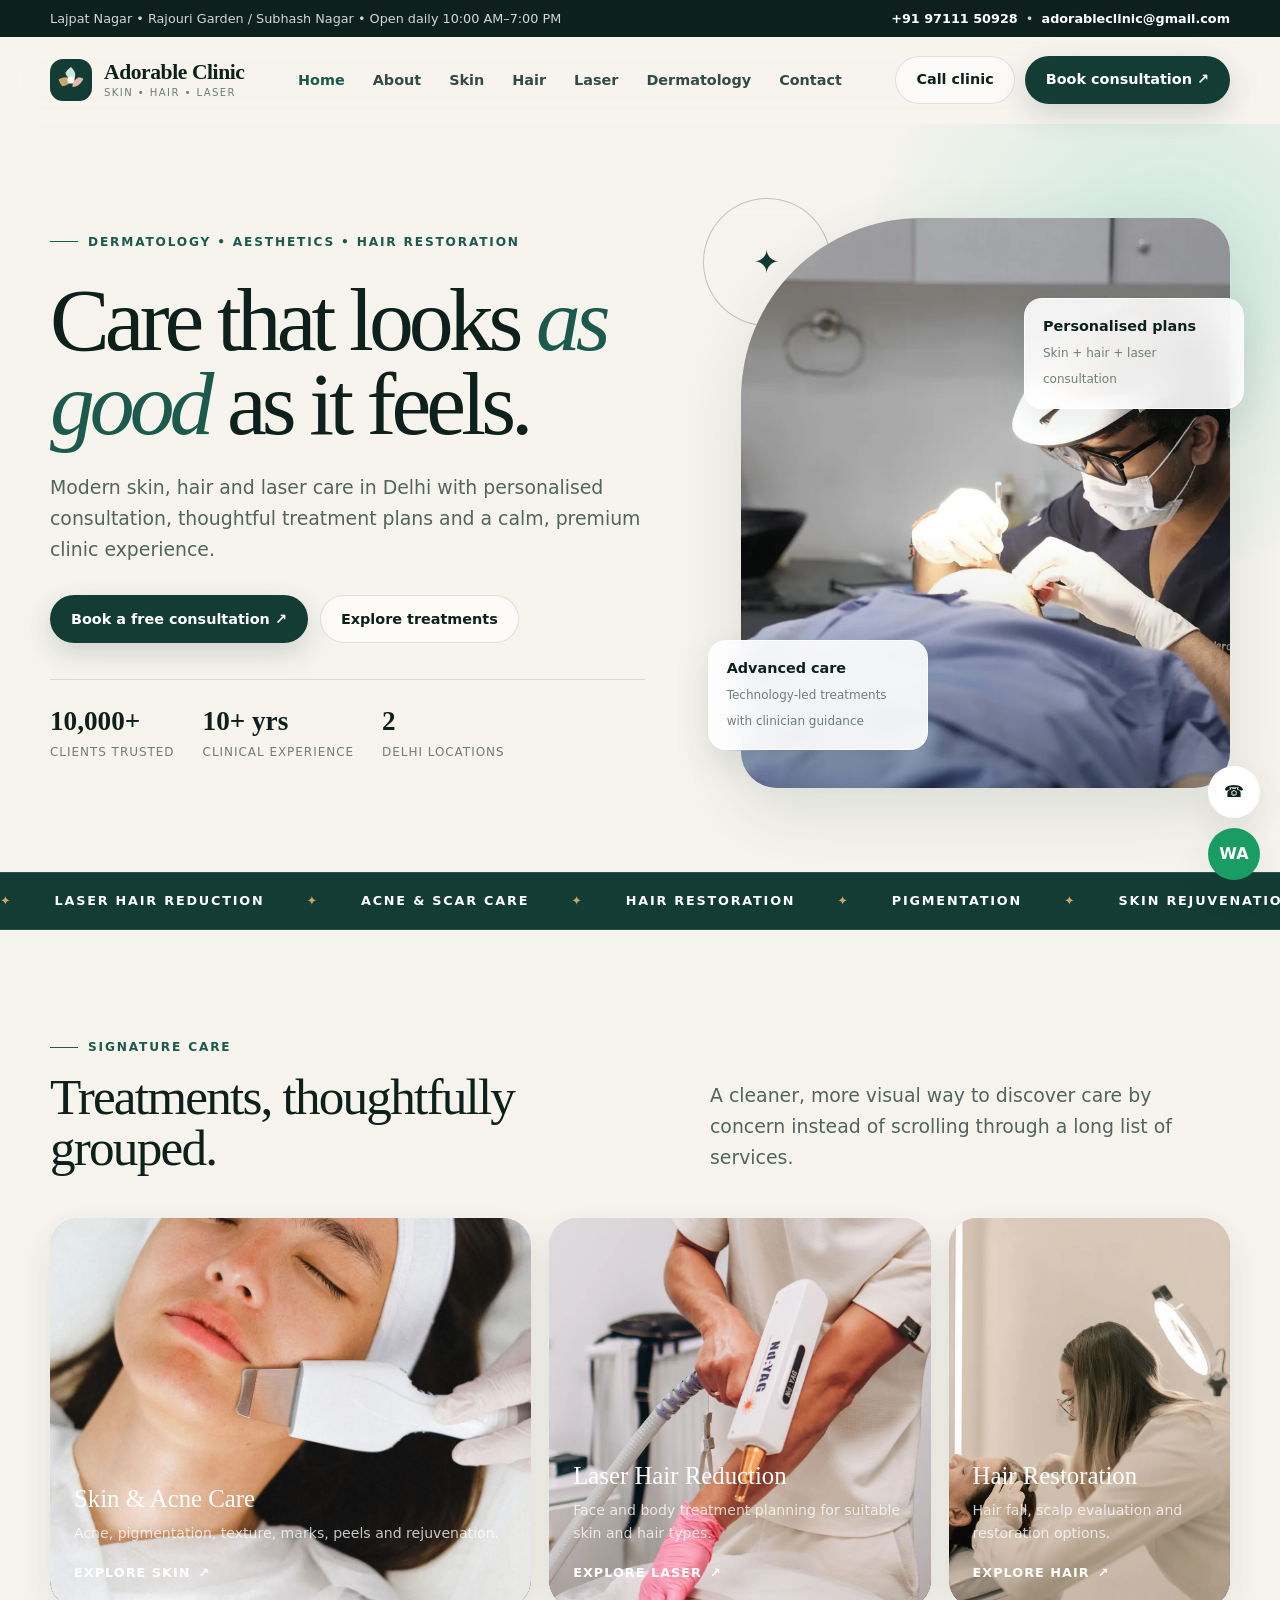
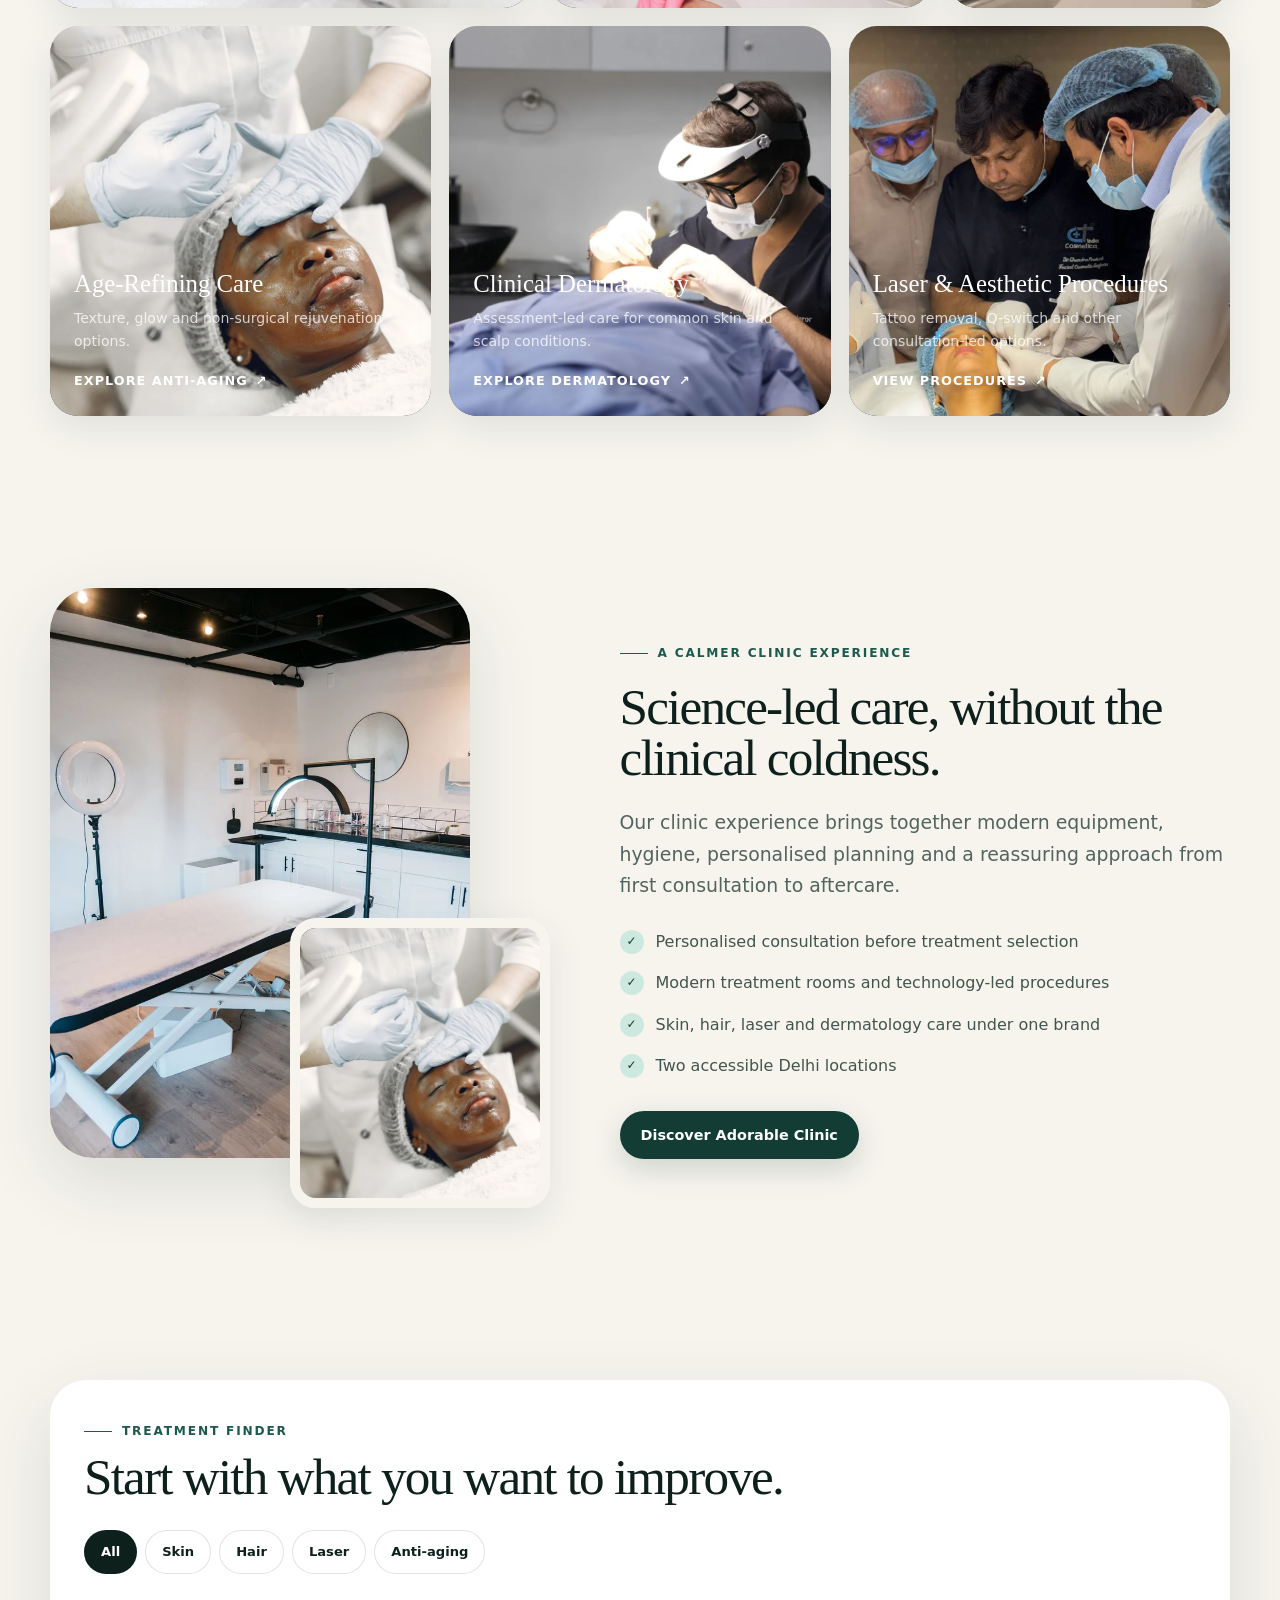
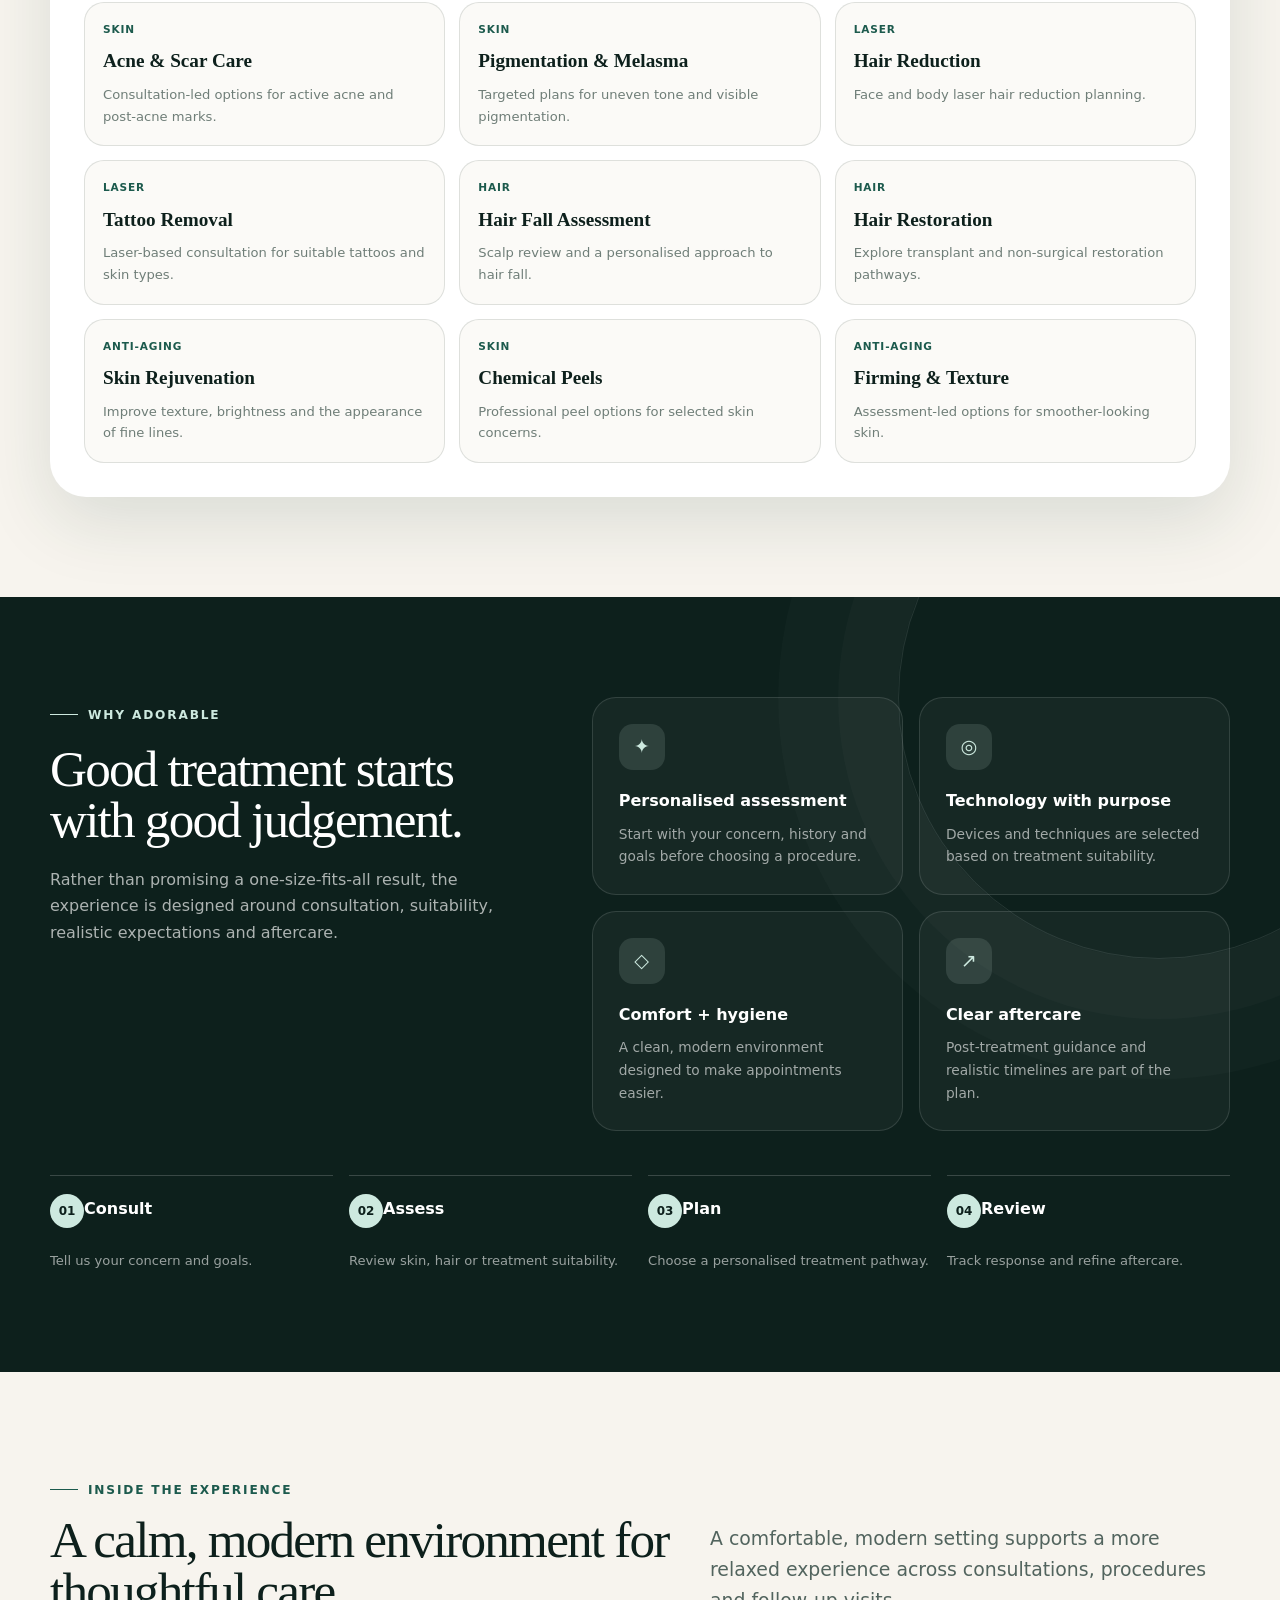
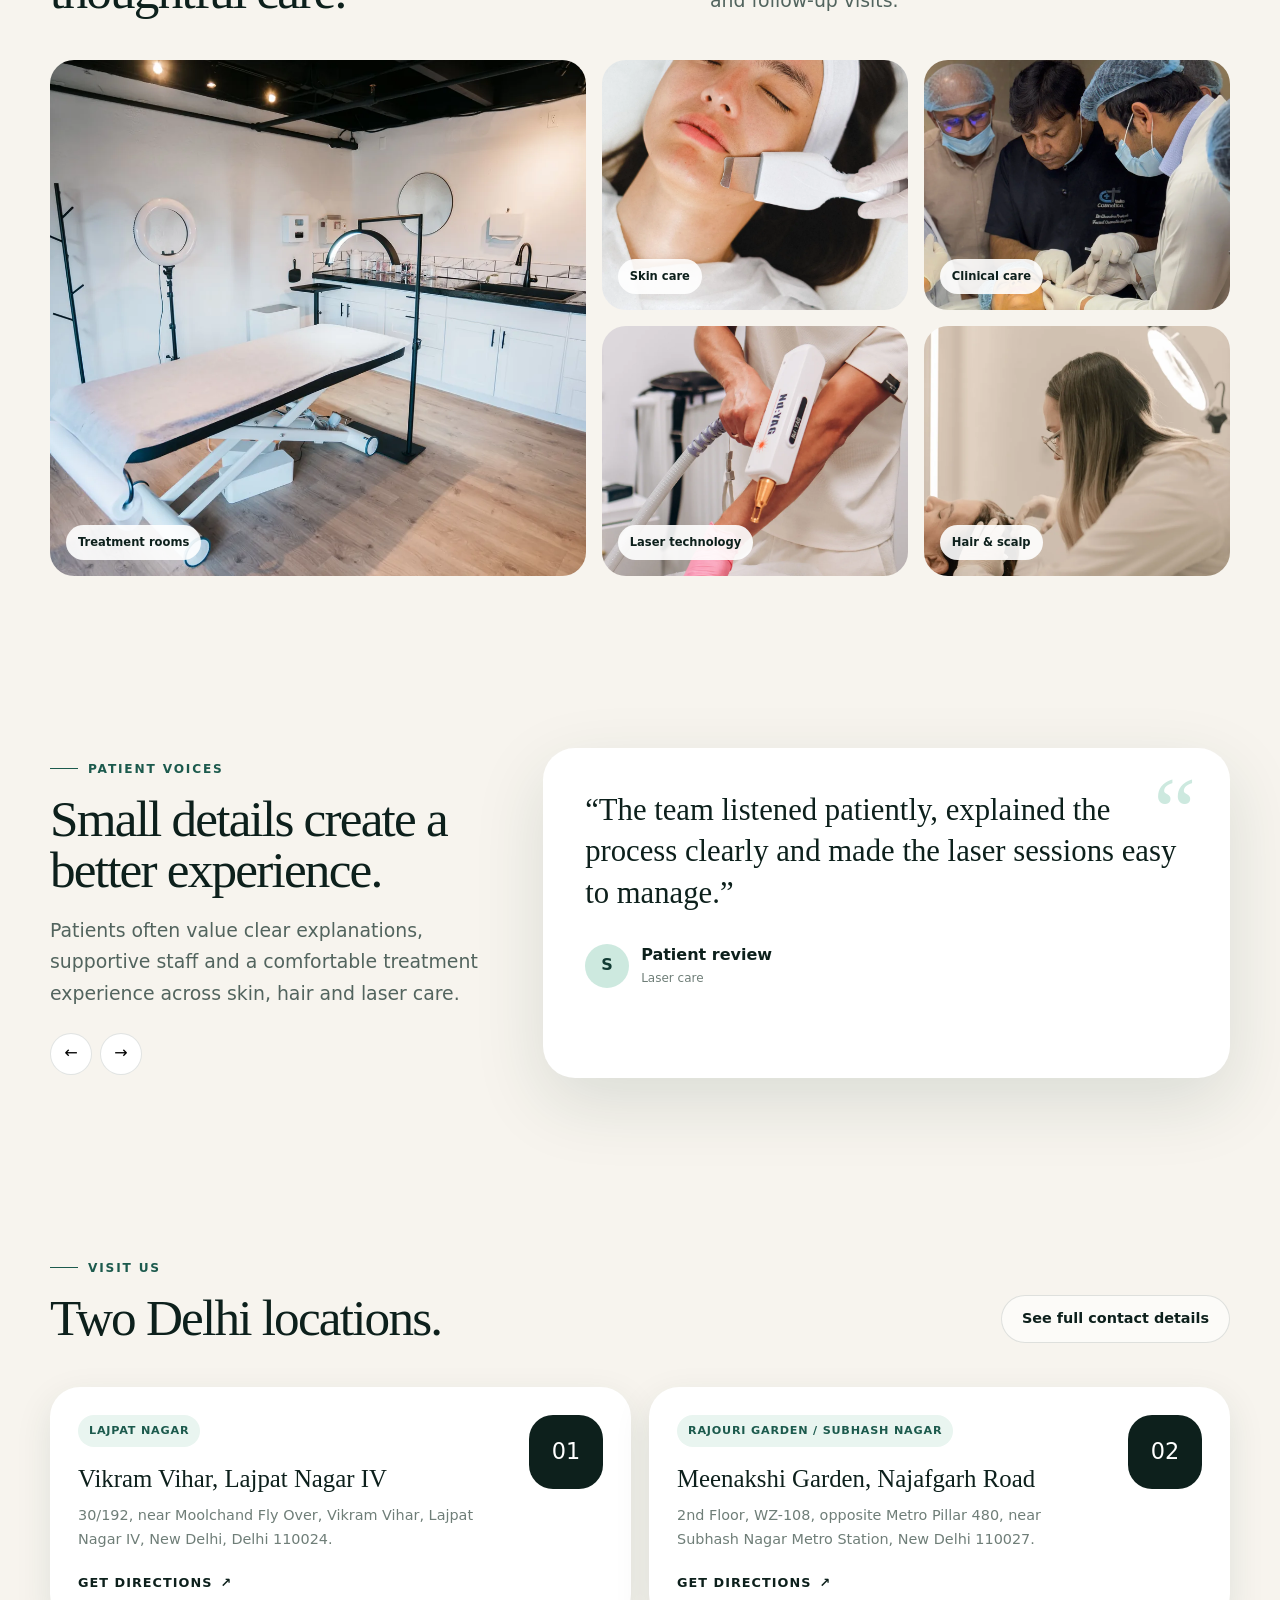
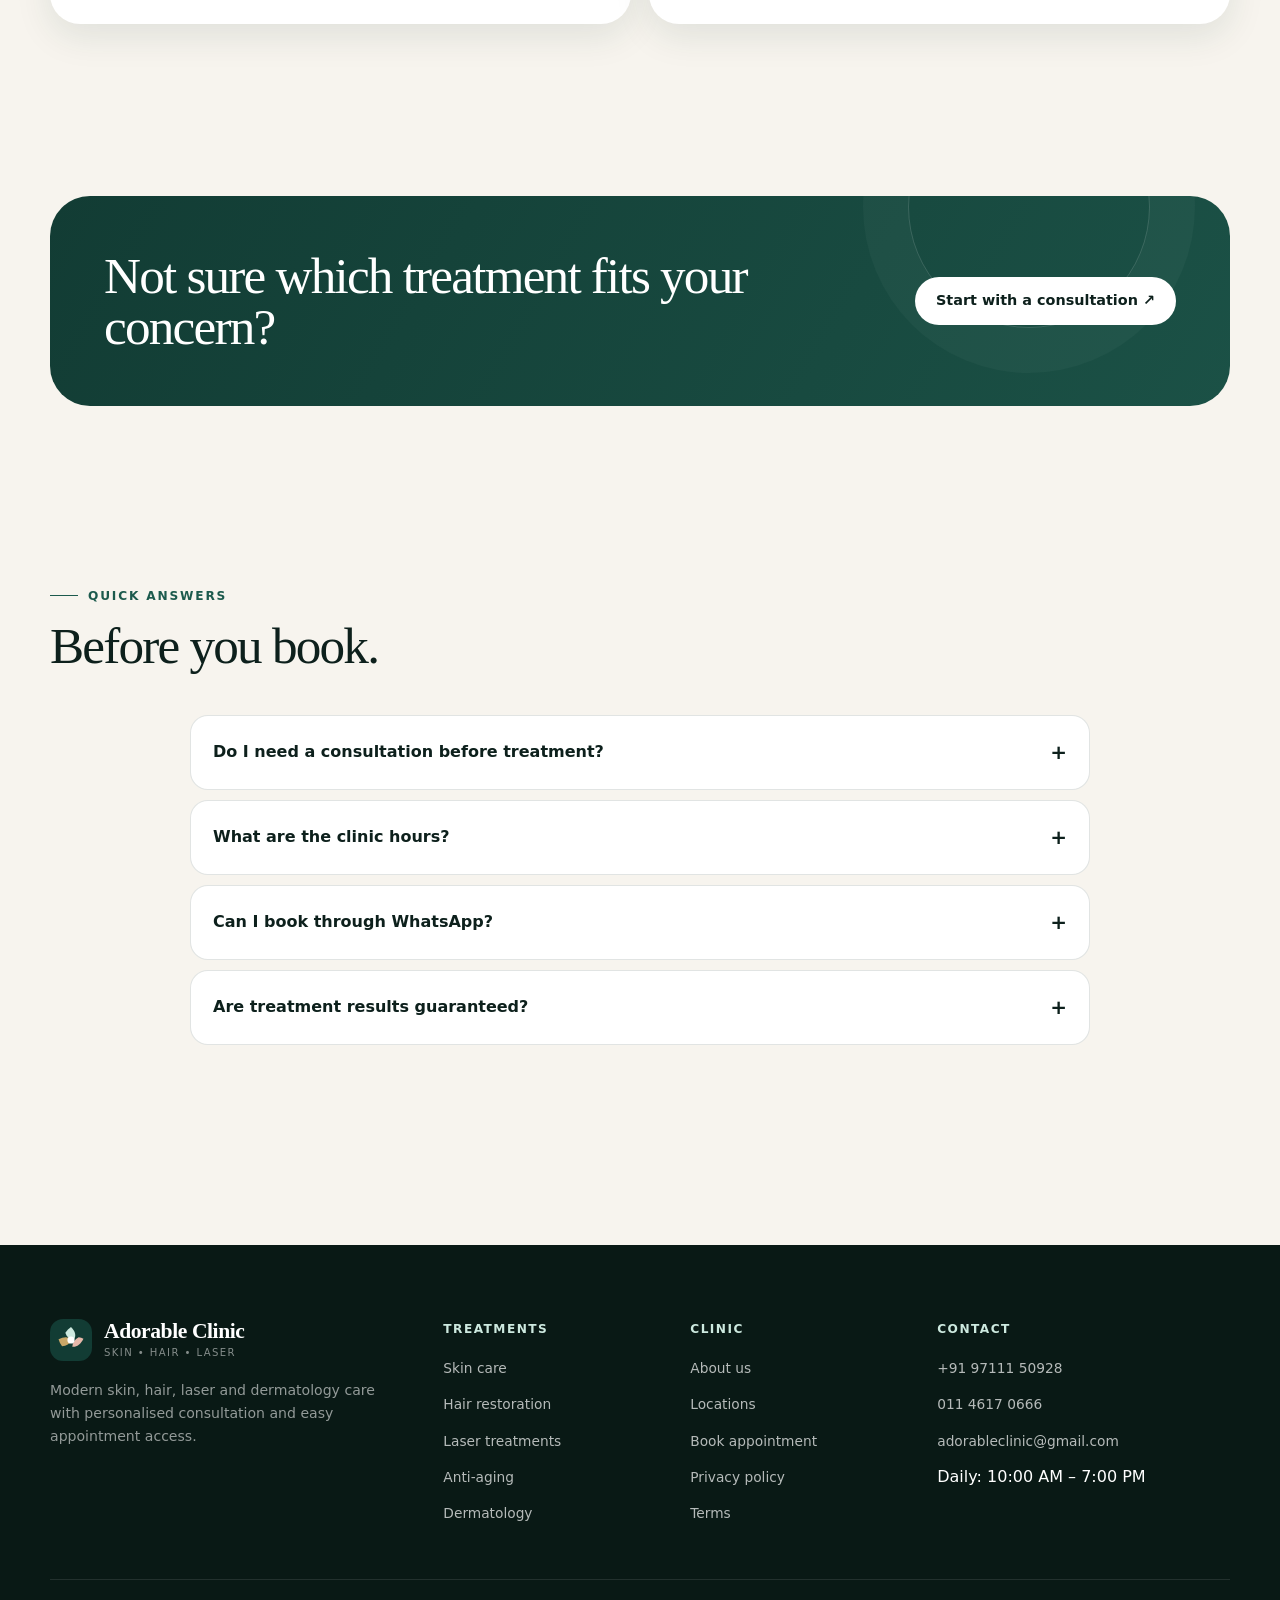
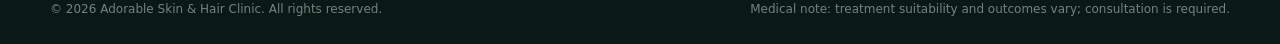
<file: index.html>
<!doctype html>
    <html lang="en"><head><meta charset="utf-8"><meta name="viewport" content="width=device-width,initial-scale=1">
    <title>Adorable Clinic | Modern Skin, Hair & Laser Care in Delhi</title><meta name="description" content="Modern skin, hair, laser and dermatology care in Delhi with easy consultation booking.">
    <meta name="theme-color" content="#123c34"><link rel="icon" href="favicon.svg" type="image/svg+xml"><link rel="stylesheet" href="assets/css/style.css">
    <meta property="og:title" content="Adorable Clinic | Modern Skin, Hair & Laser Care in Delhi"><meta property="og:description" content="Modern skin, hair, laser and dermatology care in Delhi with easy consultation booking."><meta property="og:type" content="website">
    <script type="application/ld+json">{
  "@context":"https://schema.org",
  "@type":"MedicalClinic",
  "name":"Adorable Clinic",
  "telephone":"+91 97111 50928",
  "email":"adorableclinic@gmail.com",
  "address":{"@type":"PostalAddress","streetAddress":"30/192, Vikram Vihar, near Moolchand Fly Over, Lajpat Nagar IV","addressLocality":"New Delhi","addressRegion":"Delhi","postalCode":"110024","addressCountry":"IN"},
  "openingHoursSpecification":[{"@type":"OpeningHoursSpecification","dayOfWeek":["Monday","Tuesday","Wednesday","Thursday","Friday","Saturday","Sunday"],"opens":"10:00","closes":"19:00"}],
  "medicalSpecialty":"Dermatology"
}</script></head><body data-page="home">
<div class="topbar"><div class="container"><span>Lajpat Nagar • Rajouri Garden / Subhash Nagar • Open daily 10:00 AM–7:00 PM</span><span><a href="tel:+919711150928">+91 97111 50928</a> &nbsp;•&nbsp; <a href="mailto:adorableclinic@gmail.com">adorableclinic@gmail.com</a></span></div></div>
<header class="site-header">
  <div class="container nav">
    <a class="brand" href="index.html" aria-label="Adorable Clinic home">
      <img src="assets/images/logo-mark.svg" alt="Adorable Clinic symbol">
      <span class="brand-copy"><strong>Adorable Clinic</strong><span>Skin • Hair • Laser</span></span>
    </a>
    <nav aria-label="Primary navigation"><ul class="nav-links">
      <li><a href="index.html" data-nav="home">Home</a></li>
      <li><a href="about.html" data-nav="about">About</a></li>
      <li><a href="skin.html" data-nav="skin">Skin</a></li>
      <li><a href="hair.html" data-nav="hair">Hair</a></li>
      <li><a href="laser.html" data-nav="laser">Laser</a></li>
      <li><a href="dermatology.html" data-nav="dermatology">Dermatology</a></li>
      <li><a href="contact.html" data-nav="contact">Contact</a></li>
    </ul></nav>
    <div class="nav-actions"><a class="btn btn-ghost" href="tel:+919711150928">Call clinic</a><a class="btn btn-primary" href="appointment.html">Book consultation ↗</a></div>
    <button class="menu-toggle" aria-label="Open menu" aria-expanded="false">☰</button>
  </div>
  <div class="mobile-panel">
    <a href="index.html">Home</a><a href="about.html">About</a><a href="skin.html">Skin</a><a href="hair.html">Hair</a><a href="laser.html">Laser</a><a href="anti-aging.html">Anti-Aging</a><a href="dermatology.html">Dermatology</a><a href="contact.html">Contact</a>
    <a class="btn btn-primary" href="appointment.html">Book consultation</a>
  </div>
</header>

<main>
<section class="hero">
  <div class="container hero-grid">
    <div class="hero-copy reveal">
      <span class="eyebrow">Dermatology • Aesthetics • Hair restoration</span>
      <h1 class="display">Care that looks <em>as good</em> as it feels.</h1>
      <p class="lead">Modern skin, hair and laser care in Delhi with personalised consultation, thoughtful treatment plans and a calm, premium clinic experience.</p>
      <div class="hero-actions"><a class="btn btn-primary" href="appointment.html">Book a free consultation ↗</a><a class="btn btn-ghost" href="#treatments">Explore treatments</a></div>
      <div class="hero-meta"><div class="meta-item"><strong>10,000+</strong><span>Clients trusted</span></div><div class="meta-item"><strong>10+ yrs</strong><span>Clinical experience</span></div><div class="meta-item"><strong>2</strong><span>Delhi locations</span></div></div>
    </div>
    <div class="hero-media reveal">
      <div class="hero-orbit"></div>
      <div class="hero-frame"><img src="assets/images/hero-dermatology.webp" alt="Dermatology treatment inside a modern clinic"></div>
      <div class="float-card float-one"><strong>Personalised plans</strong><span>Skin + hair + laser consultation</span></div>
      <div class="float-card float-two"><strong>Advanced care</strong><span>Technology-led treatments with clinician guidance</span></div>
    </div>
  </div>
</section>
<div class="marquee"><div class="marquee-track"><span>Laser Hair Reduction</span><span>Acne & Scar Care</span><span>Hair Restoration</span><span>Pigmentation</span><span>Skin Rejuvenation</span><span>Dermatology</span><span>Laser Hair Reduction</span><span>Acne & Scar Care</span><span>Hair Restoration</span><span>Pigmentation</span><span>Skin Rejuvenation</span><span>Dermatology</span></div></div>
<section class="section" id="treatments"><div class="container">
  <div class="section-head reveal"><div><span class="eyebrow">Signature care</span><h2 class="h2" style="margin-top:14px">Treatments, thoughtfully grouped.</h2></div><p class="lead">A cleaner, more visual way to discover care by concern instead of scrolling through a long list of services.</p></div>
  <div class="service-grid">
    <a class="service-card reveal" href="skin.html"><img src="assets/images/skin-treatment.webp" alt="Advanced facial skin treatment"><div class="service-card-content"><h3 class="h3">Skin & Acne Care</h3><p>Acne, pigmentation, texture, marks, peels and rejuvenation.</p><span class="mini-link">Explore skin</span></div></a>
    <a class="service-card reveal" href="laser.html"><img src="assets/images/laser-treatment.webp" alt="Laser hair reduction procedure"><div class="service-card-content"><h3 class="h3">Laser Hair Reduction</h3><p>Face and body treatment planning for suitable skin and hair types.</p><span class="mini-link">Explore laser</span></div></a>
    <a class="service-card reveal" href="hair.html"><img src="assets/images/scalp-treatment.webp" alt="Scalp and hair evaluation"><div class="service-card-content"><h3 class="h3">Hair Restoration</h3><p>Hair fall, scalp evaluation and restoration options.</p><span class="mini-link">Explore hair</span></div></a>
    <a class="service-card reveal" href="anti-aging.html"><img src="assets/images/facial-treatment.webp" alt="Facial aesthetic treatment"><div class="service-card-content"><h3 class="h3">Age-Refining Care</h3><p>Texture, glow and non-surgical rejuvenation options.</p><span class="mini-link">Explore anti-aging</span></div></a>
    <a class="service-card reveal" href="dermatology.html"><img src="assets/images/hero-dermatology.webp" alt="Dermatology consultation and procedure"><div class="service-card-content"><h3 class="h3">Clinical Dermatology</h3><p>Assessment-led care for common skin and scalp conditions.</p><span class="mini-link">Explore dermatology</span></div></a>
    <a class="service-card reveal" href="laser.html"><img src="assets/images/clinical-team.webp" alt="Clinical team working in an aesthetic procedure"><div class="service-card-content"><h3 class="h3">Laser & Aesthetic Procedures</h3><p>Tattoo removal, Q-switch and other consultation-led options.</p><span class="mini-link">View procedures</span></div></a>
  </div>
</div></section>
<section class="section-tight"><div class="container about-split">
  <div class="photo-stack reveal"><div class="photo-main"><img src="assets/images/clinic-interior.webp" alt="Modern clinic treatment room"></div><div class="photo-mini"><img src="assets/images/facial-treatment.webp" alt="Facial treatment procedure"></div></div>
  <div class="about-copy reveal"><span class="eyebrow">A calmer clinic experience</span><h2 class="h2">Science-led care, without the clinical coldness.</h2><p class="lead">Our clinic experience brings together modern equipment, hygiene, personalised planning and a reassuring approach from first consultation to aftercare.</p><ul class="check-list"><li>Personalised consultation before treatment selection</li><li>Modern treatment rooms and technology-led procedures</li><li>Skin, hair, laser and dermatology care under one brand</li><li>Two accessible Delhi locations</li></ul><a class="btn btn-primary" href="about.html">Discover Adorable Clinic</a></div>
</div></section>
<section class="section"><div class="container"><div class="finder reveal">
  <span class="eyebrow">Treatment finder</span><div class="section-head" style="margin:10px 0 0"><h2 class="h2">Start with what you want to improve.</h2></div>
  <div class="finder-tabs"><button class="finder-tab active" data-cat="all">All</button><button class="finder-tab" data-cat="skin">Skin</button><button class="finder-tab" data-cat="hair">Hair</button><button class="finder-tab" data-cat="laser">Laser</button><button class="finder-tab" data-cat="age">Anti-aging</button></div>
  <div class="treatment-list">
    <a class="treatment-item" data-cat="skin" href="skin.html"><small>Skin</small><strong>Acne & Scar Care</strong><p>Consultation-led options for active acne and post-acne marks.</p></a>
    <a class="treatment-item" data-cat="skin" href="skin.html"><small>Skin</small><strong>Pigmentation & Melasma</strong><p>Targeted plans for uneven tone and visible pigmentation.</p></a>
    <a class="treatment-item" data-cat="laser" href="laser.html"><small>Laser</small><strong>Hair Reduction</strong><p>Face and body laser hair reduction planning.</p></a>
    <a class="treatment-item" data-cat="laser" href="laser.html"><small>Laser</small><strong>Tattoo Removal</strong><p>Laser-based consultation for suitable tattoos and skin types.</p></a>
    <a class="treatment-item" data-cat="hair" href="hair.html"><small>Hair</small><strong>Hair Fall Assessment</strong><p>Scalp review and a personalised approach to hair fall.</p></a>
    <a class="treatment-item" data-cat="hair" href="hair.html"><small>Hair</small><strong>Hair Restoration</strong><p>Explore transplant and non-surgical restoration pathways.</p></a>
    <a class="treatment-item" data-cat="age" href="anti-aging.html"><small>Anti-aging</small><strong>Skin Rejuvenation</strong><p>Improve texture, brightness and the appearance of fine lines.</p></a>
    <a class="treatment-item" data-cat="skin" href="skin.html"><small>Skin</small><strong>Chemical Peels</strong><p>Professional peel options for selected skin concerns.</p></a>
    <a class="treatment-item" data-cat="age" href="anti-aging.html"><small>Anti-aging</small><strong>Firming & Texture</strong><p>Assessment-led options for smoother-looking skin.</p></a>
  </div>
</div></div></section>
<section class="section dark-section"><div class="container">
  <div class="dark-grid"><div class="dark-copy reveal"><span class="eyebrow" style="color:var(--mint)">Why Adorable</span><h2 class="h2">Good treatment starts with good judgement.</h2><p>Rather than promising a one-size-fits-all result, the experience is designed around consultation, suitability, realistic expectations and aftercare.</p></div><div class="promise-grid">
    <div class="promise reveal"><div class="promise-icon">✦</div><strong>Personalised assessment</strong><p>Start with your concern, history and goals before choosing a procedure.</p></div>
    <div class="promise reveal"><div class="promise-icon">◎</div><strong>Technology with purpose</strong><p>Devices and techniques are selected based on treatment suitability.</p></div>
    <div class="promise reveal"><div class="promise-icon">◇</div><strong>Comfort + hygiene</strong><p>A clean, modern environment designed to make appointments easier.</p></div>
    <div class="promise reveal"><div class="promise-icon">↗</div><strong>Clear aftercare</strong><p>Post-treatment guidance and realistic timelines are part of the plan.</p></div>
  </div></div>
  <div class="steps"><div class="step reveal"><b>01</b><strong>Consult</strong><p>Tell us your concern and goals.</p></div><div class="step reveal"><b>02</b><strong>Assess</strong><p>Review skin, hair or treatment suitability.</p></div><div class="step reveal"><b>03</b><strong>Plan</strong><p>Choose a personalised treatment pathway.</p></div><div class="step reveal"><b>04</b><strong>Review</strong><p>Track response and refine aftercare.</p></div></div>
</div></section>
<section class="section"><div class="container"><div class="section-head reveal"><div><span class="eyebrow">Inside the experience</span><h2 class="h2" style="margin-top:14px">A calm, modern environment for thoughtful care.</h2></div><p class="lead">A comfortable, modern setting supports a more relaxed experience across consultations, procedures and follow-up visits.</p></div>
  <div class="gallery-grid"><div class="gallery-item reveal"><img src="assets/images/clinic-interior.webp" alt="Clinic treatment room"><span class="caption">Treatment rooms</span></div><div class="gallery-item reveal"><img src="assets/images/skin-treatment.webp" alt="Skin procedure"><span class="caption">Skin care</span></div><div class="gallery-item reveal"><img src="assets/images/clinical-team.webp" alt="Clinical team"><span class="caption">Clinical care</span></div><div class="gallery-item reveal"><img src="assets/images/laser-treatment.webp" alt="Laser treatment"><span class="caption">Laser technology</span></div><div class="gallery-item reveal"><img src="assets/images/scalp-treatment.webp" alt="Scalp assessment"><span class="caption">Hair & scalp</span></div></div>
</div></section>
<section class="section-tight"><div class="container testimonials-wrap"><div class="reveal"><span class="eyebrow">Patient voices</span><h2 class="h2" style="margin:14px 0 20px">Small details create a better experience.</h2><p class="lead">Patients often value clear explanations, supportive staff and a comfortable treatment experience across skin, hair and laser care.</p><div class="slider-controls"><button class="slider-btn" data-prev aria-label="Previous review">←</button><button class="slider-btn" data-next aria-label="Next review">→</button></div></div><div class="testimonial-stage reveal"><div class="quote-mark">“</div>
  <div class="testimonial active"><p>“The team listened patiently, explained the process clearly and made the laser sessions easy to manage.”</p><div class="review-author"><div class="avatar">S</div><div><strong>Patient review</strong><span>Laser care</span></div></div></div>
  <div class="testimonial"><p>“I came in for skin rejuvenation and hair-fall concerns and appreciated the supportive, practical approach.”</p><div class="review-author"><div class="avatar">N</div><div><strong>Patient review</strong><span>Skin + hair</span></div></div></div>
  <div class="testimonial"><p>“The staff were cooperative, appointments were easy to arrange and I felt comfortable throughout treatment.”</p><div class="review-author"><div class="avatar">M</div><div><strong>Patient review</strong><span>Full-body laser</span></div></div></div>
</div></div></section>
<section class="section"><div class="container"><div class="section-head reveal"><div><span class="eyebrow">Visit us</span><h2 class="h2" style="margin-top:14px">Two Delhi locations.</h2></div><a class="btn btn-ghost" href="contact.html">See full contact details</a></div><div class="branch-grid">
  <div class="branch-card reveal"><div><span class="tag">Lajpat Nagar</span><h3 class="h3">Vikram Vihar, Lajpat Nagar IV</h3><p>30/192, near Moolchand Fly Over, Vikram Vihar, Lajpat Nagar IV, New Delhi, Delhi 110024.</p><a class="mini-link" href="https://www.google.com/maps/search/?api=1&query=30%2F192%20Vikram%20Vihar%20Lajpat%20Nagar%20New%20Delhi" target="_blank" rel="noopener">Get directions</a></div><div class="branch-badge">01</div></div>
  <div class="branch-card reveal"><div><span class="tag">Rajouri Garden / Subhash Nagar</span><h3 class="h3">Meenakshi Garden, Najafgarh Road</h3><p>2nd Floor, WZ-108, opposite Metro Pillar 480, near Subhash Nagar Metro Station, New Delhi 110027.</p><a class="mini-link" href="https://www.google.com/maps/search/?api=1&query=WZ-108%20Meenakshi%20Garden%20Subhash%20Nagar%20Delhi" target="_blank" rel="noopener">Get directions</a></div><div class="branch-badge">02</div></div>
</div></div></section>
<section class="section-tight"><div class="container"><div class="cta-band reveal"><h2 class="h2">Not sure which treatment fits your concern?</h2><a class="btn btn-light" href="appointment.html">Start with a consultation ↗</a></div></div></section>
<section class="section"><div class="container"><div class="section-head reveal"><div><span class="eyebrow">Quick answers</span><h2 class="h2" style="margin-top:14px">Before you book.</h2></div></div><div class="faq-list">
  <div class="faq-item reveal"><button class="faq-question"><span>Do I need a consultation before treatment?</span><span>+</span></button><div class="faq-answer"><div><p>Yes. Suitability, expectations, medical history and the treatment area should be reviewed before a procedure is selected.</p></div></div></div>
  <div class="faq-item reveal"><button class="faq-question"><span>What are the clinic hours?</span><span>+</span></button><div class="faq-answer"><div><p>The clinic is open daily from 10:00 AM to 7:00 PM.</p></div></div></div>
  <div class="faq-item reveal"><button class="faq-question"><span>Can I book through WhatsApp?</span><span>+</span></button><div class="faq-answer"><div><p>Yes. The appointment form prepares your details and opens WhatsApp so you can send the request directly.</p></div></div></div>
  <div class="faq-item reveal"><button class="faq-question"><span>Are treatment results guaranteed?</span><span>+</span></button><div class="faq-answer"><div><p>No medical or aesthetic result should be treated as guaranteed. Response varies by concern, skin/hair characteristics, treatment plan and aftercare.</p></div></div></div>
</div></div></section>
</main>

<footer class="footer">
  <div class="container">
    <div class="footer-grid">
      <div>
        <a class="brand" href="index.html"><img src="assets/images/logo-mark.svg" alt=""><span class="brand-copy"><strong>Adorable Clinic</strong><span>Skin • Hair • Laser</span></span></a>
        <p>Modern skin, hair, laser and dermatology care with personalised consultation and easy appointment access.</p>
      </div>
      <div><h4>Treatments</h4><ul class="footer-links"><li><a href="skin.html">Skin care</a></li><li><a href="hair.html">Hair restoration</a></li><li><a href="laser.html">Laser treatments</a></li><li><a href="anti-aging.html">Anti-aging</a></li><li><a href="dermatology.html">Dermatology</a></li></ul></div>
      <div><h4>Clinic</h4><ul class="footer-links"><li><a href="about.html">About us</a></li><li><a href="contact.html">Locations</a></li><li><a href="appointment.html">Book appointment</a></li><li><a href="privacy.html">Privacy policy</a></li><li><a href="terms.html">Terms</a></li></ul></div>
      <div><h4>Contact</h4><ul class="footer-links"><li><a href="tel:+919711150928">+91 97111 50928</a></li><li><a href="tel:+911146170666">011 4617 0666</a></li><li><a href="mailto:adorableclinic@gmail.com">adorableclinic@gmail.com</a></li><li>Daily: 10:00 AM – 7:00 PM</li></ul></div>
    </div>
    <div class="footer-bottom"><span>© 2026 Adorable Skin & Hair Clinic. All rights reserved.</span><span>Medical note: treatment suitability and outcomes vary; consultation is required.</span></div>
  </div>
</footer>
<div class="floating-actions"><a class="float-action float-call" href="tel:+919711150928" aria-label="Call Adorable Clinic">☎</a><a class="float-action float-wa" href="https://wa.me/919711150928" target="_blank" rel="noopener" aria-label="WhatsApp Adorable Clinic">WA</a></div>
<div class="toast" aria-live="polite"></div>
<script src="assets/js/main.js"></script>
</body></html>
</file>
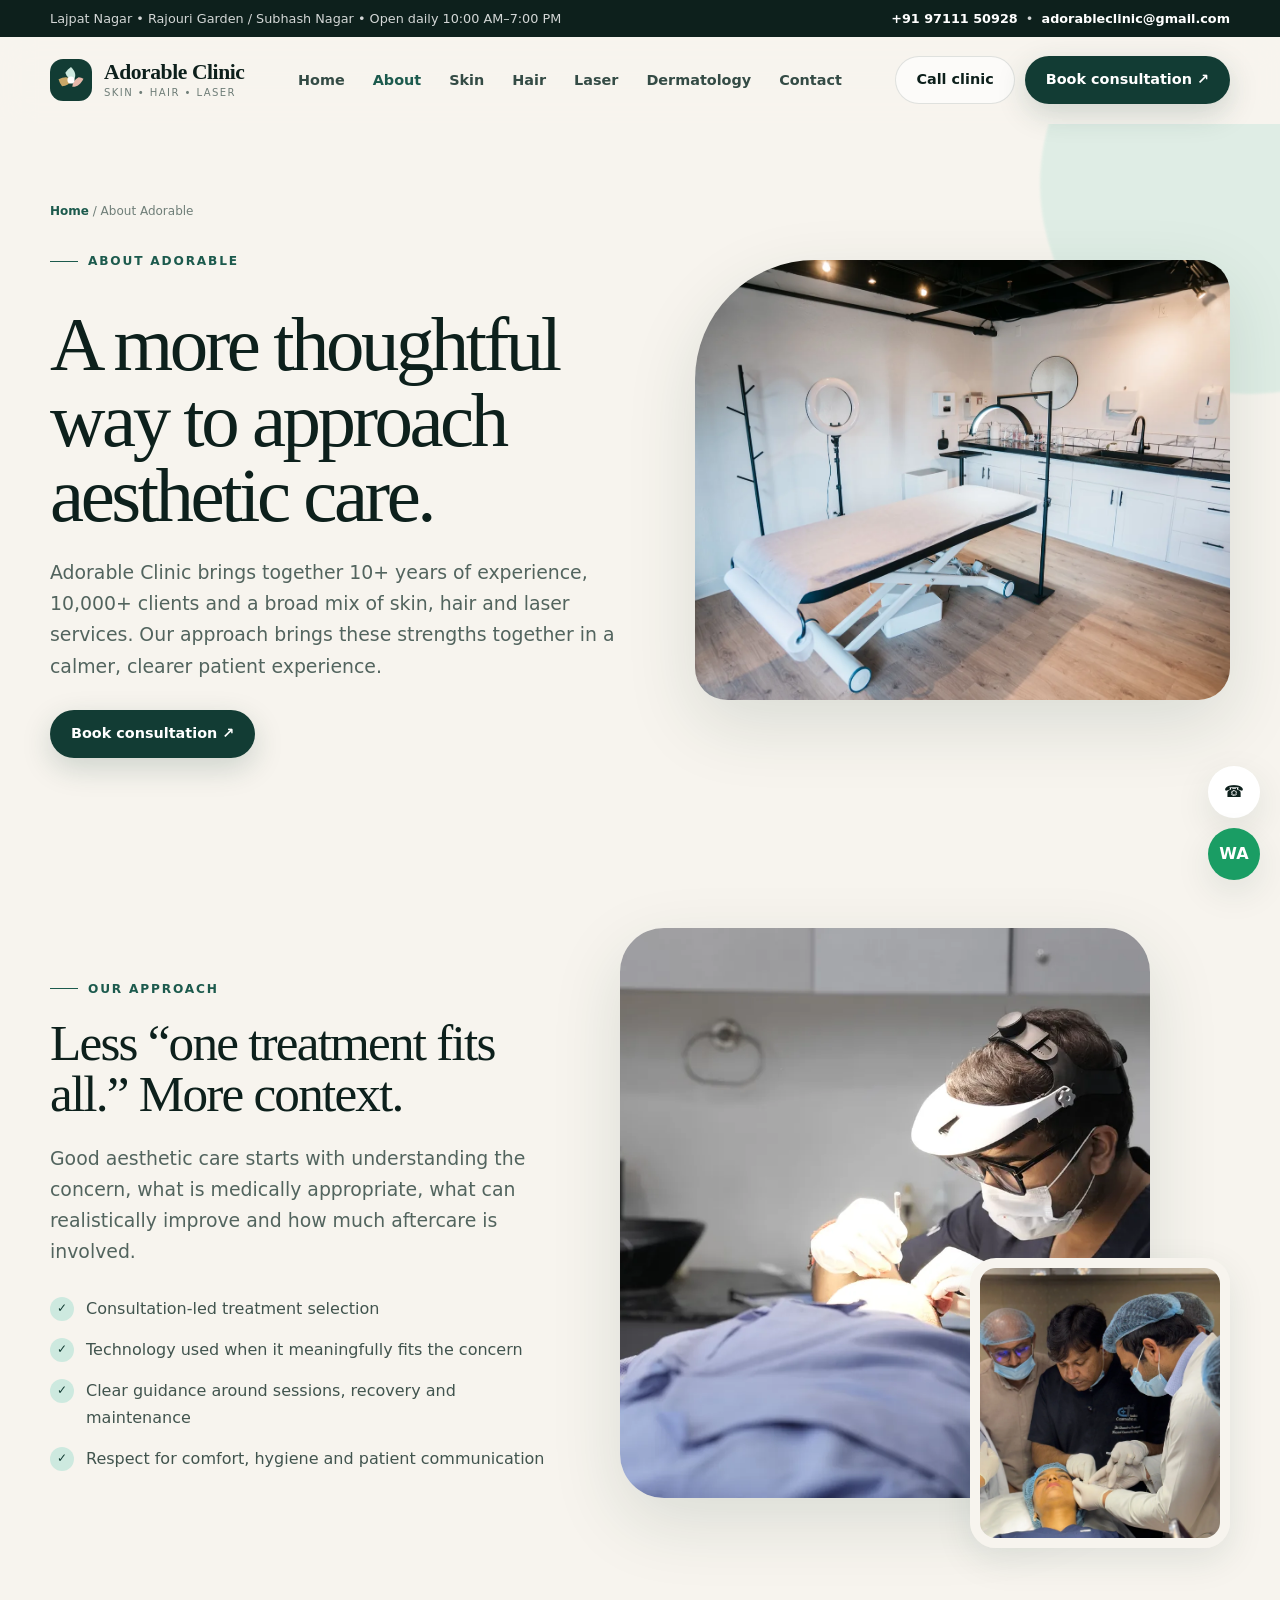
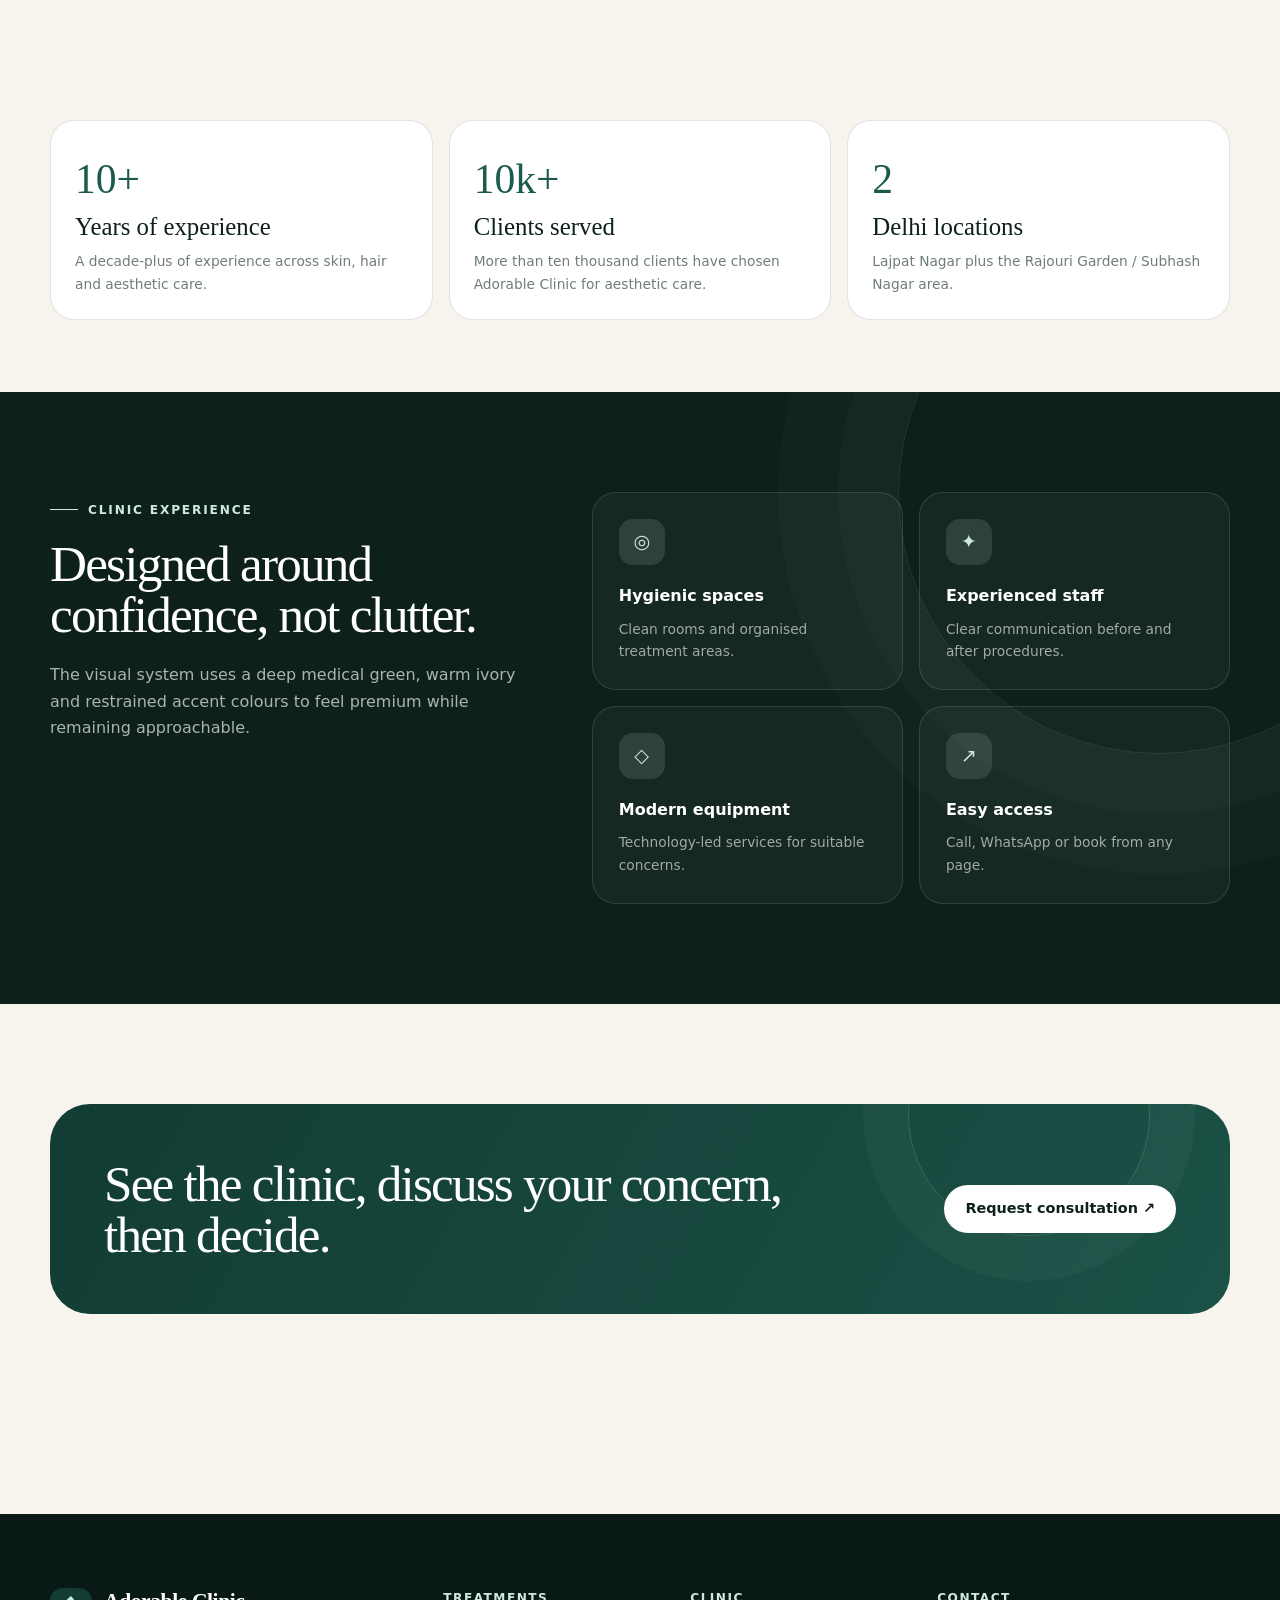
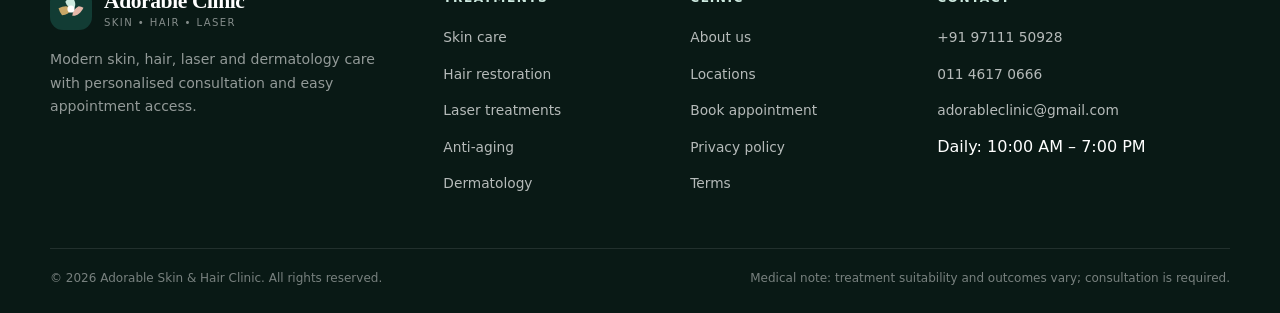
<file: about.html>
<!doctype html>
    <html lang="en"><head><meta charset="utf-8"><meta name="viewport" content="width=device-width,initial-scale=1">
    <title>About Adorable Clinic | Skin, Hair & Laser Care Delhi</title><meta name="description" content="Learn about Adorable Clinic, its Delhi locations, treatment approach and modern clinic experience.">
    <meta name="theme-color" content="#123c34"><link rel="icon" href="favicon.svg" type="image/svg+xml"><link rel="stylesheet" href="assets/css/style.css">
    <meta property="og:title" content="About Adorable Clinic | Skin, Hair & Laser Care Delhi"><meta property="og:description" content="Learn about Adorable Clinic, its Delhi locations, treatment approach and modern clinic experience."><meta property="og:type" content="website">
    </head><body data-page="about">
<div class="topbar"><div class="container"><span>Lajpat Nagar • Rajouri Garden / Subhash Nagar • Open daily 10:00 AM–7:00 PM</span><span><a href="tel:+919711150928">+91 97111 50928</a> &nbsp;•&nbsp; <a href="mailto:adorableclinic@gmail.com">adorableclinic@gmail.com</a></span></div></div>
<header class="site-header">
  <div class="container nav">
    <a class="brand" href="index.html" aria-label="Adorable Clinic home">
      <img src="assets/images/logo-mark.svg" alt="Adorable Clinic symbol">
      <span class="brand-copy"><strong>Adorable Clinic</strong><span>Skin • Hair • Laser</span></span>
    </a>
    <nav aria-label="Primary navigation"><ul class="nav-links">
      <li><a href="index.html" data-nav="home">Home</a></li>
      <li><a href="about.html" data-nav="about">About</a></li>
      <li><a href="skin.html" data-nav="skin">Skin</a></li>
      <li><a href="hair.html" data-nav="hair">Hair</a></li>
      <li><a href="laser.html" data-nav="laser">Laser</a></li>
      <li><a href="dermatology.html" data-nav="dermatology">Dermatology</a></li>
      <li><a href="contact.html" data-nav="contact">Contact</a></li>
    </ul></nav>
    <div class="nav-actions"><a class="btn btn-ghost" href="tel:+919711150928">Call clinic</a><a class="btn btn-primary" href="appointment.html">Book consultation ↗</a></div>
    <button class="menu-toggle" aria-label="Open menu" aria-expanded="false">☰</button>
  </div>
  <div class="mobile-panel">
    <a href="index.html">Home</a><a href="about.html">About</a><a href="skin.html">Skin</a><a href="hair.html">Hair</a><a href="laser.html">Laser</a><a href="anti-aging.html">Anti-Aging</a><a href="dermatology.html">Dermatology</a><a href="contact.html">Contact</a>
    <a class="btn btn-primary" href="appointment.html">Book consultation</a>
  </div>
</header>
<section class="page-hero"><div class="container page-hero-grid"><div class="page-hero-copy reveal"><div class="breadcrumbs"><a href="index.html">Home</a> / About Adorable</div><span class="eyebrow">About Adorable</span><h1 class="h1" style="margin-top:16px">A more thoughtful way to approach aesthetic care.</h1><p class="lead">Adorable Clinic brings together 10+ years of experience, 10,000+ clients and a broad mix of skin, hair and laser services. Our approach brings these strengths together in a calmer, clearer patient experience.</p><a class="btn btn-primary" href="appointment.html">Book consultation ↗</a></div><div class="page-hero-img reveal"><img src="assets/images/clinic-interior.webp" alt="Modern aesthetic clinic room"></div></div></section>
<section class="section"><div class="container about-split"><div class="about-copy reveal"><span class="eyebrow">Our approach</span><h2 class="h2">Less “one treatment fits all.” More context.</h2><p class="lead">Good aesthetic care starts with understanding the concern, what is medically appropriate, what can realistically improve and how much aftercare is involved.</p><ul class="check-list"><li>Consultation-led treatment selection</li><li>Technology used when it meaningfully fits the concern</li><li>Clear guidance around sessions, recovery and maintenance</li><li>Respect for comfort, hygiene and patient communication</li></ul></div><div class="photo-stack reveal"><div class="photo-main"><img src="assets/images/hero-dermatology.webp" alt="Dermatology procedure"></div><div class="photo-mini"><img src="assets/images/clinical-team.webp" alt="Clinical care team"></div></div></div></section>
<section class="section-tight"><div class="container"><div class="feature-cards"><div class="feature-card reveal"><div class="num">10+</div><h3 class="h3">Years of experience</h3><p>A decade-plus of experience across skin, hair and aesthetic care.</p></div><div class="feature-card reveal"><div class="num">10k+</div><h3 class="h3">Clients served</h3><p>More than ten thousand clients have chosen Adorable Clinic for aesthetic care.</p></div><div class="feature-card reveal"><div class="num">2</div><h3 class="h3">Delhi locations</h3><p>Lajpat Nagar plus the Rajouri Garden / Subhash Nagar area.</p></div></div></div></section>
<section class="section dark-section"><div class="container dark-grid"><div class="dark-copy reveal"><span class="eyebrow" style="color:var(--mint)">Clinic experience</span><h2 class="h2">Designed around confidence, not clutter.</h2><p>The visual system uses a deep medical green, warm ivory and restrained accent colours to feel premium while remaining approachable.</p></div><div class="promise-grid"><div class="promise reveal"><div class="promise-icon">◎</div><strong>Hygienic spaces</strong><p>Clean rooms and organised treatment areas.</p></div><div class="promise reveal"><div class="promise-icon">✦</div><strong>Experienced staff</strong><p>Clear communication before and after procedures.</p></div><div class="promise reveal"><div class="promise-icon">◇</div><strong>Modern equipment</strong><p>Technology-led services for suitable concerns.</p></div><div class="promise reveal"><div class="promise-icon">↗</div><strong>Easy access</strong><p>Call, WhatsApp or book from any page.</p></div></div></div></section>
<section class="section"><div class="container"><div class="cta-band reveal"><h2 class="h2">See the clinic, discuss your concern, then decide.</h2><a class="btn btn-light" href="appointment.html">Request consultation ↗</a></div></div></section>

<footer class="footer">
  <div class="container">
    <div class="footer-grid">
      <div>
        <a class="brand" href="index.html"><img src="assets/images/logo-mark.svg" alt=""><span class="brand-copy"><strong>Adorable Clinic</strong><span>Skin • Hair • Laser</span></span></a>
        <p>Modern skin, hair, laser and dermatology care with personalised consultation and easy appointment access.</p>
      </div>
      <div><h4>Treatments</h4><ul class="footer-links"><li><a href="skin.html">Skin care</a></li><li><a href="hair.html">Hair restoration</a></li><li><a href="laser.html">Laser treatments</a></li><li><a href="anti-aging.html">Anti-aging</a></li><li><a href="dermatology.html">Dermatology</a></li></ul></div>
      <div><h4>Clinic</h4><ul class="footer-links"><li><a href="about.html">About us</a></li><li><a href="contact.html">Locations</a></li><li><a href="appointment.html">Book appointment</a></li><li><a href="privacy.html">Privacy policy</a></li><li><a href="terms.html">Terms</a></li></ul></div>
      <div><h4>Contact</h4><ul class="footer-links"><li><a href="tel:+919711150928">+91 97111 50928</a></li><li><a href="tel:+911146170666">011 4617 0666</a></li><li><a href="mailto:adorableclinic@gmail.com">adorableclinic@gmail.com</a></li><li>Daily: 10:00 AM – 7:00 PM</li></ul></div>
    </div>
    <div class="footer-bottom"><span>© 2026 Adorable Skin & Hair Clinic. All rights reserved.</span><span>Medical note: treatment suitability and outcomes vary; consultation is required.</span></div>
  </div>
</footer>
<div class="floating-actions"><a class="float-action float-call" href="tel:+919711150928" aria-label="Call Adorable Clinic">☎</a><a class="float-action float-wa" href="https://wa.me/919711150928" target="_blank" rel="noopener" aria-label="WhatsApp Adorable Clinic">WA</a></div>
<div class="toast" aria-live="polite"></div>
<script src="assets/js/main.js"></script>
</body></html>
</file>
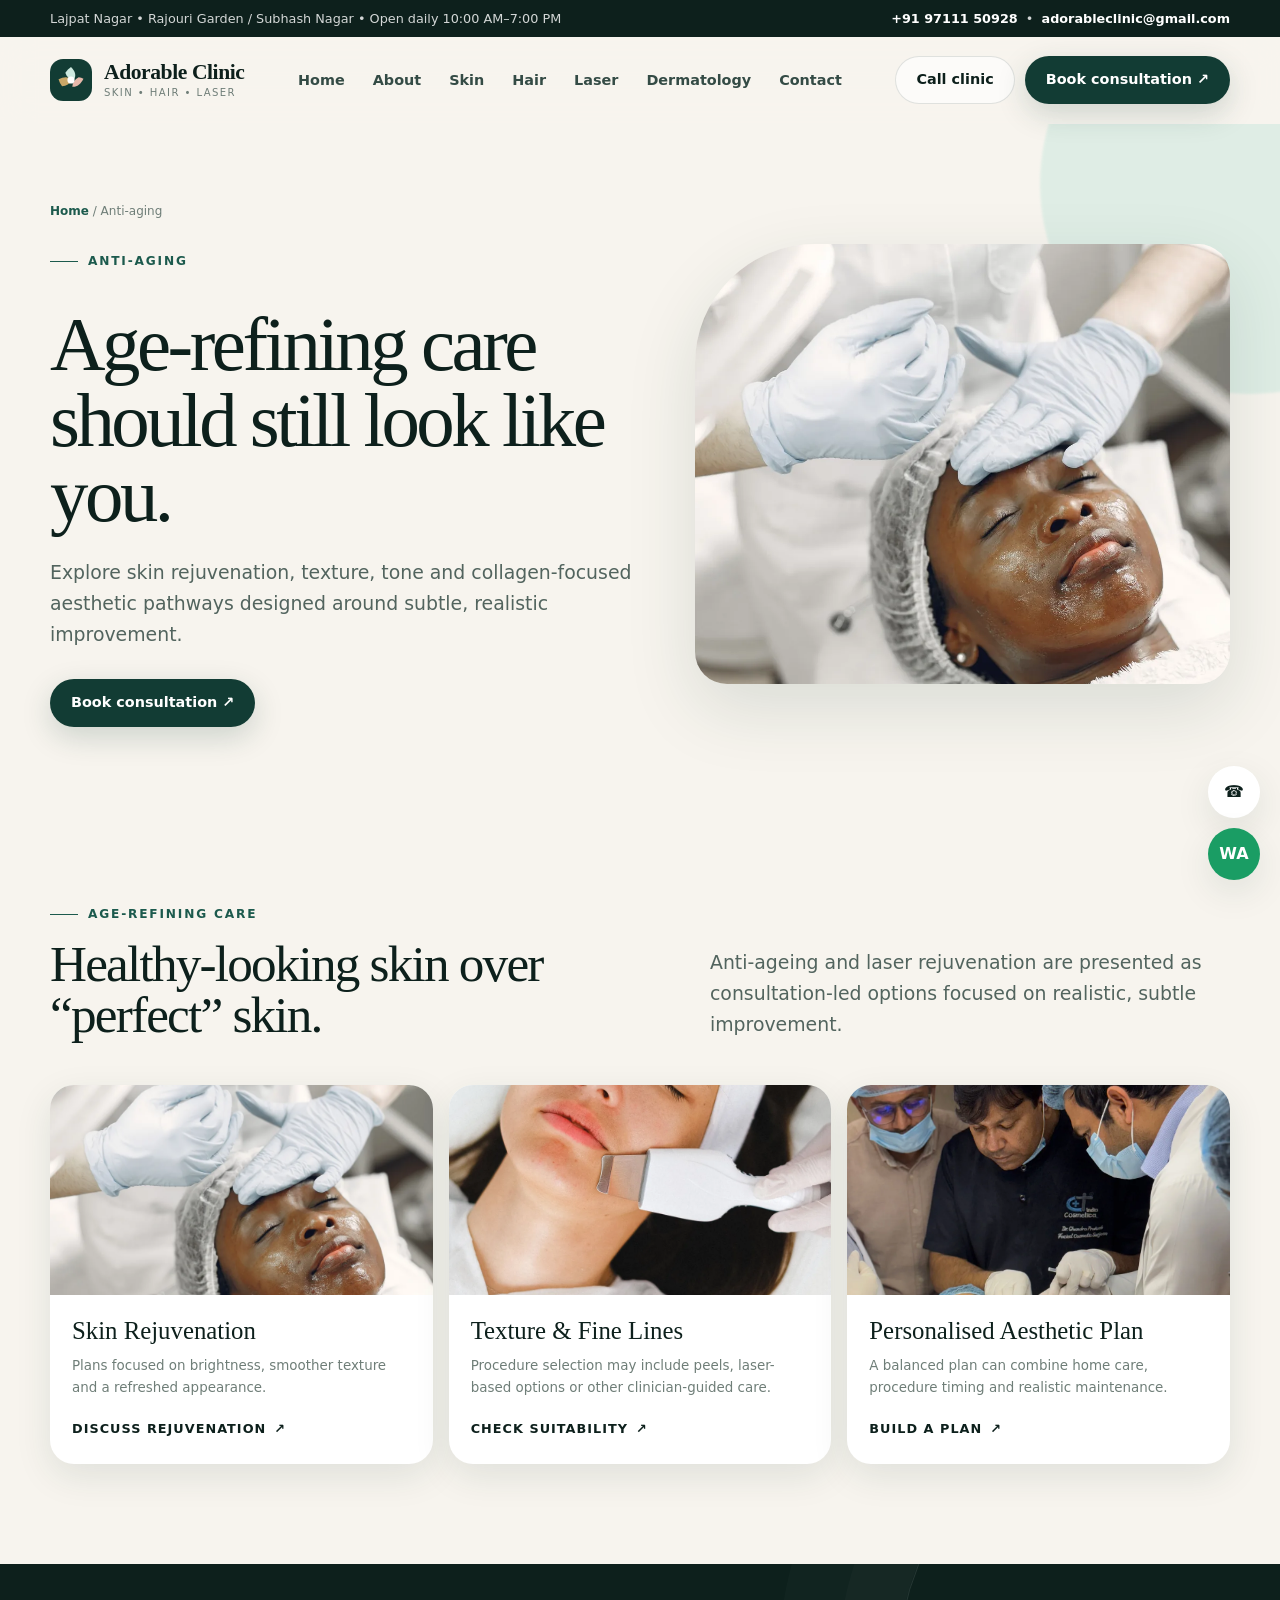
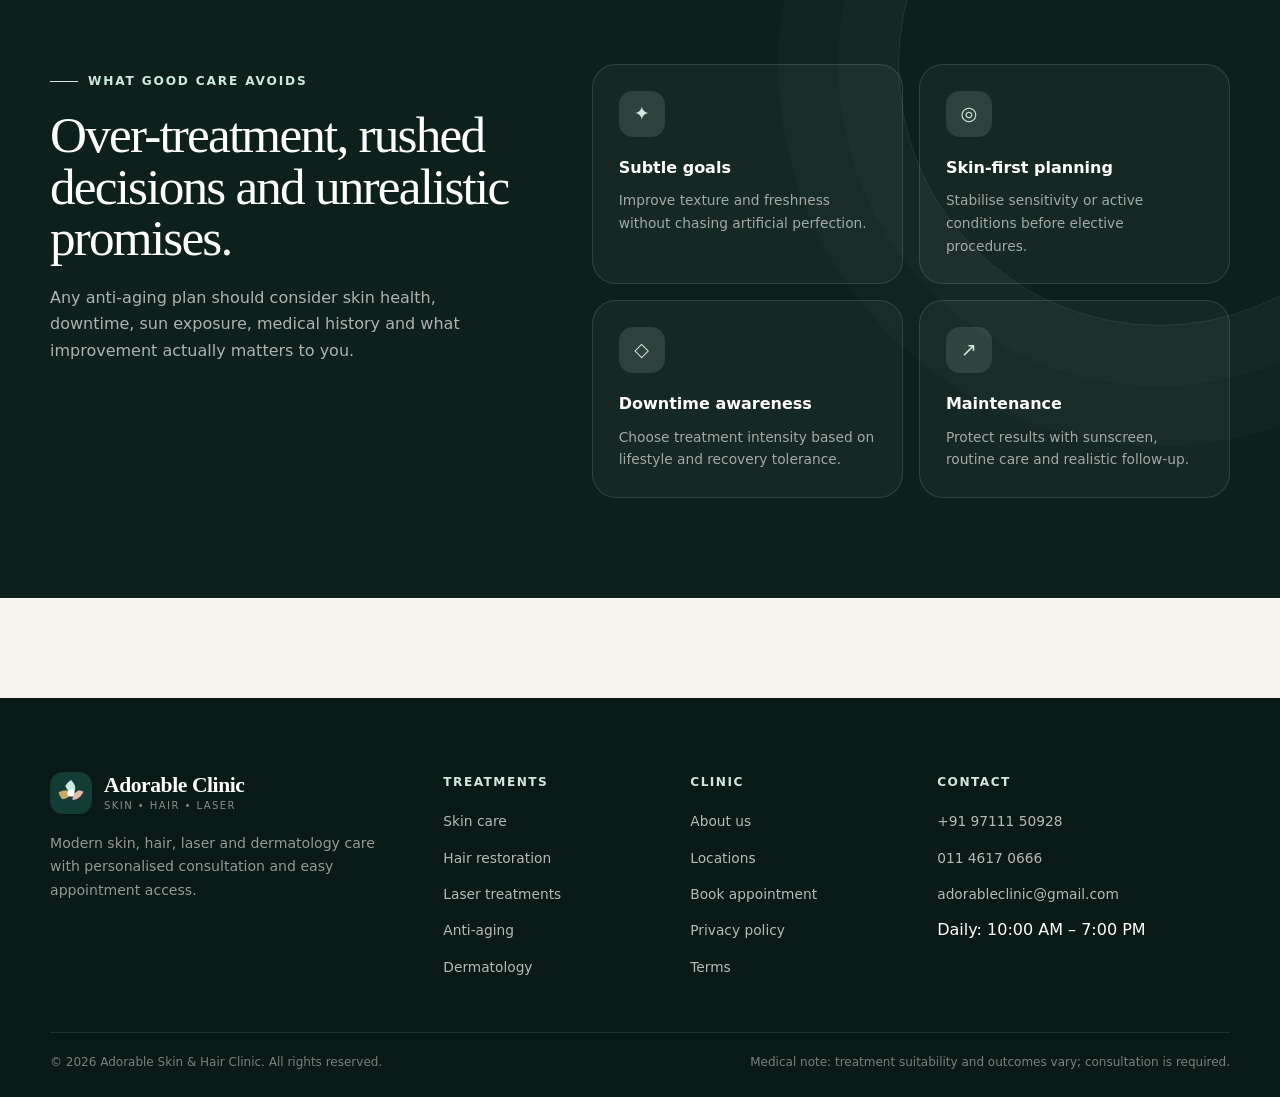
<file: anti-aging.html>
<!doctype html>
    <html lang="en"><head><meta charset="utf-8"><meta name="viewport" content="width=device-width,initial-scale=1">
    <title>Anti-Aging & Skin Rejuvenation Delhi | Adorable Clinic</title><meta name="description" content="Explore anti-aging, skin rejuvenation, texture and fine-line care with a personalised consultation at Adorable Clinic.">
    <meta name="theme-color" content="#123c34"><link rel="icon" href="favicon.svg" type="image/svg+xml"><link rel="stylesheet" href="assets/css/style.css">
    <meta property="og:title" content="Anti-Aging & Skin Rejuvenation Delhi | Adorable Clinic"><meta property="og:description" content="Explore anti-aging, skin rejuvenation, texture and fine-line care with a personalised consultation at Adorable Clinic."><meta property="og:type" content="website">
    </head><body data-page="anti">
<div class="topbar"><div class="container"><span>Lajpat Nagar • Rajouri Garden / Subhash Nagar • Open daily 10:00 AM–7:00 PM</span><span><a href="tel:+919711150928">+91 97111 50928</a> &nbsp;•&nbsp; <a href="mailto:adorableclinic@gmail.com">adorableclinic@gmail.com</a></span></div></div>
<header class="site-header">
  <div class="container nav">
    <a class="brand" href="index.html" aria-label="Adorable Clinic home">
      <img src="assets/images/logo-mark.svg" alt="Adorable Clinic symbol">
      <span class="brand-copy"><strong>Adorable Clinic</strong><span>Skin • Hair • Laser</span></span>
    </a>
    <nav aria-label="Primary navigation"><ul class="nav-links">
      <li><a href="index.html" data-nav="home">Home</a></li>
      <li><a href="about.html" data-nav="about">About</a></li>
      <li><a href="skin.html" data-nav="skin">Skin</a></li>
      <li><a href="hair.html" data-nav="hair">Hair</a></li>
      <li><a href="laser.html" data-nav="laser">Laser</a></li>
      <li><a href="dermatology.html" data-nav="dermatology">Dermatology</a></li>
      <li><a href="contact.html" data-nav="contact">Contact</a></li>
    </ul></nav>
    <div class="nav-actions"><a class="btn btn-ghost" href="tel:+919711150928">Call clinic</a><a class="btn btn-primary" href="appointment.html">Book consultation ↗</a></div>
    <button class="menu-toggle" aria-label="Open menu" aria-expanded="false">☰</button>
  </div>
  <div class="mobile-panel">
    <a href="index.html">Home</a><a href="about.html">About</a><a href="skin.html">Skin</a><a href="hair.html">Hair</a><a href="laser.html">Laser</a><a href="anti-aging.html">Anti-Aging</a><a href="dermatology.html">Dermatology</a><a href="contact.html">Contact</a>
    <a class="btn btn-primary" href="appointment.html">Book consultation</a>
  </div>
</header>
<section class="page-hero"><div class="container page-hero-grid"><div class="page-hero-copy reveal"><div class="breadcrumbs"><a href="index.html">Home</a> / Anti-aging</div><span class="eyebrow">Anti-aging</span><h1 class="h1" style="margin-top:16px">Age-refining care should still look like you.</h1><p class="lead">Explore skin rejuvenation, texture, tone and collagen-focused aesthetic pathways designed around subtle, realistic improvement.</p><a class="btn btn-primary" href="appointment.html">Book consultation ↗</a></div><div class="page-hero-img reveal"><img src="assets/images/facial-treatment.webp" alt="Facial rejuvenation treatment"></div></div></section>
<section class="section"><div class="container"><div class="section-head reveal"><div><span class="eyebrow">Age-refining care</span><h2 class="h2" style="margin-top:14px">Healthy-looking skin over “perfect” skin.</h2></div><p class="lead">Anti-ageing and laser rejuvenation are presented as consultation-led options focused on realistic, subtle improvement.</p></div><div class="treatments-grid"><div class="treatment-card reveal"><img src="assets/images/facial-treatment.webp" alt="Facial rejuvenation"><div class="copy"><h3 class="h3">Skin Rejuvenation</h3><p>Plans focused on brightness, smoother texture and a refreshed appearance.</p><a class="mini-link" href="appointment.html">Discuss rejuvenation</a></div></div><div class="treatment-card reveal"><img src="assets/images/skin-treatment.webp" alt="Skin texture treatment"><div class="copy"><h3 class="h3">Texture & Fine Lines</h3><p>Procedure selection may include peels, laser-based options or other clinician-guided care.</p><a class="mini-link" href="appointment.html">Check suitability</a></div></div><div class="treatment-card reveal"><img src="assets/images/clinical-team.webp" alt="Aesthetic clinical procedure"><div class="copy"><h3 class="h3">Personalised Aesthetic Plan</h3><p>A balanced plan can combine home care, procedure timing and realistic maintenance.</p><a class="mini-link" href="appointment.html">Build a plan</a></div></div></div></div></section>
<section class="section dark-section"><div class="container dark-grid"><div class="dark-copy reveal"><span class="eyebrow" style="color:var(--mint)">What good care avoids</span><h2 class="h2">Over-treatment, rushed decisions and unrealistic promises.</h2><p>Any anti-aging plan should consider skin health, downtime, sun exposure, medical history and what improvement actually matters to you.</p></div><div class="promise-grid"><div class="promise reveal"><div class="promise-icon">✦</div><strong>Subtle goals</strong><p>Improve texture and freshness without chasing artificial perfection.</p></div><div class="promise reveal"><div class="promise-icon">◎</div><strong>Skin-first planning</strong><p>Stabilise sensitivity or active conditions before elective procedures.</p></div><div class="promise reveal"><div class="promise-icon">◇</div><strong>Downtime awareness</strong><p>Choose treatment intensity based on lifestyle and recovery tolerance.</p></div><div class="promise reveal"><div class="promise-icon">↗</div><strong>Maintenance</strong><p>Protect results with sunscreen, routine care and realistic follow-up.</p></div></div></div></section>

<footer class="footer">
  <div class="container">
    <div class="footer-grid">
      <div>
        <a class="brand" href="index.html"><img src="assets/images/logo-mark.svg" alt=""><span class="brand-copy"><strong>Adorable Clinic</strong><span>Skin • Hair • Laser</span></span></a>
        <p>Modern skin, hair, laser and dermatology care with personalised consultation and easy appointment access.</p>
      </div>
      <div><h4>Treatments</h4><ul class="footer-links"><li><a href="skin.html">Skin care</a></li><li><a href="hair.html">Hair restoration</a></li><li><a href="laser.html">Laser treatments</a></li><li><a href="anti-aging.html">Anti-aging</a></li><li><a href="dermatology.html">Dermatology</a></li></ul></div>
      <div><h4>Clinic</h4><ul class="footer-links"><li><a href="about.html">About us</a></li><li><a href="contact.html">Locations</a></li><li><a href="appointment.html">Book appointment</a></li><li><a href="privacy.html">Privacy policy</a></li><li><a href="terms.html">Terms</a></li></ul></div>
      <div><h4>Contact</h4><ul class="footer-links"><li><a href="tel:+919711150928">+91 97111 50928</a></li><li><a href="tel:+911146170666">011 4617 0666</a></li><li><a href="mailto:adorableclinic@gmail.com">adorableclinic@gmail.com</a></li><li>Daily: 10:00 AM – 7:00 PM</li></ul></div>
    </div>
    <div class="footer-bottom"><span>© 2026 Adorable Skin & Hair Clinic. All rights reserved.</span><span>Medical note: treatment suitability and outcomes vary; consultation is required.</span></div>
  </div>
</footer>
<div class="floating-actions"><a class="float-action float-call" href="tel:+919711150928" aria-label="Call Adorable Clinic">☎</a><a class="float-action float-wa" href="https://wa.me/919711150928" target="_blank" rel="noopener" aria-label="WhatsApp Adorable Clinic">WA</a></div>
<div class="toast" aria-live="polite"></div>
<script src="assets/js/main.js"></script>
</body></html>
</file>
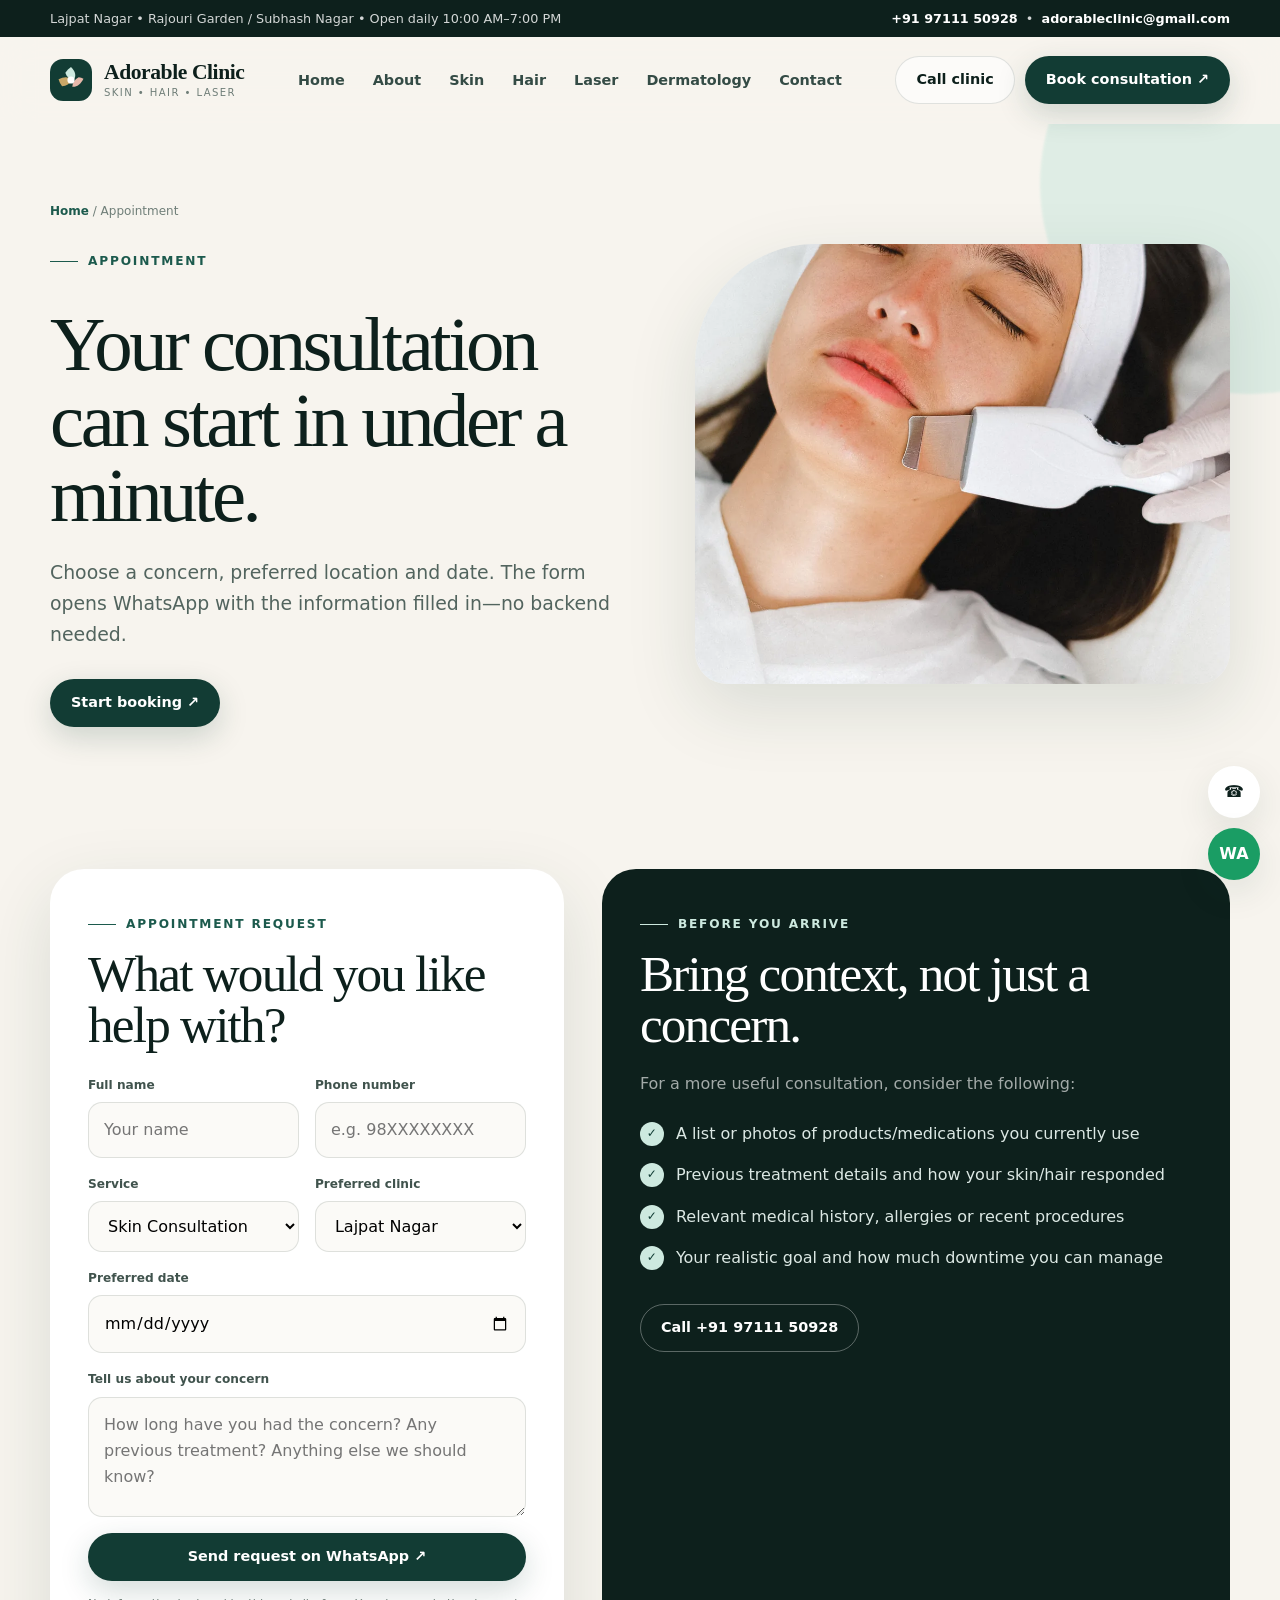
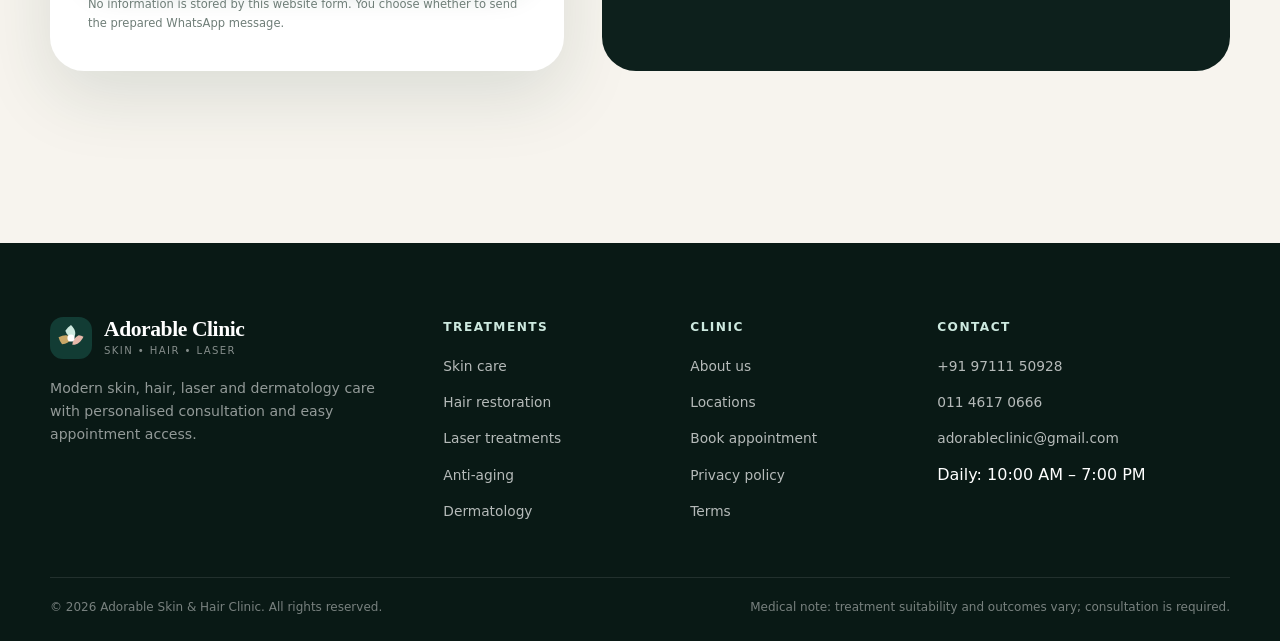
<file: appointment.html>
<!doctype html>
    <html lang="en"><head><meta charset="utf-8"><meta name="viewport" content="width=device-width,initial-scale=1">
    <title>Book Appointment | Adorable Clinic Delhi</title><meta name="description" content="Request a skin, hair, laser or dermatology appointment at Adorable Clinic via WhatsApp.">
    <meta name="theme-color" content="#123c34"><link rel="icon" href="favicon.svg" type="image/svg+xml"><link rel="stylesheet" href="assets/css/style.css">
    <meta property="og:title" content="Book Appointment | Adorable Clinic Delhi"><meta property="og:description" content="Request a skin, hair, laser or dermatology appointment at Adorable Clinic via WhatsApp."><meta property="og:type" content="website">
    </head><body data-page="appointment">
<div class="topbar"><div class="container"><span>Lajpat Nagar • Rajouri Garden / Subhash Nagar • Open daily 10:00 AM–7:00 PM</span><span><a href="tel:+919711150928">+91 97111 50928</a> &nbsp;•&nbsp; <a href="mailto:adorableclinic@gmail.com">adorableclinic@gmail.com</a></span></div></div>
<header class="site-header">
  <div class="container nav">
    <a class="brand" href="index.html" aria-label="Adorable Clinic home">
      <img src="assets/images/logo-mark.svg" alt="Adorable Clinic symbol">
      <span class="brand-copy"><strong>Adorable Clinic</strong><span>Skin • Hair • Laser</span></span>
    </a>
    <nav aria-label="Primary navigation"><ul class="nav-links">
      <li><a href="index.html" data-nav="home">Home</a></li>
      <li><a href="about.html" data-nav="about">About</a></li>
      <li><a href="skin.html" data-nav="skin">Skin</a></li>
      <li><a href="hair.html" data-nav="hair">Hair</a></li>
      <li><a href="laser.html" data-nav="laser">Laser</a></li>
      <li><a href="dermatology.html" data-nav="dermatology">Dermatology</a></li>
      <li><a href="contact.html" data-nav="contact">Contact</a></li>
    </ul></nav>
    <div class="nav-actions"><a class="btn btn-ghost" href="tel:+919711150928">Call clinic</a><a class="btn btn-primary" href="appointment.html">Book consultation ↗</a></div>
    <button class="menu-toggle" aria-label="Open menu" aria-expanded="false">☰</button>
  </div>
  <div class="mobile-panel">
    <a href="index.html">Home</a><a href="about.html">About</a><a href="skin.html">Skin</a><a href="hair.html">Hair</a><a href="laser.html">Laser</a><a href="anti-aging.html">Anti-Aging</a><a href="dermatology.html">Dermatology</a><a href="contact.html">Contact</a>
    <a class="btn btn-primary" href="appointment.html">Book consultation</a>
  </div>
</header>
<section class="page-hero"><div class="container page-hero-grid"><div class="page-hero-copy reveal"><div class="breadcrumbs"><a href="index.html">Home</a> / Appointment</div><span class="eyebrow">Appointment</span><h1 class="h1" style="margin-top:16px">Your consultation can start in under a minute.</h1><p class="lead">Choose a concern, preferred location and date. The form opens WhatsApp with the information filled in—no backend needed.</p><a class="btn btn-primary" href="appointment.html">Start booking ↗</a></div><div class="page-hero-img reveal"><img src="assets/images/skin-treatment.webp" alt="Skin consultation treatment"></div></div></section>
<section class="section-tight"><div class="container contact-grid"><div class="form-card reveal"><span class="eyebrow">Appointment request</span><h2 class="h2" style="margin:14px 0 24px">What would you like help with?</h2><form data-appointment-form><div class="form-grid"><div class="field"><label>Full name</label><input required name="name" autocomplete="name" placeholder="Your name"></div><div class="field"><label>Phone number</label><input required name="phone" autocomplete="tel" inputmode="tel" placeholder="e.g. 98XXXXXXXX"></div><div class="field"><label>Service</label><select name="service"><option>Skin Consultation</option><option>Acne / Scar Care</option><option>Pigmentation / Melasma</option><option>Hair Fall Assessment</option><option>Hair Transplant Consultation</option><option>Laser Hair Reduction</option><option>Tattoo Removal</option><option>Anti-Aging / Skin Rejuvenation</option><option>Dermatology</option><option>Other</option></select></div><div class="field"><label>Preferred clinic</label><select name="location"><option>Lajpat Nagar</option><option>Rajouri Garden / Subhash Nagar</option></select></div><div class="field full"><label>Preferred date</label><input name="date" type="date"></div><div class="field full"><label>Tell us about your concern</label><textarea name="message" placeholder="How long have you had the concern? Any previous treatment? Anything else we should know?"></textarea></div><div class="field full"><button class="btn btn-primary" type="submit">Send request on WhatsApp ↗</button></div></div><p class="form-note">No information is stored by this website form. You choose whether to send the prepared WhatsApp message.</p></form></div><div class="contact-panel reveal"><span class="eyebrow" style="color:var(--mint)">Before you arrive</span><h2 class="h2" style="margin:14px 0 20px">Bring context, not just a concern.</h2><p>For a more useful consultation, consider the following:</p><ul class="check-list" style="margin-top:24px"><li style="color:#dce8e4">A list or photos of products/medications you currently use</li><li style="color:#dce8e4">Previous treatment details and how your skin/hair responded</li><li style="color:#dce8e4">Relevant medical history, allergies or recent procedures</li><li style="color:#dce8e4">Your realistic goal and how much downtime you can manage</li></ul><a class="btn btn-outline-light" href="tel:+919711150928">Call +91 97111 50928</a></div></div></section>

<footer class="footer">
  <div class="container">
    <div class="footer-grid">
      <div>
        <a class="brand" href="index.html"><img src="assets/images/logo-mark.svg" alt=""><span class="brand-copy"><strong>Adorable Clinic</strong><span>Skin • Hair • Laser</span></span></a>
        <p>Modern skin, hair, laser and dermatology care with personalised consultation and easy appointment access.</p>
      </div>
      <div><h4>Treatments</h4><ul class="footer-links"><li><a href="skin.html">Skin care</a></li><li><a href="hair.html">Hair restoration</a></li><li><a href="laser.html">Laser treatments</a></li><li><a href="anti-aging.html">Anti-aging</a></li><li><a href="dermatology.html">Dermatology</a></li></ul></div>
      <div><h4>Clinic</h4><ul class="footer-links"><li><a href="about.html">About us</a></li><li><a href="contact.html">Locations</a></li><li><a href="appointment.html">Book appointment</a></li><li><a href="privacy.html">Privacy policy</a></li><li><a href="terms.html">Terms</a></li></ul></div>
      <div><h4>Contact</h4><ul class="footer-links"><li><a href="tel:+919711150928">+91 97111 50928</a></li><li><a href="tel:+911146170666">011 4617 0666</a></li><li><a href="mailto:adorableclinic@gmail.com">adorableclinic@gmail.com</a></li><li>Daily: 10:00 AM – 7:00 PM</li></ul></div>
    </div>
    <div class="footer-bottom"><span>© 2026 Adorable Skin & Hair Clinic. All rights reserved.</span><span>Medical note: treatment suitability and outcomes vary; consultation is required.</span></div>
  </div>
</footer>
<div class="floating-actions"><a class="float-action float-call" href="tel:+919711150928" aria-label="Call Adorable Clinic">☎</a><a class="float-action float-wa" href="https://wa.me/919711150928" target="_blank" rel="noopener" aria-label="WhatsApp Adorable Clinic">WA</a></div>
<div class="toast" aria-live="polite"></div>
<script src="assets/js/main.js"></script>
</body></html>
</file>
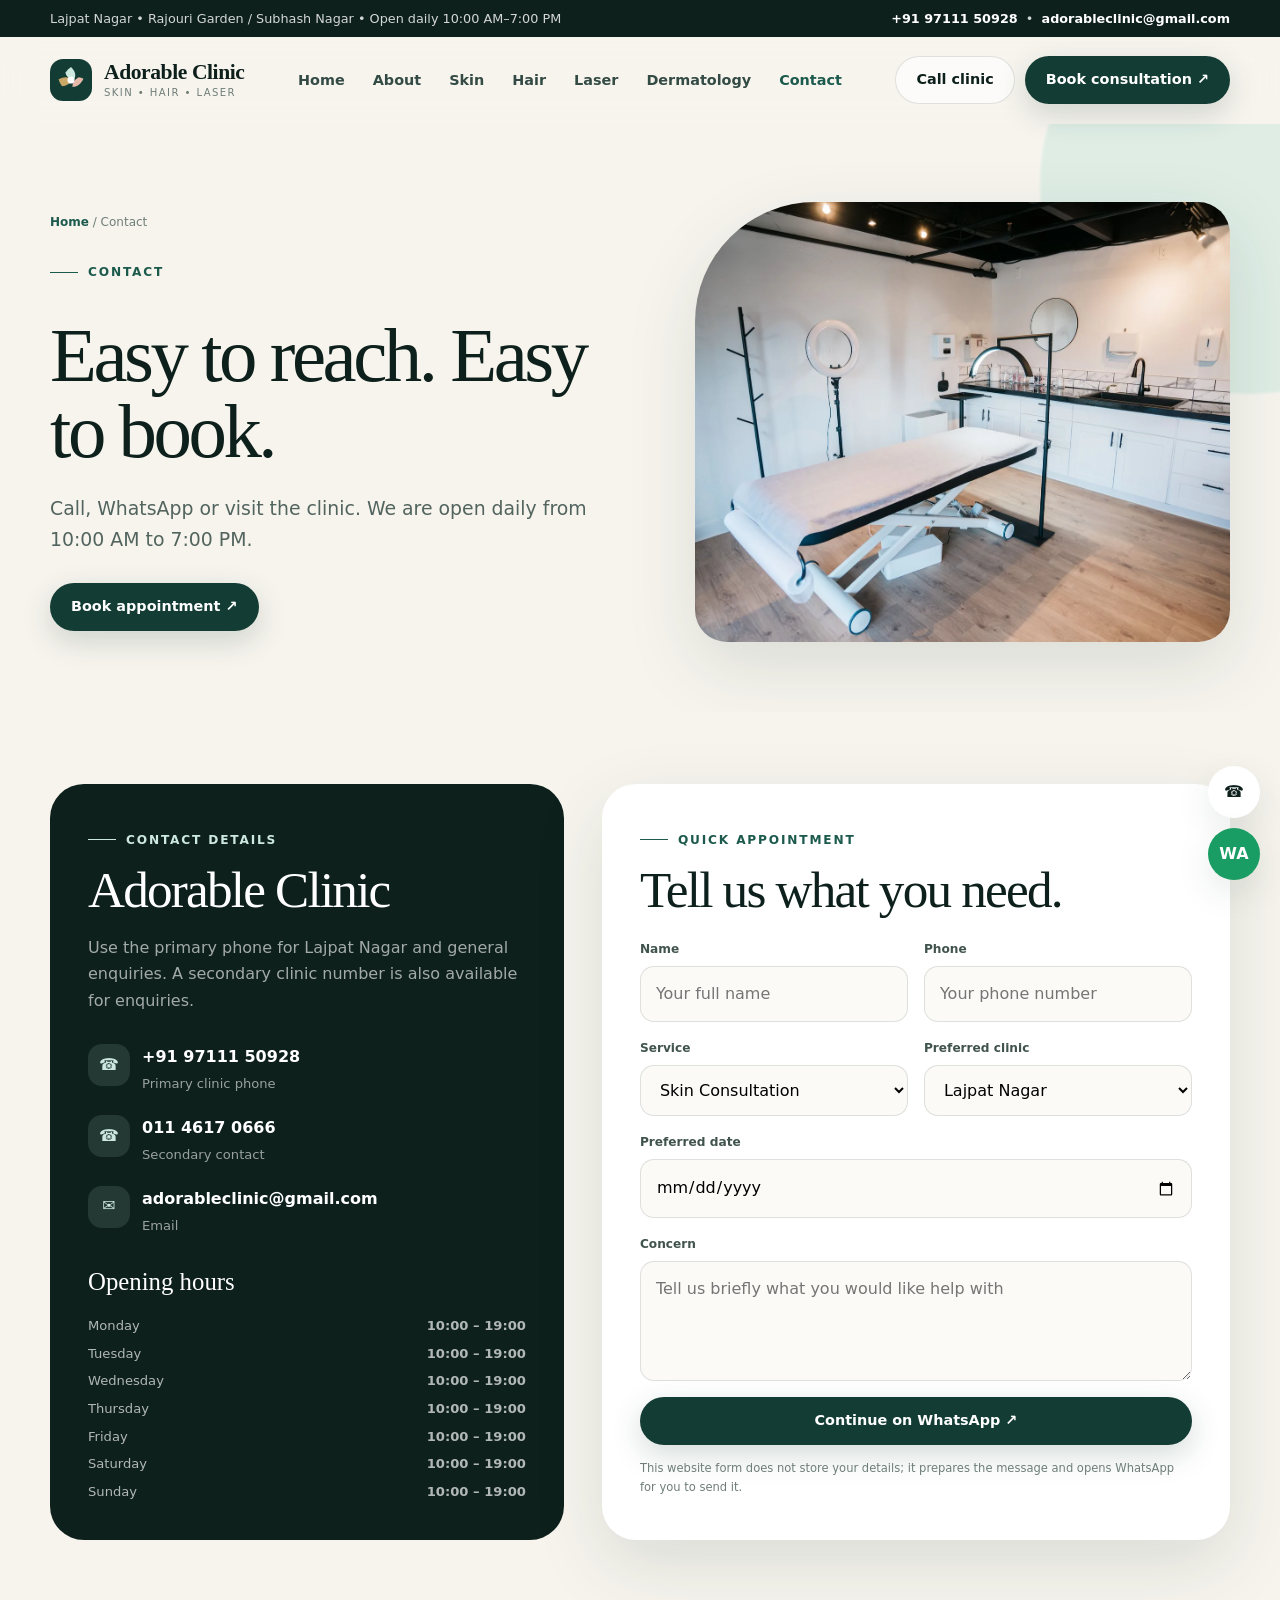
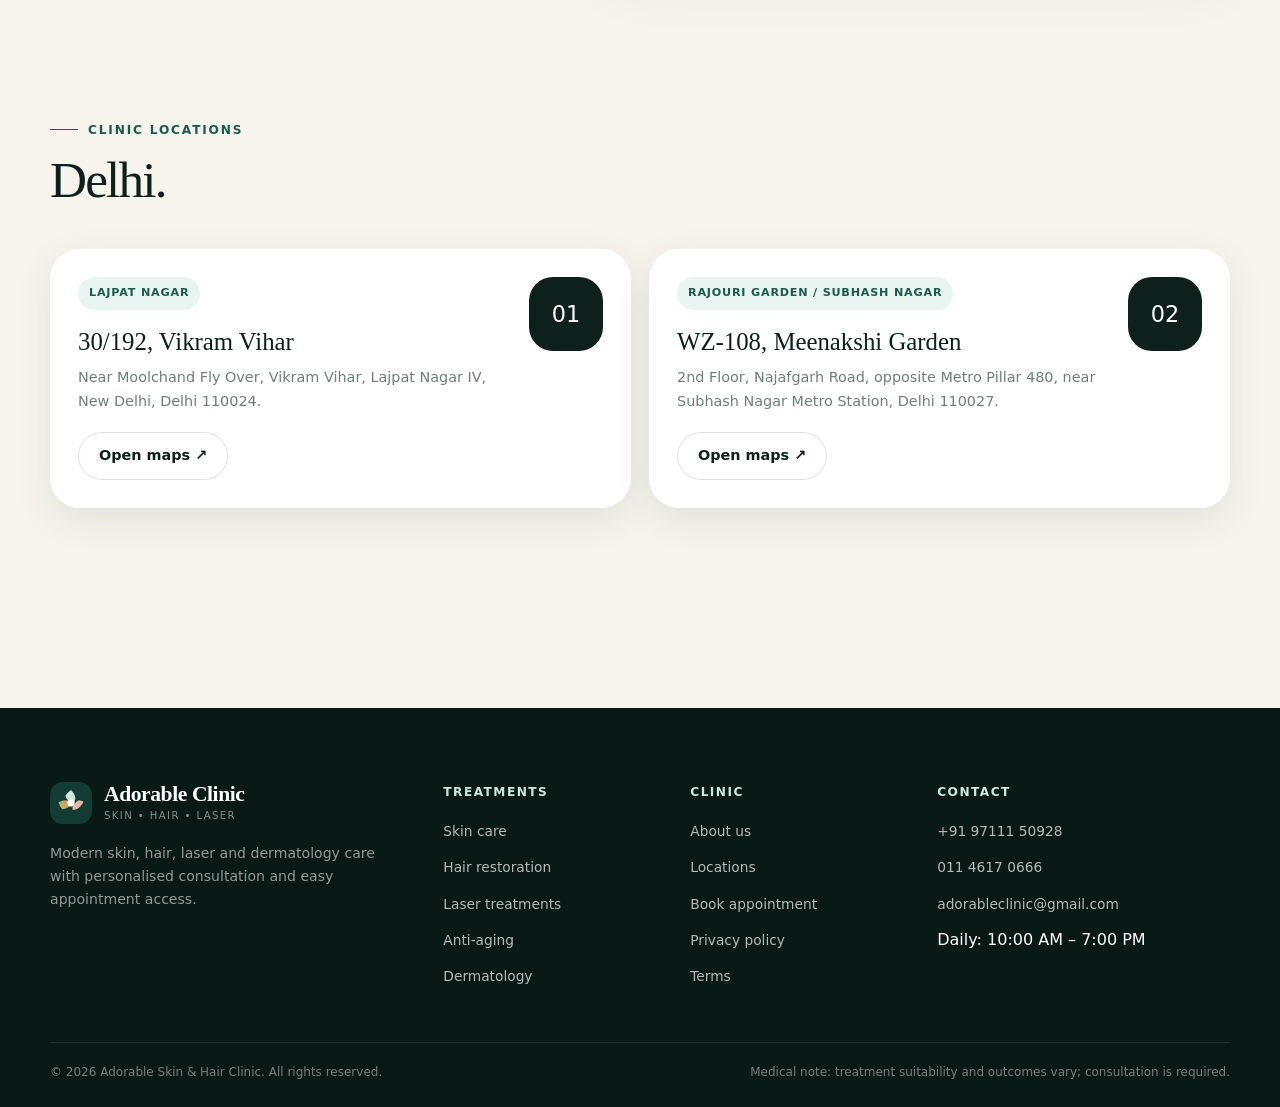
<file: contact.html>
<!doctype html>
    <html lang="en"><head><meta charset="utf-8"><meta name="viewport" content="width=device-width,initial-scale=1">
    <title>Contact Adorable Clinic Delhi | Lajpat Nagar & Subhash Nagar</title><meta name="description" content="Contact Adorable Clinic for skin, hair, laser and dermatology appointments in Lajpat Nagar and Subhash Nagar / Rajouri Garden.">
    <meta name="theme-color" content="#123c34"><link rel="icon" href="favicon.svg" type="image/svg+xml"><link rel="stylesheet" href="assets/css/style.css">
    <meta property="og:title" content="Contact Adorable Clinic Delhi | Lajpat Nagar & Subhash Nagar"><meta property="og:description" content="Contact Adorable Clinic for skin, hair, laser and dermatology appointments in Lajpat Nagar and Subhash Nagar / Rajouri Garden."><meta property="og:type" content="website">
    </head><body data-page="contact">
<div class="topbar"><div class="container"><span>Lajpat Nagar • Rajouri Garden / Subhash Nagar • Open daily 10:00 AM–7:00 PM</span><span><a href="tel:+919711150928">+91 97111 50928</a> &nbsp;•&nbsp; <a href="mailto:adorableclinic@gmail.com">adorableclinic@gmail.com</a></span></div></div>
<header class="site-header">
  <div class="container nav">
    <a class="brand" href="index.html" aria-label="Adorable Clinic home">
      <img src="assets/images/logo-mark.svg" alt="Adorable Clinic symbol">
      <span class="brand-copy"><strong>Adorable Clinic</strong><span>Skin • Hair • Laser</span></span>
    </a>
    <nav aria-label="Primary navigation"><ul class="nav-links">
      <li><a href="index.html" data-nav="home">Home</a></li>
      <li><a href="about.html" data-nav="about">About</a></li>
      <li><a href="skin.html" data-nav="skin">Skin</a></li>
      <li><a href="hair.html" data-nav="hair">Hair</a></li>
      <li><a href="laser.html" data-nav="laser">Laser</a></li>
      <li><a href="dermatology.html" data-nav="dermatology">Dermatology</a></li>
      <li><a href="contact.html" data-nav="contact">Contact</a></li>
    </ul></nav>
    <div class="nav-actions"><a class="btn btn-ghost" href="tel:+919711150928">Call clinic</a><a class="btn btn-primary" href="appointment.html">Book consultation ↗</a></div>
    <button class="menu-toggle" aria-label="Open menu" aria-expanded="false">☰</button>
  </div>
  <div class="mobile-panel">
    <a href="index.html">Home</a><a href="about.html">About</a><a href="skin.html">Skin</a><a href="hair.html">Hair</a><a href="laser.html">Laser</a><a href="anti-aging.html">Anti-Aging</a><a href="dermatology.html">Dermatology</a><a href="contact.html">Contact</a>
    <a class="btn btn-primary" href="appointment.html">Book consultation</a>
  </div>
</header>
<section class="page-hero"><div class="container page-hero-grid"><div class="page-hero-copy reveal"><div class="breadcrumbs"><a href="index.html">Home</a> / Contact</div><span class="eyebrow">Contact</span><h1 class="h1" style="margin-top:16px">Easy to reach. Easy to book.</h1><p class="lead">Call, WhatsApp or visit the clinic. We are open daily from 10:00 AM to 7:00 PM.</p><a class="btn btn-primary" href="appointment.html">Book appointment ↗</a></div><div class="page-hero-img reveal"><img src="assets/images/clinic-interior.webp" alt="Modern clinic interior"></div></div></section>
<section class="section-tight"><div class="container contact-grid"><div class="contact-panel reveal"><span class="eyebrow" style="color:var(--mint)">Contact details</span><h2 class="h2" style="margin:14px 0 20px">Adorable Clinic</h2><p>Use the primary phone for Lajpat Nagar and general enquiries. A secondary clinic number is also available for enquiries.</p><div class="contact-list"><div class="contact-row"><i>☎</i><div><strong><a href="tel:+919711150928">+91 97111 50928</a></strong><span>Primary clinic phone</span></div></div><div class="contact-row"><i>☎</i><div><strong><a href="tel:+911146170666">011 4617 0666</a></strong><span>Secondary contact</span></div></div><div class="contact-row"><i>✉</i><div><strong><a href="mailto:adorableclinic@gmail.com">adorableclinic@gmail.com</a></strong><span>Email</span></div></div></div><h3 class="h3">Opening hours</h3><div class="hours"><div><span>Monday</span><strong>10:00 – 19:00</strong></div><div><span>Tuesday</span><strong>10:00 – 19:00</strong></div><div><span>Wednesday</span><strong>10:00 – 19:00</strong></div><div><span>Thursday</span><strong>10:00 – 19:00</strong></div><div><span>Friday</span><strong>10:00 – 19:00</strong></div><div><span>Saturday</span><strong>10:00 – 19:00</strong></div><div><span>Sunday</span><strong>10:00 – 19:00</strong></div></div></div>
<div class="form-card reveal"><span class="eyebrow">Quick appointment</span><h2 class="h2" style="margin:14px 0 24px">Tell us what you need.</h2><form data-appointment-form><div class="form-grid"><div class="field"><label>Name</label><input required name="name" placeholder="Your full name"></div><div class="field"><label>Phone</label><input required name="phone" inputmode="tel" placeholder="Your phone number"></div><div class="field"><label>Service</label><select name="service"><option>Skin Consultation</option><option>Hair Consultation</option><option>Laser Hair Reduction</option><option>Dermatology</option><option>Anti-Aging / Rejuvenation</option><option>Other</option></select></div><div class="field"><label>Preferred clinic</label><select name="location"><option>Lajpat Nagar</option><option>Rajouri Garden / Subhash Nagar</option></select></div><div class="field full"><label>Preferred date</label><input name="date" type="date"></div><div class="field full"><label>Concern</label><textarea name="message" placeholder="Tell us briefly what you would like help with"></textarea></div><div class="field full"><button class="btn btn-primary" type="submit">Continue on WhatsApp ↗</button></div></div><p class="form-note">This website form does not store your details; it prepares the message and opens WhatsApp for you to send it.</p></form></div></div></section>
<section class="section"><div class="container"><div class="section-head reveal"><div><span class="eyebrow">Clinic locations</span><h2 class="h2" style="margin-top:14px">Delhi.</h2></div></div><div class="branch-grid"><div class="branch-card reveal"><div><span class="tag">Lajpat Nagar</span><h3 class="h3">30/192, Vikram Vihar</h3><p>Near Moolchand Fly Over, Vikram Vihar, Lajpat Nagar IV, New Delhi, Delhi 110024.</p><a class="btn btn-ghost" href="https://www.google.com/maps/search/?api=1&query=30%2F192%20Vikram%20Vihar%20Lajpat%20Nagar%20New%20Delhi" target="_blank" rel="noopener">Open maps ↗</a></div><div class="branch-badge">01</div></div><div class="branch-card reveal"><div><span class="tag">Rajouri Garden / Subhash Nagar</span><h3 class="h3">WZ-108, Meenakshi Garden</h3><p>2nd Floor, Najafgarh Road, opposite Metro Pillar 480, near Subhash Nagar Metro Station, Delhi 110027.</p><a class="btn btn-ghost" href="https://www.google.com/maps/search/?api=1&query=WZ-108%20Meenakshi%20Garden%20Subhash%20Nagar%20Delhi" target="_blank" rel="noopener">Open maps ↗</a></div><div class="branch-badge">02</div></div></div></div></section>

<footer class="footer">
  <div class="container">
    <div class="footer-grid">
      <div>
        <a class="brand" href="index.html"><img src="assets/images/logo-mark.svg" alt=""><span class="brand-copy"><strong>Adorable Clinic</strong><span>Skin • Hair • Laser</span></span></a>
        <p>Modern skin, hair, laser and dermatology care with personalised consultation and easy appointment access.</p>
      </div>
      <div><h4>Treatments</h4><ul class="footer-links"><li><a href="skin.html">Skin care</a></li><li><a href="hair.html">Hair restoration</a></li><li><a href="laser.html">Laser treatments</a></li><li><a href="anti-aging.html">Anti-aging</a></li><li><a href="dermatology.html">Dermatology</a></li></ul></div>
      <div><h4>Clinic</h4><ul class="footer-links"><li><a href="about.html">About us</a></li><li><a href="contact.html">Locations</a></li><li><a href="appointment.html">Book appointment</a></li><li><a href="privacy.html">Privacy policy</a></li><li><a href="terms.html">Terms</a></li></ul></div>
      <div><h4>Contact</h4><ul class="footer-links"><li><a href="tel:+919711150928">+91 97111 50928</a></li><li><a href="tel:+911146170666">011 4617 0666</a></li><li><a href="mailto:adorableclinic@gmail.com">adorableclinic@gmail.com</a></li><li>Daily: 10:00 AM – 7:00 PM</li></ul></div>
    </div>
    <div class="footer-bottom"><span>© 2026 Adorable Skin & Hair Clinic. All rights reserved.</span><span>Medical note: treatment suitability and outcomes vary; consultation is required.</span></div>
  </div>
</footer>
<div class="floating-actions"><a class="float-action float-call" href="tel:+919711150928" aria-label="Call Adorable Clinic">☎</a><a class="float-action float-wa" href="https://wa.me/919711150928" target="_blank" rel="noopener" aria-label="WhatsApp Adorable Clinic">WA</a></div>
<div class="toast" aria-live="polite"></div>
<script src="assets/js/main.js"></script>
</body></html>
</file>
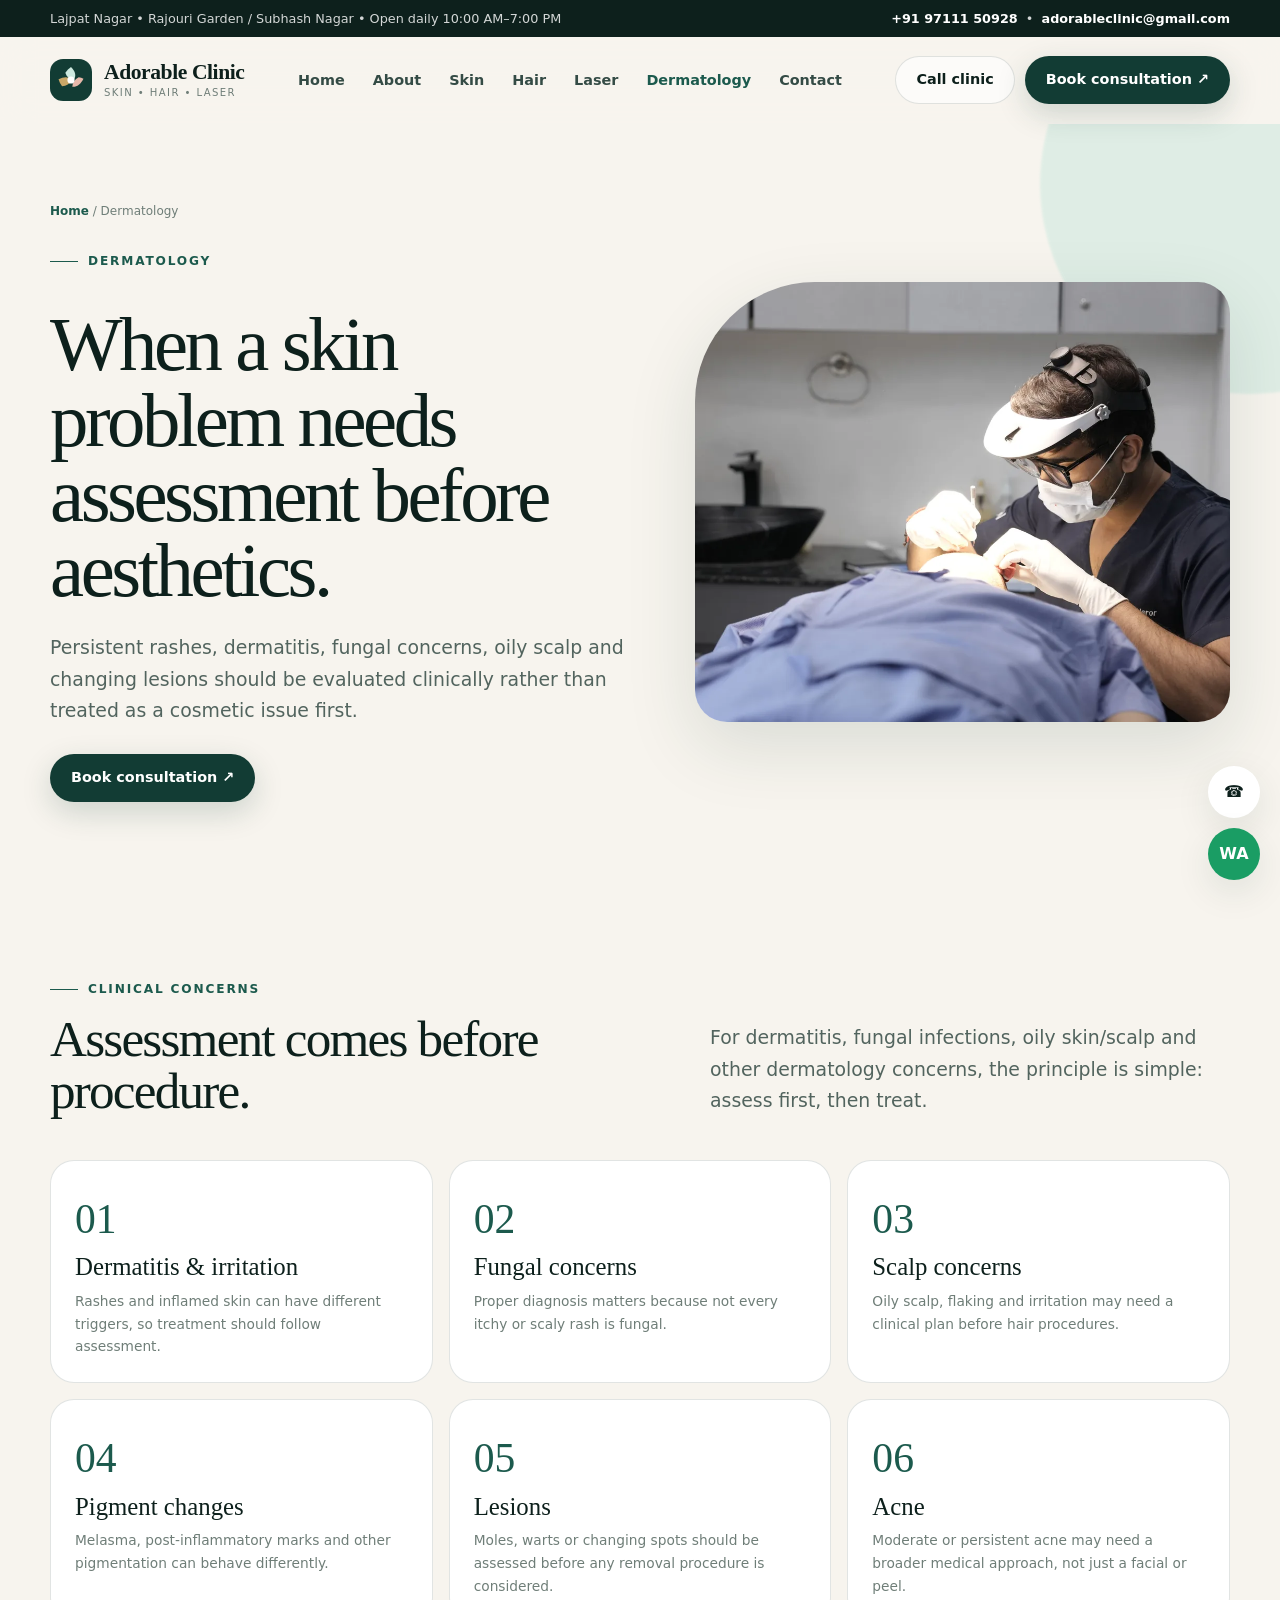
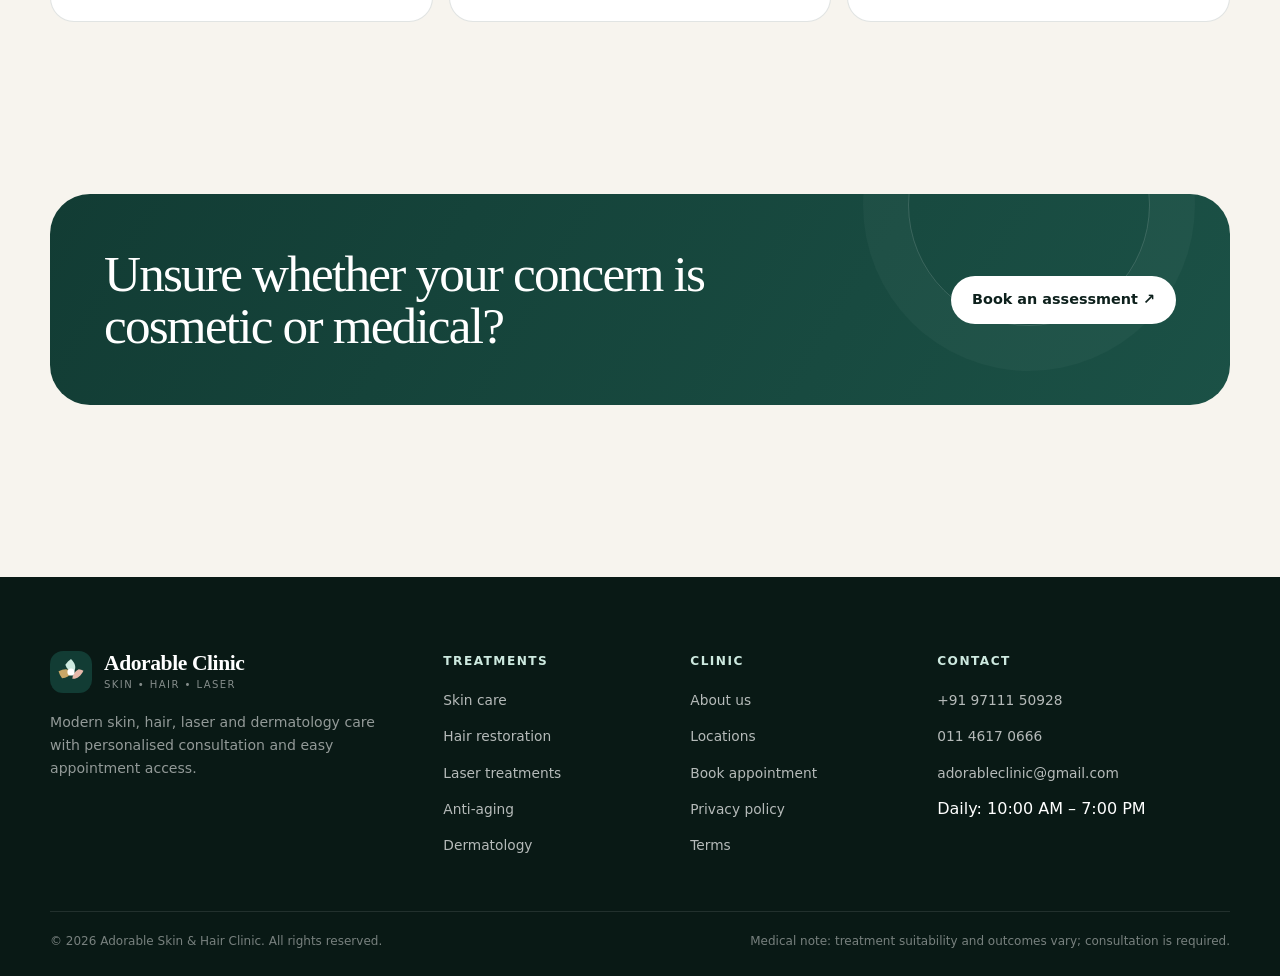
<file: dermatology.html>
<!doctype html>
    <html lang="en"><head><meta charset="utf-8"><meta name="viewport" content="width=device-width,initial-scale=1">
    <title>Dermatology Clinic Delhi | Adorable Clinic</title><meta name="description" content="Dermatology assessment for dermatitis, fungal concerns, acne, pigmentation, scalp issues and skin lesions at Adorable Clinic.">
    <meta name="theme-color" content="#123c34"><link rel="icon" href="favicon.svg" type="image/svg+xml"><link rel="stylesheet" href="assets/css/style.css">
    <meta property="og:title" content="Dermatology Clinic Delhi | Adorable Clinic"><meta property="og:description" content="Dermatology assessment for dermatitis, fungal concerns, acne, pigmentation, scalp issues and skin lesions at Adorable Clinic."><meta property="og:type" content="website">
    </head><body data-page="dermatology">
<div class="topbar"><div class="container"><span>Lajpat Nagar • Rajouri Garden / Subhash Nagar • Open daily 10:00 AM–7:00 PM</span><span><a href="tel:+919711150928">+91 97111 50928</a> &nbsp;•&nbsp; <a href="mailto:adorableclinic@gmail.com">adorableclinic@gmail.com</a></span></div></div>
<header class="site-header">
  <div class="container nav">
    <a class="brand" href="index.html" aria-label="Adorable Clinic home">
      <img src="assets/images/logo-mark.svg" alt="Adorable Clinic symbol">
      <span class="brand-copy"><strong>Adorable Clinic</strong><span>Skin • Hair • Laser</span></span>
    </a>
    <nav aria-label="Primary navigation"><ul class="nav-links">
      <li><a href="index.html" data-nav="home">Home</a></li>
      <li><a href="about.html" data-nav="about">About</a></li>
      <li><a href="skin.html" data-nav="skin">Skin</a></li>
      <li><a href="hair.html" data-nav="hair">Hair</a></li>
      <li><a href="laser.html" data-nav="laser">Laser</a></li>
      <li><a href="dermatology.html" data-nav="dermatology">Dermatology</a></li>
      <li><a href="contact.html" data-nav="contact">Contact</a></li>
    </ul></nav>
    <div class="nav-actions"><a class="btn btn-ghost" href="tel:+919711150928">Call clinic</a><a class="btn btn-primary" href="appointment.html">Book consultation ↗</a></div>
    <button class="menu-toggle" aria-label="Open menu" aria-expanded="false">☰</button>
  </div>
  <div class="mobile-panel">
    <a href="index.html">Home</a><a href="about.html">About</a><a href="skin.html">Skin</a><a href="hair.html">Hair</a><a href="laser.html">Laser</a><a href="anti-aging.html">Anti-Aging</a><a href="dermatology.html">Dermatology</a><a href="contact.html">Contact</a>
    <a class="btn btn-primary" href="appointment.html">Book consultation</a>
  </div>
</header>
<section class="page-hero"><div class="container page-hero-grid"><div class="page-hero-copy reveal"><div class="breadcrumbs"><a href="index.html">Home</a> / Dermatology</div><span class="eyebrow">Dermatology</span><h1 class="h1" style="margin-top:16px">When a skin problem needs assessment before aesthetics.</h1><p class="lead">Persistent rashes, dermatitis, fungal concerns, oily scalp and changing lesions should be evaluated clinically rather than treated as a cosmetic issue first.</p><a class="btn btn-primary" href="appointment.html">Book consultation ↗</a></div><div class="page-hero-img reveal"><img src="assets/images/hero-dermatology.webp" alt="Dermatologist performing a clinical skin treatment"></div></div></section>
<section class="section"><div class="container"><div class="section-head reveal"><div><span class="eyebrow">Clinical concerns</span><h2 class="h2" style="margin-top:14px">Assessment comes before procedure.</h2></div><p class="lead">For dermatitis, fungal infections, oily skin/scalp and other dermatology concerns, the principle is simple: assess first, then treat.</p></div><div class="feature-cards"><div class="feature-card reveal"><div class="num">01</div><h3 class="h3">Dermatitis & irritation</h3><p>Rashes and inflamed skin can have different triggers, so treatment should follow assessment.</p></div><div class="feature-card reveal"><div class="num">02</div><h3 class="h3">Fungal concerns</h3><p>Proper diagnosis matters because not every itchy or scaly rash is fungal.</p></div><div class="feature-card reveal"><div class="num">03</div><h3 class="h3">Scalp concerns</h3><p>Oily scalp, flaking and irritation may need a clinical plan before hair procedures.</p></div><div class="feature-card reveal"><div class="num">04</div><h3 class="h3">Pigment changes</h3><p>Melasma, post-inflammatory marks and other pigmentation can behave differently.</p></div><div class="feature-card reveal"><div class="num">05</div><h3 class="h3">Lesions</h3><p>Moles, warts or changing spots should be assessed before any removal procedure is considered.</p></div><div class="feature-card reveal"><div class="num">06</div><h3 class="h3">Acne</h3><p>Moderate or persistent acne may need a broader medical approach, not just a facial or peel.</p></div></div></div></section>
<section class="section-tight"><div class="container"><div class="cta-band reveal"><h2 class="h2">Unsure whether your concern is cosmetic or medical?</h2><a class="btn btn-light" href="appointment.html">Book an assessment ↗</a></div></div></section>

<footer class="footer">
  <div class="container">
    <div class="footer-grid">
      <div>
        <a class="brand" href="index.html"><img src="assets/images/logo-mark.svg" alt=""><span class="brand-copy"><strong>Adorable Clinic</strong><span>Skin • Hair • Laser</span></span></a>
        <p>Modern skin, hair, laser and dermatology care with personalised consultation and easy appointment access.</p>
      </div>
      <div><h4>Treatments</h4><ul class="footer-links"><li><a href="skin.html">Skin care</a></li><li><a href="hair.html">Hair restoration</a></li><li><a href="laser.html">Laser treatments</a></li><li><a href="anti-aging.html">Anti-aging</a></li><li><a href="dermatology.html">Dermatology</a></li></ul></div>
      <div><h4>Clinic</h4><ul class="footer-links"><li><a href="about.html">About us</a></li><li><a href="contact.html">Locations</a></li><li><a href="appointment.html">Book appointment</a></li><li><a href="privacy.html">Privacy policy</a></li><li><a href="terms.html">Terms</a></li></ul></div>
      <div><h4>Contact</h4><ul class="footer-links"><li><a href="tel:+919711150928">+91 97111 50928</a></li><li><a href="tel:+911146170666">011 4617 0666</a></li><li><a href="mailto:adorableclinic@gmail.com">adorableclinic@gmail.com</a></li><li>Daily: 10:00 AM – 7:00 PM</li></ul></div>
    </div>
    <div class="footer-bottom"><span>© 2026 Adorable Skin & Hair Clinic. All rights reserved.</span><span>Medical note: treatment suitability and outcomes vary; consultation is required.</span></div>
  </div>
</footer>
<div class="floating-actions"><a class="float-action float-call" href="tel:+919711150928" aria-label="Call Adorable Clinic">☎</a><a class="float-action float-wa" href="https://wa.me/919711150928" target="_blank" rel="noopener" aria-label="WhatsApp Adorable Clinic">WA</a></div>
<div class="toast" aria-live="polite"></div>
<script src="assets/js/main.js"></script>
</body></html>
</file>
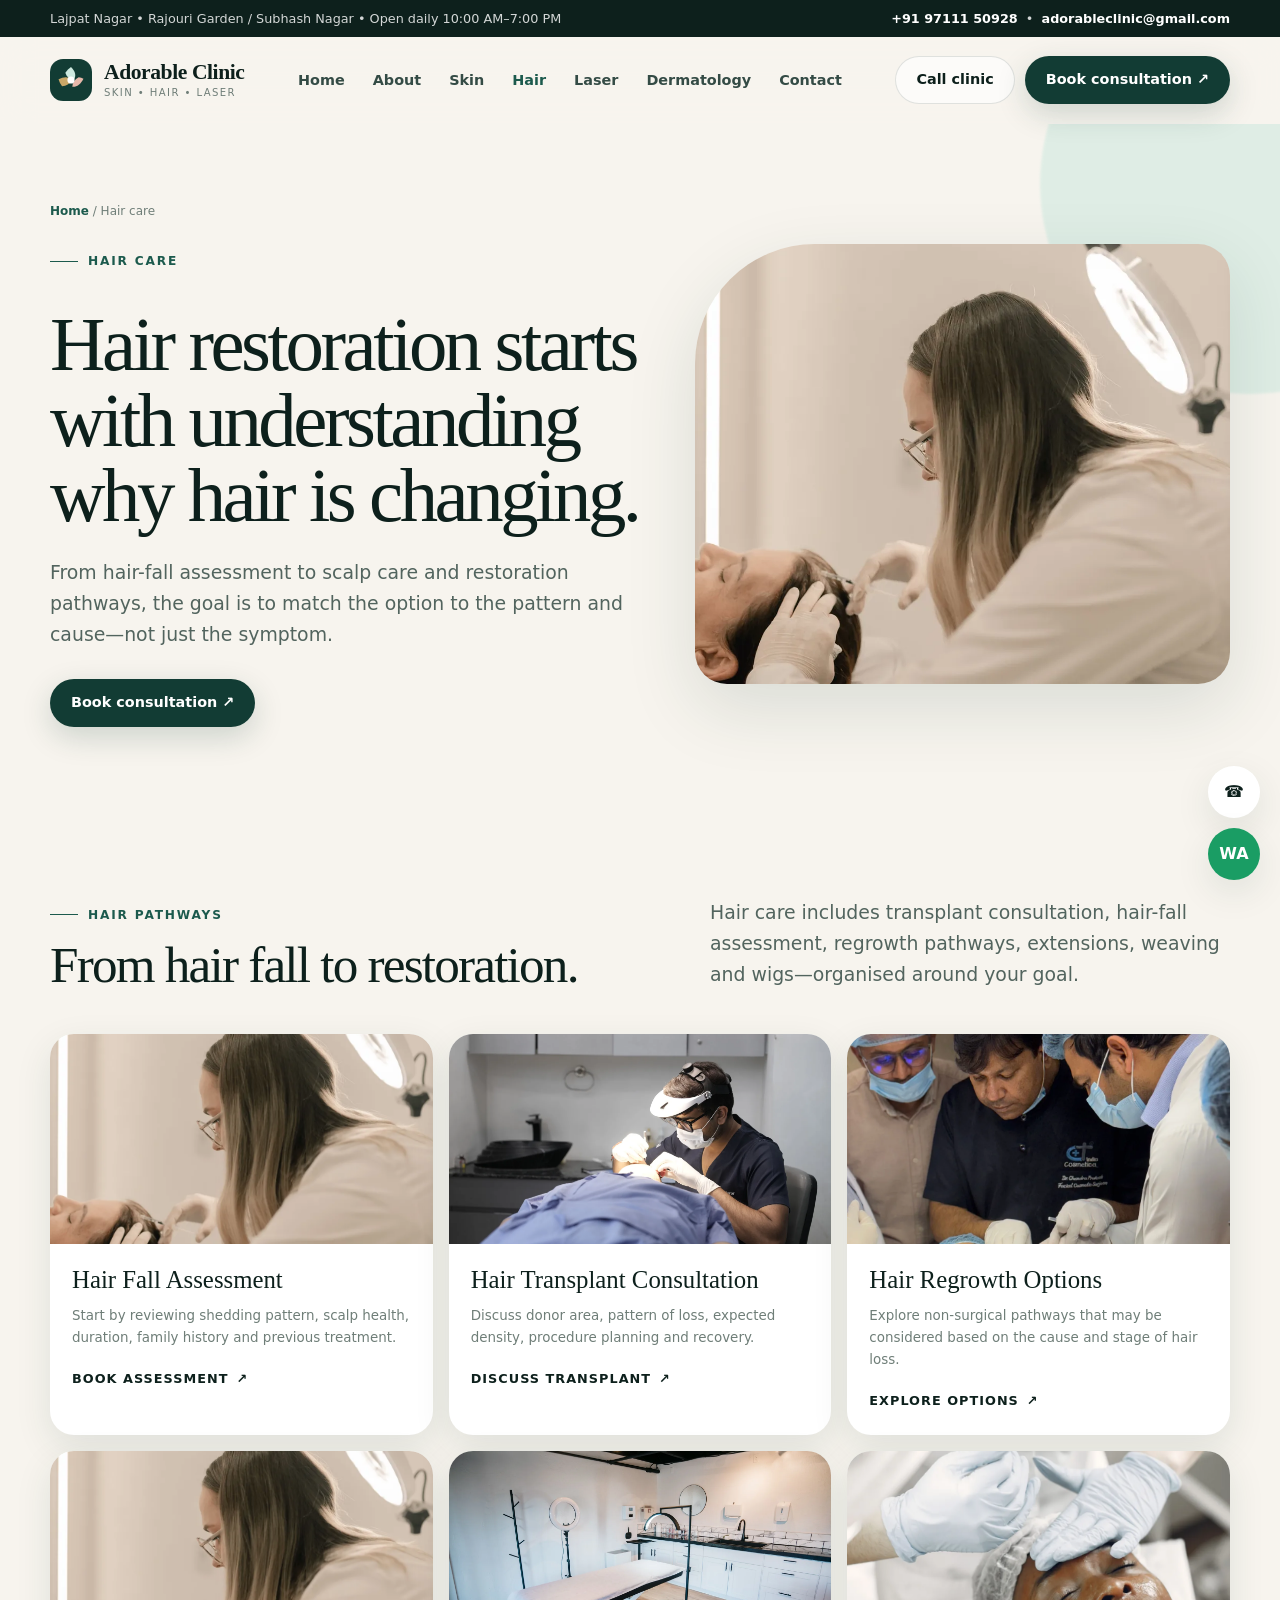
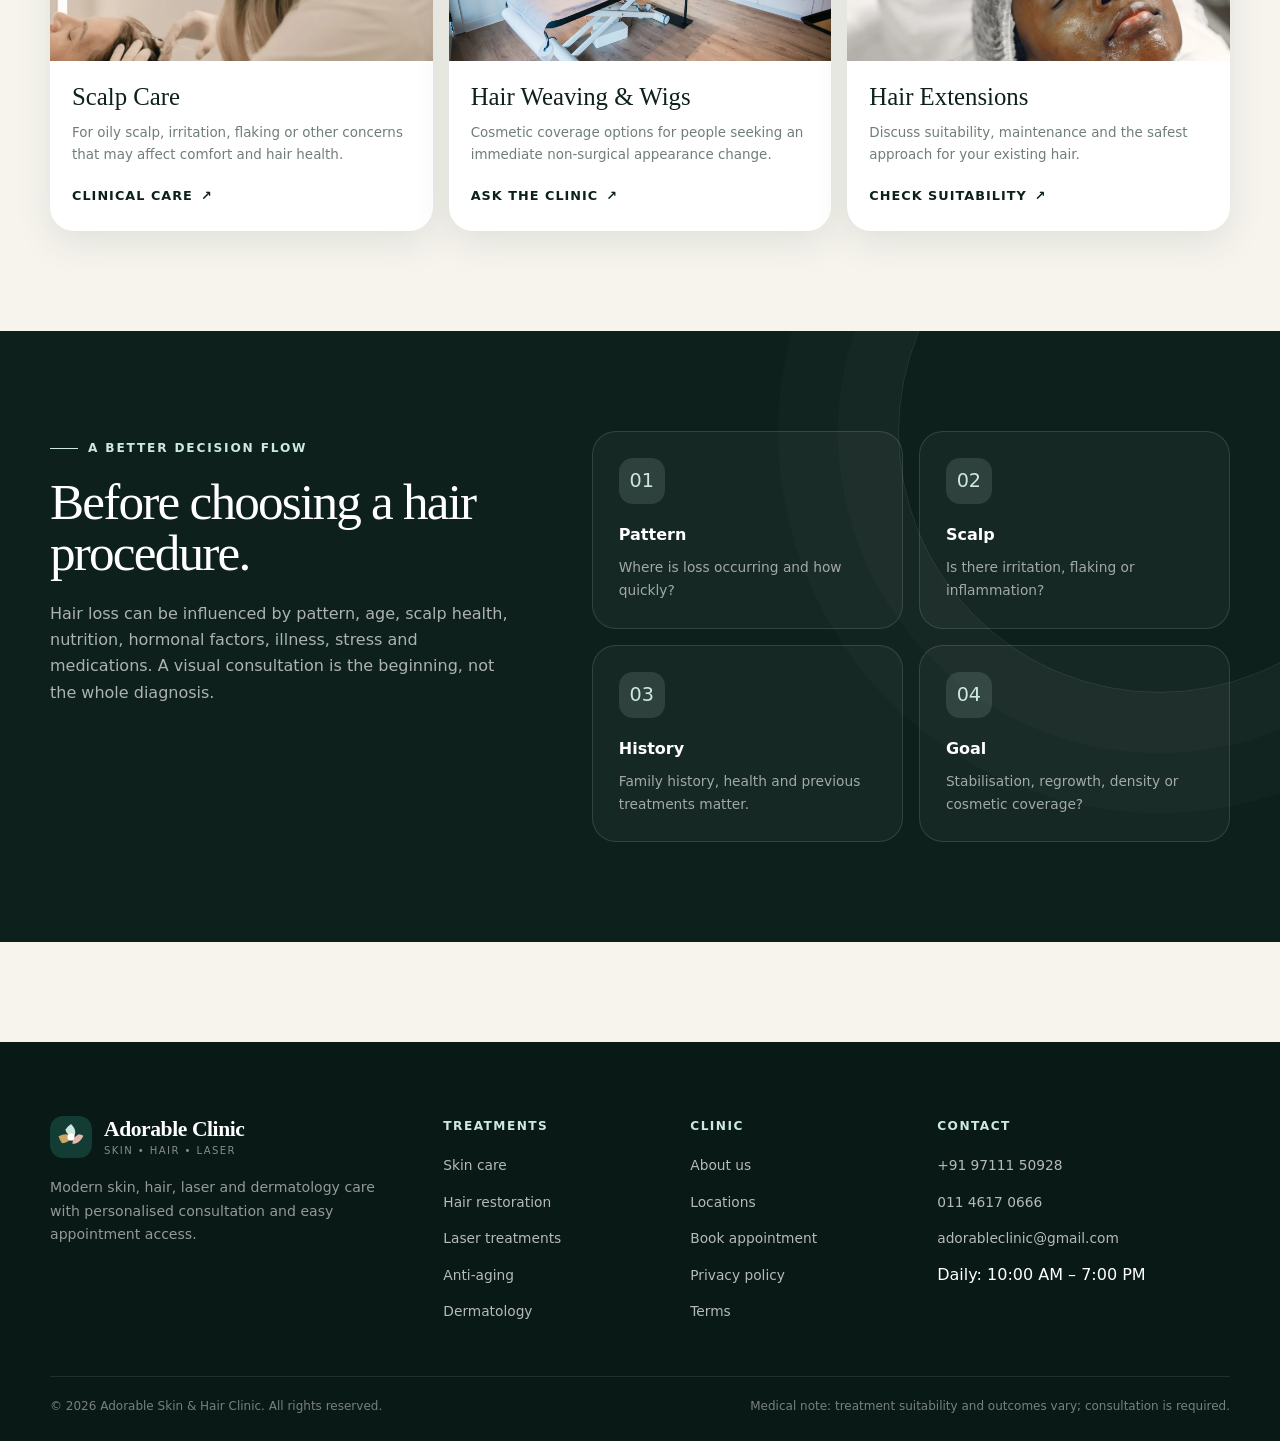
<file: hair.html>
<!doctype html>
    <html lang="en"><head><meta charset="utf-8"><meta name="viewport" content="width=device-width,initial-scale=1">
    <title>Hair Fall & Hair Restoration in Delhi | Adorable Clinic</title><meta name="description" content="Explore hair fall assessment, hair restoration, transplant consultation, scalp care and cosmetic hair options.">
    <meta name="theme-color" content="#123c34"><link rel="icon" href="favicon.svg" type="image/svg+xml"><link rel="stylesheet" href="assets/css/style.css">
    <meta property="og:title" content="Hair Fall & Hair Restoration in Delhi | Adorable Clinic"><meta property="og:description" content="Explore hair fall assessment, hair restoration, transplant consultation, scalp care and cosmetic hair options."><meta property="og:type" content="website">
    </head><body data-page="hair">
<div class="topbar"><div class="container"><span>Lajpat Nagar • Rajouri Garden / Subhash Nagar • Open daily 10:00 AM–7:00 PM</span><span><a href="tel:+919711150928">+91 97111 50928</a> &nbsp;•&nbsp; <a href="mailto:adorableclinic@gmail.com">adorableclinic@gmail.com</a></span></div></div>
<header class="site-header">
  <div class="container nav">
    <a class="brand" href="index.html" aria-label="Adorable Clinic home">
      <img src="assets/images/logo-mark.svg" alt="Adorable Clinic symbol">
      <span class="brand-copy"><strong>Adorable Clinic</strong><span>Skin • Hair • Laser</span></span>
    </a>
    <nav aria-label="Primary navigation"><ul class="nav-links">
      <li><a href="index.html" data-nav="home">Home</a></li>
      <li><a href="about.html" data-nav="about">About</a></li>
      <li><a href="skin.html" data-nav="skin">Skin</a></li>
      <li><a href="hair.html" data-nav="hair">Hair</a></li>
      <li><a href="laser.html" data-nav="laser">Laser</a></li>
      <li><a href="dermatology.html" data-nav="dermatology">Dermatology</a></li>
      <li><a href="contact.html" data-nav="contact">Contact</a></li>
    </ul></nav>
    <div class="nav-actions"><a class="btn btn-ghost" href="tel:+919711150928">Call clinic</a><a class="btn btn-primary" href="appointment.html">Book consultation ↗</a></div>
    <button class="menu-toggle" aria-label="Open menu" aria-expanded="false">☰</button>
  </div>
  <div class="mobile-panel">
    <a href="index.html">Home</a><a href="about.html">About</a><a href="skin.html">Skin</a><a href="hair.html">Hair</a><a href="laser.html">Laser</a><a href="anti-aging.html">Anti-Aging</a><a href="dermatology.html">Dermatology</a><a href="contact.html">Contact</a>
    <a class="btn btn-primary" href="appointment.html">Book consultation</a>
  </div>
</header>
<section class="page-hero"><div class="container page-hero-grid"><div class="page-hero-copy reveal"><div class="breadcrumbs"><a href="index.html">Home</a> / Hair care</div><span class="eyebrow">Hair care</span><h1 class="h1" style="margin-top:16px">Hair restoration starts with understanding why hair is changing.</h1><p class="lead">From hair-fall assessment to scalp care and restoration pathways, the goal is to match the option to the pattern and cause—not just the symptom.</p><a class="btn btn-primary" href="appointment.html">Book consultation ↗</a></div><div class="page-hero-img reveal"><img src="assets/images/scalp-treatment.webp" alt="Scalp and hair assessment"></div></div></section>
<section class="section"><div class="container"><div class="section-head reveal"><div><span class="eyebrow">Hair pathways</span><h2 class="h2" style="margin-top:14px">From hair fall to restoration.</h2></div><p class="lead">Hair care includes transplant consultation, hair-fall assessment, regrowth pathways, extensions, weaving and wigs—organised around your goal.</p></div><div class="treatments-grid">
<div class="treatment-card reveal"><img src="assets/images/scalp-treatment.webp" alt="Scalp evaluation"><div class="copy"><h3 class="h3">Hair Fall Assessment</h3><p>Start by reviewing shedding pattern, scalp health, duration, family history and previous treatment.</p><a class="mini-link" href="appointment.html">Book assessment</a></div></div>
<div class="treatment-card reveal"><img src="assets/images/hero-dermatology.webp" alt="Hair restoration clinical procedure"><div class="copy"><h3 class="h3">Hair Transplant Consultation</h3><p>Discuss donor area, pattern of loss, expected density, procedure planning and recovery.</p><a class="mini-link" href="appointment.html">Discuss transplant</a></div></div>
<div class="treatment-card reveal"><img src="assets/images/clinical-team.webp" alt="Hair restoration team"><div class="copy"><h3 class="h3">Hair Regrowth Options</h3><p>Explore non-surgical pathways that may be considered based on the cause and stage of hair loss.</p><a class="mini-link" href="appointment.html">Explore options</a></div></div>
<div class="treatment-card reveal"><img src="assets/images/scalp-treatment.webp" alt="Scalp treatment"><div class="copy"><h3 class="h3">Scalp Care</h3><p>For oily scalp, irritation, flaking or other concerns that may affect comfort and hair health.</p><a class="mini-link" href="dermatology.html">Clinical care</a></div></div>
<div class="treatment-card reveal"><img src="assets/images/clinic-interior.webp" alt="Clinic consultation room"><div class="copy"><h3 class="h3">Hair Weaving & Wigs</h3><p>Cosmetic coverage options for people seeking an immediate non-surgical appearance change.</p><a class="mini-link" href="appointment.html">Ask the clinic</a></div></div>
<div class="treatment-card reveal"><img src="assets/images/facial-treatment.webp" alt="Aesthetic care setting"><div class="copy"><h3 class="h3">Hair Extensions</h3><p>Discuss suitability, maintenance and the safest approach for your existing hair.</p><a class="mini-link" href="appointment.html">Check suitability</a></div></div>
</div></div></section>
<section class="section dark-section"><div class="container"><div class="dark-grid"><div class="dark-copy reveal"><span class="eyebrow" style="color:var(--mint)">A better decision flow</span><h2 class="h2">Before choosing a hair procedure.</h2><p>Hair loss can be influenced by pattern, age, scalp health, nutrition, hormonal factors, illness, stress and medications. A visual consultation is the beginning, not the whole diagnosis.</p></div><div class="promise-grid"><div class="promise reveal"><div class="promise-icon">01</div><strong>Pattern</strong><p>Where is loss occurring and how quickly?</p></div><div class="promise reveal"><div class="promise-icon">02</div><strong>Scalp</strong><p>Is there irritation, flaking or inflammation?</p></div><div class="promise reveal"><div class="promise-icon">03</div><strong>History</strong><p>Family history, health and previous treatments matter.</p></div><div class="promise reveal"><div class="promise-icon">04</div><strong>Goal</strong><p>Stabilisation, regrowth, density or cosmetic coverage?</p></div></div></div></section>

<footer class="footer">
  <div class="container">
    <div class="footer-grid">
      <div>
        <a class="brand" href="index.html"><img src="assets/images/logo-mark.svg" alt=""><span class="brand-copy"><strong>Adorable Clinic</strong><span>Skin • Hair • Laser</span></span></a>
        <p>Modern skin, hair, laser and dermatology care with personalised consultation and easy appointment access.</p>
      </div>
      <div><h4>Treatments</h4><ul class="footer-links"><li><a href="skin.html">Skin care</a></li><li><a href="hair.html">Hair restoration</a></li><li><a href="laser.html">Laser treatments</a></li><li><a href="anti-aging.html">Anti-aging</a></li><li><a href="dermatology.html">Dermatology</a></li></ul></div>
      <div><h4>Clinic</h4><ul class="footer-links"><li><a href="about.html">About us</a></li><li><a href="contact.html">Locations</a></li><li><a href="appointment.html">Book appointment</a></li><li><a href="privacy.html">Privacy policy</a></li><li><a href="terms.html">Terms</a></li></ul></div>
      <div><h4>Contact</h4><ul class="footer-links"><li><a href="tel:+919711150928">+91 97111 50928</a></li><li><a href="tel:+911146170666">011 4617 0666</a></li><li><a href="mailto:adorableclinic@gmail.com">adorableclinic@gmail.com</a></li><li>Daily: 10:00 AM – 7:00 PM</li></ul></div>
    </div>
    <div class="footer-bottom"><span>© 2026 Adorable Skin & Hair Clinic. All rights reserved.</span><span>Medical note: treatment suitability and outcomes vary; consultation is required.</span></div>
  </div>
</footer>
<div class="floating-actions"><a class="float-action float-call" href="tel:+919711150928" aria-label="Call Adorable Clinic">☎</a><a class="float-action float-wa" href="https://wa.me/919711150928" target="_blank" rel="noopener" aria-label="WhatsApp Adorable Clinic">WA</a></div>
<div class="toast" aria-live="polite"></div>
<script src="assets/js/main.js"></script>
</body></html>
</file>
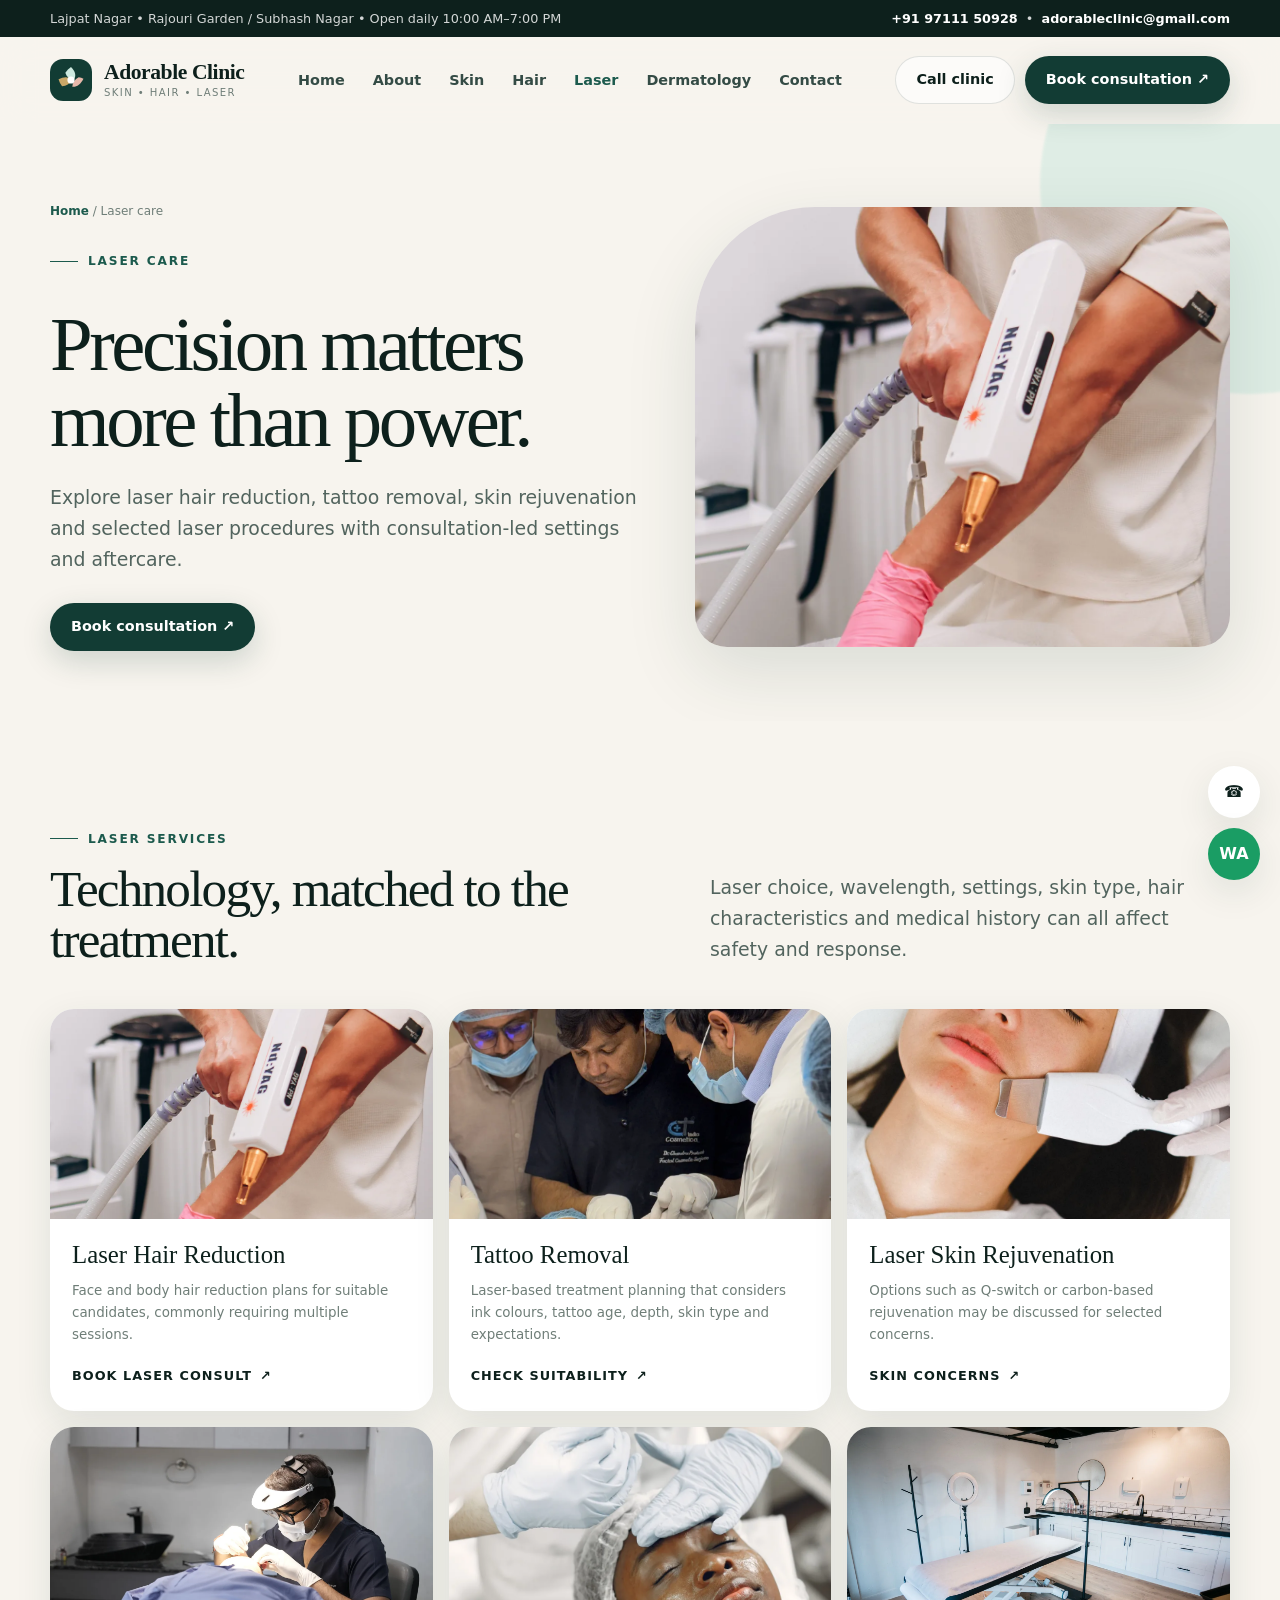
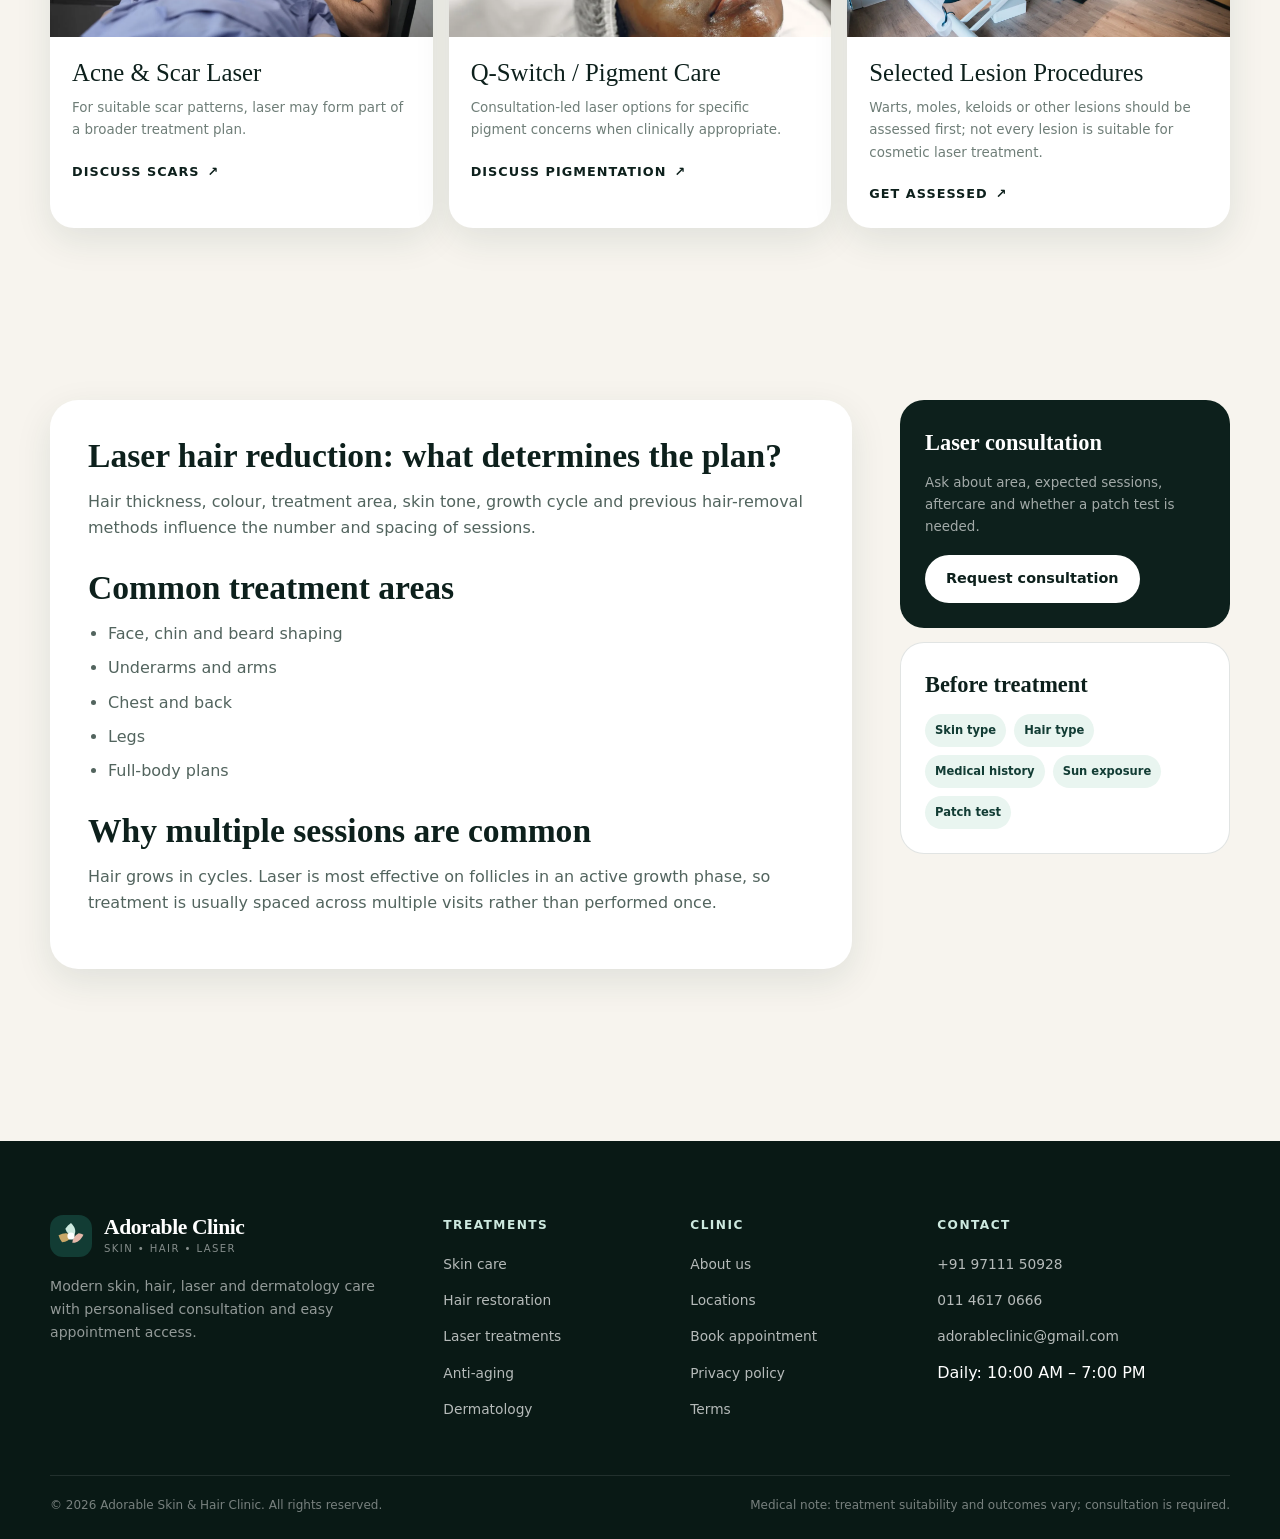
<file: laser.html>
<!doctype html>
    <html lang="en"><head><meta charset="utf-8"><meta name="viewport" content="width=device-width,initial-scale=1">
    <title>Laser Hair Reduction & Laser Treatments Delhi | Adorable Clinic</title><meta name="description" content="Explore laser hair reduction, tattoo removal, skin rejuvenation, Q-switch and scar laser options in Delhi.">
    <meta name="theme-color" content="#123c34"><link rel="icon" href="favicon.svg" type="image/svg+xml"><link rel="stylesheet" href="assets/css/style.css">
    <meta property="og:title" content="Laser Hair Reduction & Laser Treatments Delhi | Adorable Clinic"><meta property="og:description" content="Explore laser hair reduction, tattoo removal, skin rejuvenation, Q-switch and scar laser options in Delhi."><meta property="og:type" content="website">
    </head><body data-page="laser">
<div class="topbar"><div class="container"><span>Lajpat Nagar • Rajouri Garden / Subhash Nagar • Open daily 10:00 AM–7:00 PM</span><span><a href="tel:+919711150928">+91 97111 50928</a> &nbsp;•&nbsp; <a href="mailto:adorableclinic@gmail.com">adorableclinic@gmail.com</a></span></div></div>
<header class="site-header">
  <div class="container nav">
    <a class="brand" href="index.html" aria-label="Adorable Clinic home">
      <img src="assets/images/logo-mark.svg" alt="Adorable Clinic symbol">
      <span class="brand-copy"><strong>Adorable Clinic</strong><span>Skin • Hair • Laser</span></span>
    </a>
    <nav aria-label="Primary navigation"><ul class="nav-links">
      <li><a href="index.html" data-nav="home">Home</a></li>
      <li><a href="about.html" data-nav="about">About</a></li>
      <li><a href="skin.html" data-nav="skin">Skin</a></li>
      <li><a href="hair.html" data-nav="hair">Hair</a></li>
      <li><a href="laser.html" data-nav="laser">Laser</a></li>
      <li><a href="dermatology.html" data-nav="dermatology">Dermatology</a></li>
      <li><a href="contact.html" data-nav="contact">Contact</a></li>
    </ul></nav>
    <div class="nav-actions"><a class="btn btn-ghost" href="tel:+919711150928">Call clinic</a><a class="btn btn-primary" href="appointment.html">Book consultation ↗</a></div>
    <button class="menu-toggle" aria-label="Open menu" aria-expanded="false">☰</button>
  </div>
  <div class="mobile-panel">
    <a href="index.html">Home</a><a href="about.html">About</a><a href="skin.html">Skin</a><a href="hair.html">Hair</a><a href="laser.html">Laser</a><a href="anti-aging.html">Anti-Aging</a><a href="dermatology.html">Dermatology</a><a href="contact.html">Contact</a>
    <a class="btn btn-primary" href="appointment.html">Book consultation</a>
  </div>
</header>
<section class="page-hero"><div class="container page-hero-grid"><div class="page-hero-copy reveal"><div class="breadcrumbs"><a href="index.html">Home</a> / Laser care</div><span class="eyebrow">Laser care</span><h1 class="h1" style="margin-top:16px">Precision matters more than power.</h1><p class="lead">Explore laser hair reduction, tattoo removal, skin rejuvenation and selected laser procedures with consultation-led settings and aftercare.</p><a class="btn btn-primary" href="appointment.html">Book consultation ↗</a></div><div class="page-hero-img reveal"><img src="assets/images/laser-treatment.webp" alt="Laser hair reduction treatment"></div></div></section>
<section class="section"><div class="container"><div class="section-head reveal"><div><span class="eyebrow">Laser services</span><h2 class="h2" style="margin-top:14px">Technology, matched to the treatment.</h2></div><p class="lead">Laser choice, wavelength, settings, skin type, hair characteristics and medical history can all affect safety and response.</p></div><div class="treatments-grid">
<div class="treatment-card reveal"><img src="assets/images/laser-treatment.webp" alt="Laser hair reduction"><div class="copy"><h3 class="h3">Laser Hair Reduction</h3><p>Face and body hair reduction plans for suitable candidates, commonly requiring multiple sessions.</p><a class="mini-link" href="appointment.html">Book laser consult</a></div></div>
<div class="treatment-card reveal"><img src="assets/images/clinical-team.webp" alt="Laser aesthetic procedure"><div class="copy"><h3 class="h3">Tattoo Removal</h3><p>Laser-based treatment planning that considers ink colours, tattoo age, depth, skin type and expectations.</p><a class="mini-link" href="appointment.html">Check suitability</a></div></div>
<div class="treatment-card reveal"><img src="assets/images/skin-treatment.webp" alt="Skin rejuvenation treatment"><div class="copy"><h3 class="h3">Laser Skin Rejuvenation</h3><p>Options such as Q-switch or carbon-based rejuvenation may be discussed for selected concerns.</p><a class="mini-link" href="skin.html">Skin concerns</a></div></div>
<div class="treatment-card reveal"><img src="assets/images/hero-dermatology.webp" alt="Dermatology laser treatment"><div class="copy"><h3 class="h3">Acne & Scar Laser</h3><p>For suitable scar patterns, laser may form part of a broader treatment plan.</p><a class="mini-link" href="appointment.html">Discuss scars</a></div></div>
<div class="treatment-card reveal"><img src="assets/images/facial-treatment.webp" alt="Pigmentation treatment"><div class="copy"><h3 class="h3">Q-Switch / Pigment Care</h3><p>Consultation-led laser options for specific pigment concerns when clinically appropriate.</p><a class="mini-link" href="appointment.html">Discuss pigmentation</a></div></div>
<div class="treatment-card reveal"><img src="assets/images/clinic-interior.webp" alt="Modern laser clinic room"><div class="copy"><h3 class="h3">Selected Lesion Procedures</h3><p>Warts, moles, keloids or other lesions should be assessed first; not every lesion is suitable for cosmetic laser treatment.</p><a class="mini-link" href="dermatology.html">Get assessed</a></div></div>
</div></div></section>
<section class="section-tight"><div class="container content-grid"><article class="article-card reveal"><h2>Laser hair reduction: what determines the plan?</h2><p>Hair thickness, colour, treatment area, skin tone, growth cycle and previous hair-removal methods influence the number and spacing of sessions.</p><h2>Common treatment areas</h2><ul><li>Face, chin and beard shaping</li><li>Underarms and arms</li><li>Chest and back</li><li>Legs</li><li>Full-body plans</li></ul><h2>Why multiple sessions are common</h2><p>Hair grows in cycles. Laser is most effective on follicles in an active growth phase, so treatment is usually spaced across multiple visits rather than performed once.</p></article><aside class="sidebar"><div class="side-card dark"><h3>Laser consultation</h3><p>Ask about area, expected sessions, aftercare and whether a patch test is needed.</p><a class="btn btn-light" href="appointment.html">Request consultation</a></div><div class="side-card"><h3>Before treatment</h3><div class="pill-list"><span class="pill">Skin type</span><span class="pill">Hair type</span><span class="pill">Medical history</span><span class="pill">Sun exposure</span><span class="pill">Patch test</span></div></div></aside></div></section>

<footer class="footer">
  <div class="container">
    <div class="footer-grid">
      <div>
        <a class="brand" href="index.html"><img src="assets/images/logo-mark.svg" alt=""><span class="brand-copy"><strong>Adorable Clinic</strong><span>Skin • Hair • Laser</span></span></a>
        <p>Modern skin, hair, laser and dermatology care with personalised consultation and easy appointment access.</p>
      </div>
      <div><h4>Treatments</h4><ul class="footer-links"><li><a href="skin.html">Skin care</a></li><li><a href="hair.html">Hair restoration</a></li><li><a href="laser.html">Laser treatments</a></li><li><a href="anti-aging.html">Anti-aging</a></li><li><a href="dermatology.html">Dermatology</a></li></ul></div>
      <div><h4>Clinic</h4><ul class="footer-links"><li><a href="about.html">About us</a></li><li><a href="contact.html">Locations</a></li><li><a href="appointment.html">Book appointment</a></li><li><a href="privacy.html">Privacy policy</a></li><li><a href="terms.html">Terms</a></li></ul></div>
      <div><h4>Contact</h4><ul class="footer-links"><li><a href="tel:+919711150928">+91 97111 50928</a></li><li><a href="tel:+911146170666">011 4617 0666</a></li><li><a href="mailto:adorableclinic@gmail.com">adorableclinic@gmail.com</a></li><li>Daily: 10:00 AM – 7:00 PM</li></ul></div>
    </div>
    <div class="footer-bottom"><span>© 2026 Adorable Skin & Hair Clinic. All rights reserved.</span><span>Medical note: treatment suitability and outcomes vary; consultation is required.</span></div>
  </div>
</footer>
<div class="floating-actions"><a class="float-action float-call" href="tel:+919711150928" aria-label="Call Adorable Clinic">☎</a><a class="float-action float-wa" href="https://wa.me/919711150928" target="_blank" rel="noopener" aria-label="WhatsApp Adorable Clinic">WA</a></div>
<div class="toast" aria-live="polite"></div>
<script src="assets/js/main.js"></script>
</body></html>
</file>
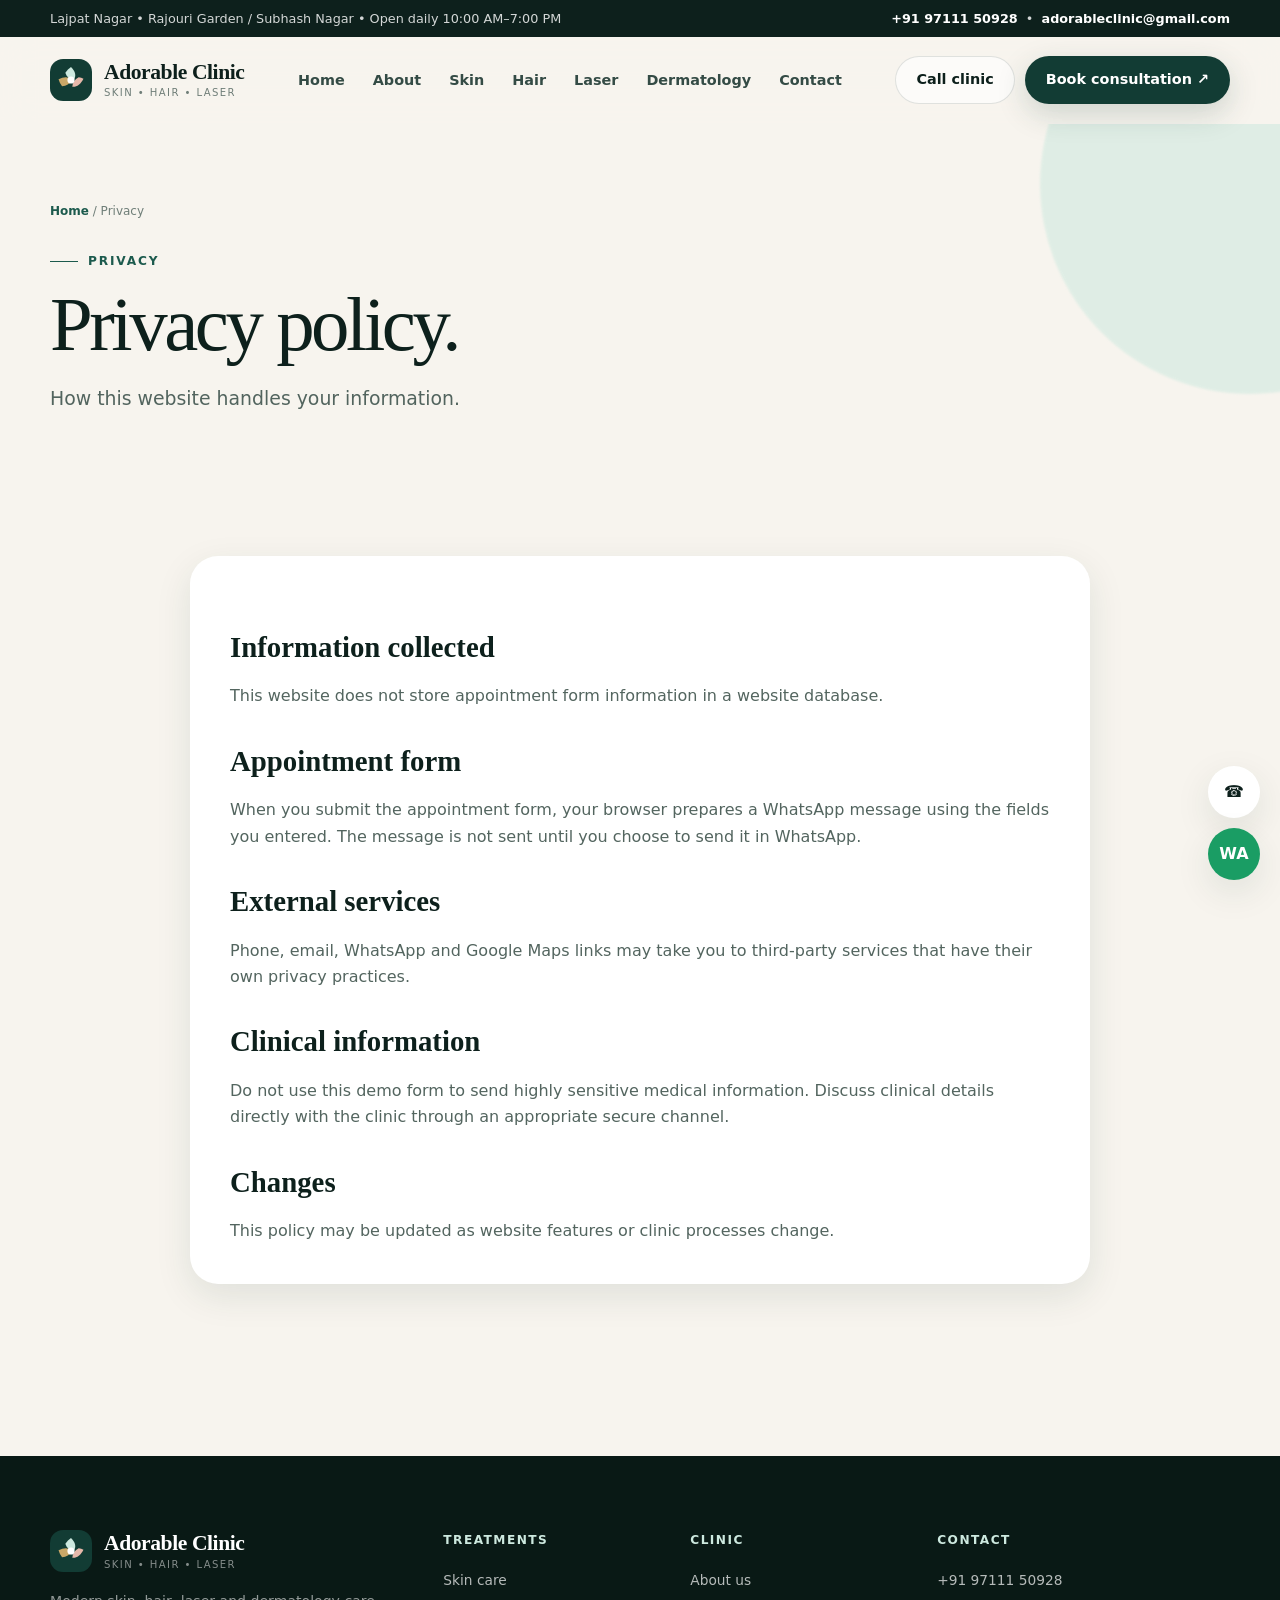
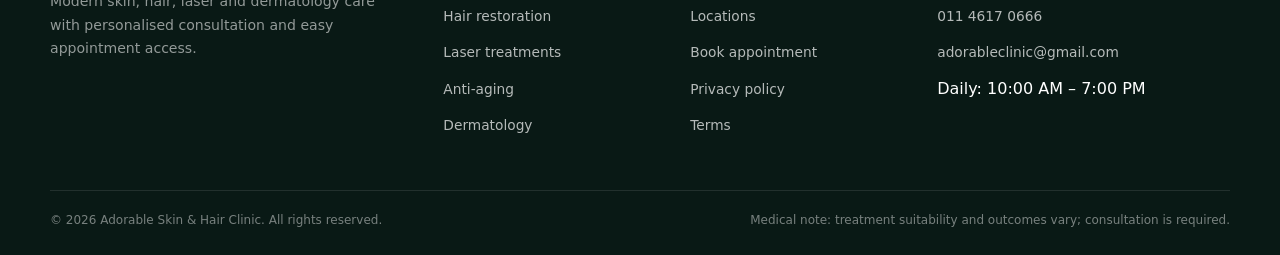
<file: privacy.html>
<!doctype html>
    <html lang="en"><head><meta charset="utf-8"><meta name="viewport" content="width=device-width,initial-scale=1">
    <title>Privacy Policy | Adorable Clinic</title><meta name="description" content="Privacy policy for the Adorable Clinic website.">
    <meta name="theme-color" content="#123c34"><link rel="icon" href="favicon.svg" type="image/svg+xml"><link rel="stylesheet" href="assets/css/style.css">
    <meta property="og:title" content="Privacy Policy | Adorable Clinic"><meta property="og:description" content="Privacy policy for the Adorable Clinic website."><meta property="og:type" content="website">
    </head><body data-page="privacy">
<div class="topbar"><div class="container"><span>Lajpat Nagar • Rajouri Garden / Subhash Nagar • Open daily 10:00 AM–7:00 PM</span><span><a href="tel:+919711150928">+91 97111 50928</a> &nbsp;•&nbsp; <a href="mailto:adorableclinic@gmail.com">adorableclinic@gmail.com</a></span></div></div>
<header class="site-header">
  <div class="container nav">
    <a class="brand" href="index.html" aria-label="Adorable Clinic home">
      <img src="assets/images/logo-mark.svg" alt="Adorable Clinic symbol">
      <span class="brand-copy"><strong>Adorable Clinic</strong><span>Skin • Hair • Laser</span></span>
    </a>
    <nav aria-label="Primary navigation"><ul class="nav-links">
      <li><a href="index.html" data-nav="home">Home</a></li>
      <li><a href="about.html" data-nav="about">About</a></li>
      <li><a href="skin.html" data-nav="skin">Skin</a></li>
      <li><a href="hair.html" data-nav="hair">Hair</a></li>
      <li><a href="laser.html" data-nav="laser">Laser</a></li>
      <li><a href="dermatology.html" data-nav="dermatology">Dermatology</a></li>
      <li><a href="contact.html" data-nav="contact">Contact</a></li>
    </ul></nav>
    <div class="nav-actions"><a class="btn btn-ghost" href="tel:+919711150928">Call clinic</a><a class="btn btn-primary" href="appointment.html">Book consultation ↗</a></div>
    <button class="menu-toggle" aria-label="Open menu" aria-expanded="false">☰</button>
  </div>
  <div class="mobile-panel">
    <a href="index.html">Home</a><a href="about.html">About</a><a href="skin.html">Skin</a><a href="hair.html">Hair</a><a href="laser.html">Laser</a><a href="anti-aging.html">Anti-Aging</a><a href="dermatology.html">Dermatology</a><a href="contact.html">Contact</a>
    <a class="btn btn-primary" href="appointment.html">Book consultation</a>
  </div>
</header>
<main><section class="page-hero"><div class="container"><div class="breadcrumbs"><a href="index.html">Home</a> / Privacy</div><span class="eyebrow">Privacy</span><h1 class="h1" style="margin-top:16px">Privacy policy.</h1><p class="lead" style="margin-top:20px">How this website handles your information.</p></div></section><section class="section-tight"><div class="container"><div class="legal"><h2>Information collected</h2><p>This website does not store appointment form information in a website database.</p><h2>Appointment form</h2><p>When you submit the appointment form, your browser prepares a WhatsApp message using the fields you entered. The message is not sent until you choose to send it in WhatsApp.</p><h2>External services</h2><p>Phone, email, WhatsApp and Google Maps links may take you to third-party services that have their own privacy practices.</p><h2>Clinical information</h2><p>Do not use this demo form to send highly sensitive medical information. Discuss clinical details directly with the clinic through an appropriate secure channel.</p><h2>Changes</h2><p>This policy may be updated as website features or clinic processes change.</p></div></div></section></main>
<footer class="footer">
  <div class="container">
    <div class="footer-grid">
      <div>
        <a class="brand" href="index.html"><img src="assets/images/logo-mark.svg" alt=""><span class="brand-copy"><strong>Adorable Clinic</strong><span>Skin • Hair • Laser</span></span></a>
        <p>Modern skin, hair, laser and dermatology care with personalised consultation and easy appointment access.</p>
      </div>
      <div><h4>Treatments</h4><ul class="footer-links"><li><a href="skin.html">Skin care</a></li><li><a href="hair.html">Hair restoration</a></li><li><a href="laser.html">Laser treatments</a></li><li><a href="anti-aging.html">Anti-aging</a></li><li><a href="dermatology.html">Dermatology</a></li></ul></div>
      <div><h4>Clinic</h4><ul class="footer-links"><li><a href="about.html">About us</a></li><li><a href="contact.html">Locations</a></li><li><a href="appointment.html">Book appointment</a></li><li><a href="privacy.html">Privacy policy</a></li><li><a href="terms.html">Terms</a></li></ul></div>
      <div><h4>Contact</h4><ul class="footer-links"><li><a href="tel:+919711150928">+91 97111 50928</a></li><li><a href="tel:+911146170666">011 4617 0666</a></li><li><a href="mailto:adorableclinic@gmail.com">adorableclinic@gmail.com</a></li><li>Daily: 10:00 AM – 7:00 PM</li></ul></div>
    </div>
    <div class="footer-bottom"><span>© 2026 Adorable Skin & Hair Clinic. All rights reserved.</span><span>Medical note: treatment suitability and outcomes vary; consultation is required.</span></div>
  </div>
</footer>
<div class="floating-actions"><a class="float-action float-call" href="tel:+919711150928" aria-label="Call Adorable Clinic">☎</a><a class="float-action float-wa" href="https://wa.me/919711150928" target="_blank" rel="noopener" aria-label="WhatsApp Adorable Clinic">WA</a></div>
<div class="toast" aria-live="polite"></div>
<script src="assets/js/main.js"></script>
</body></html>
</file>
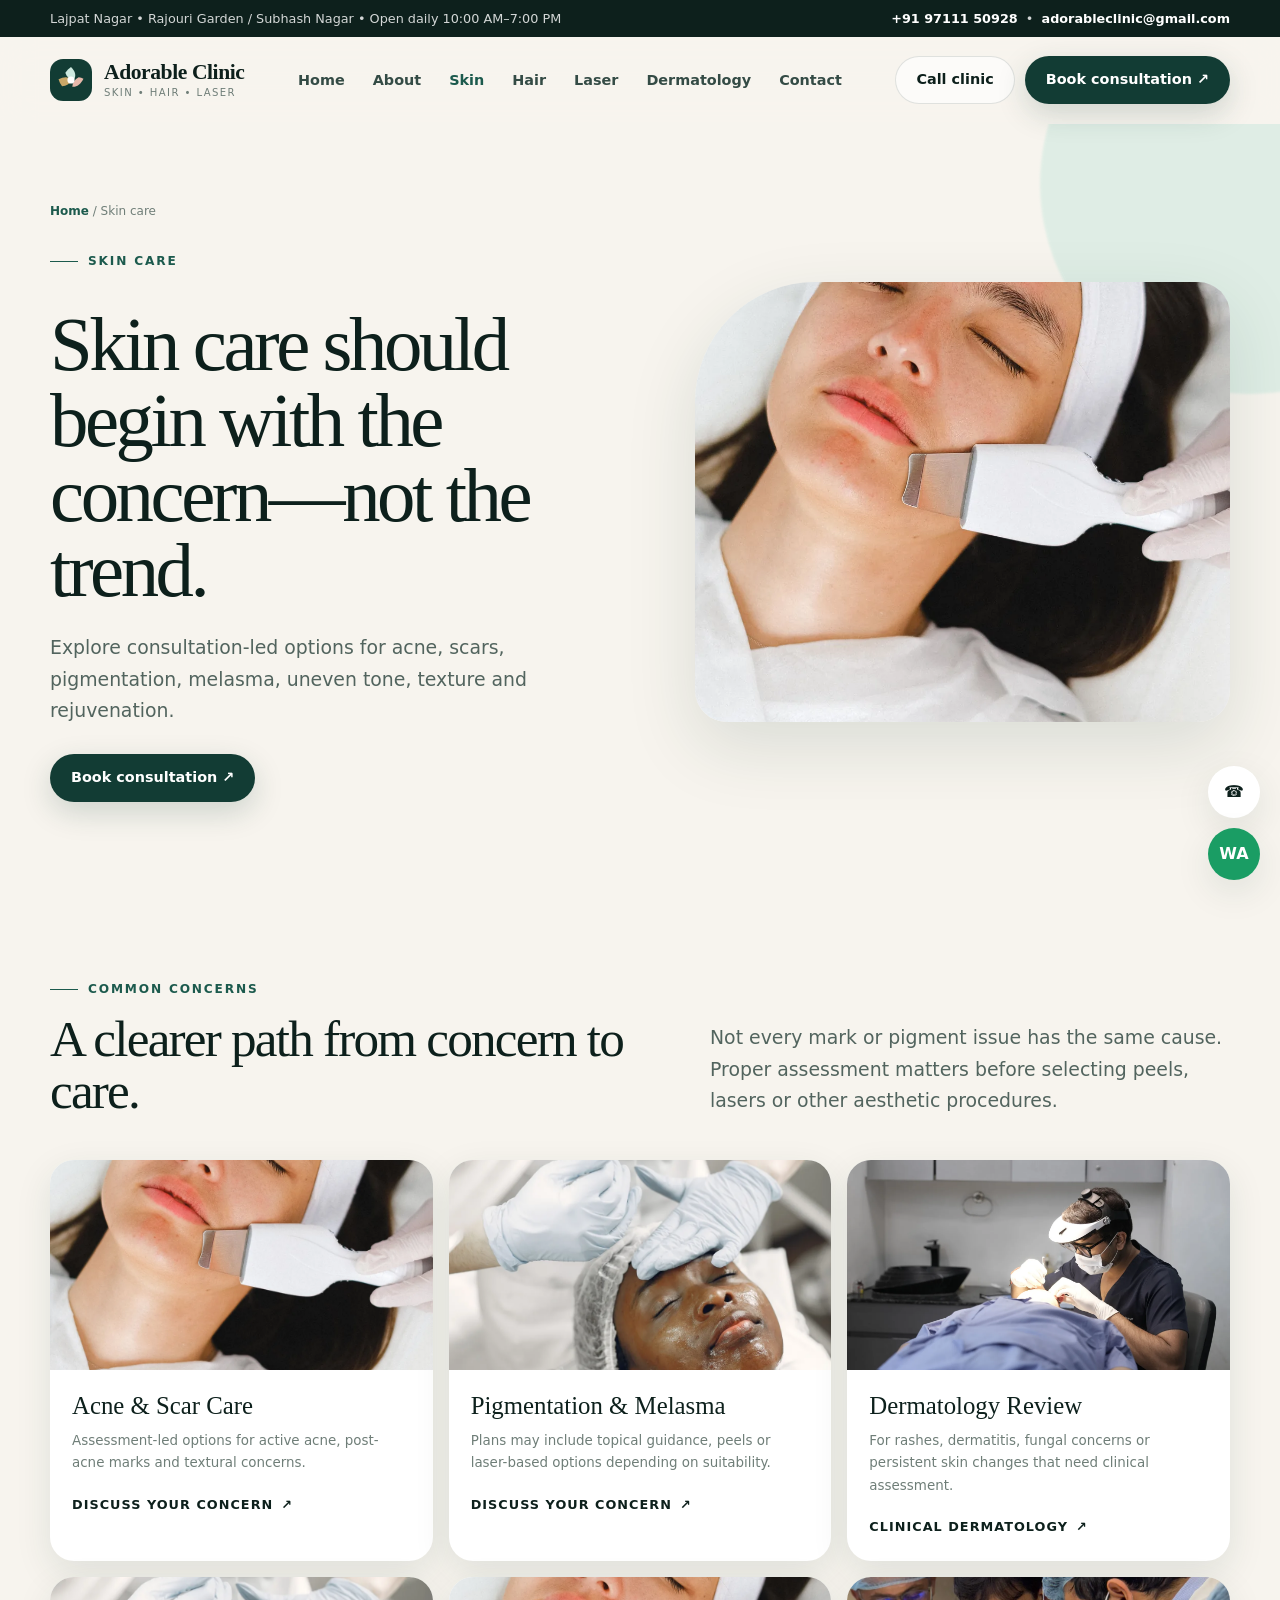
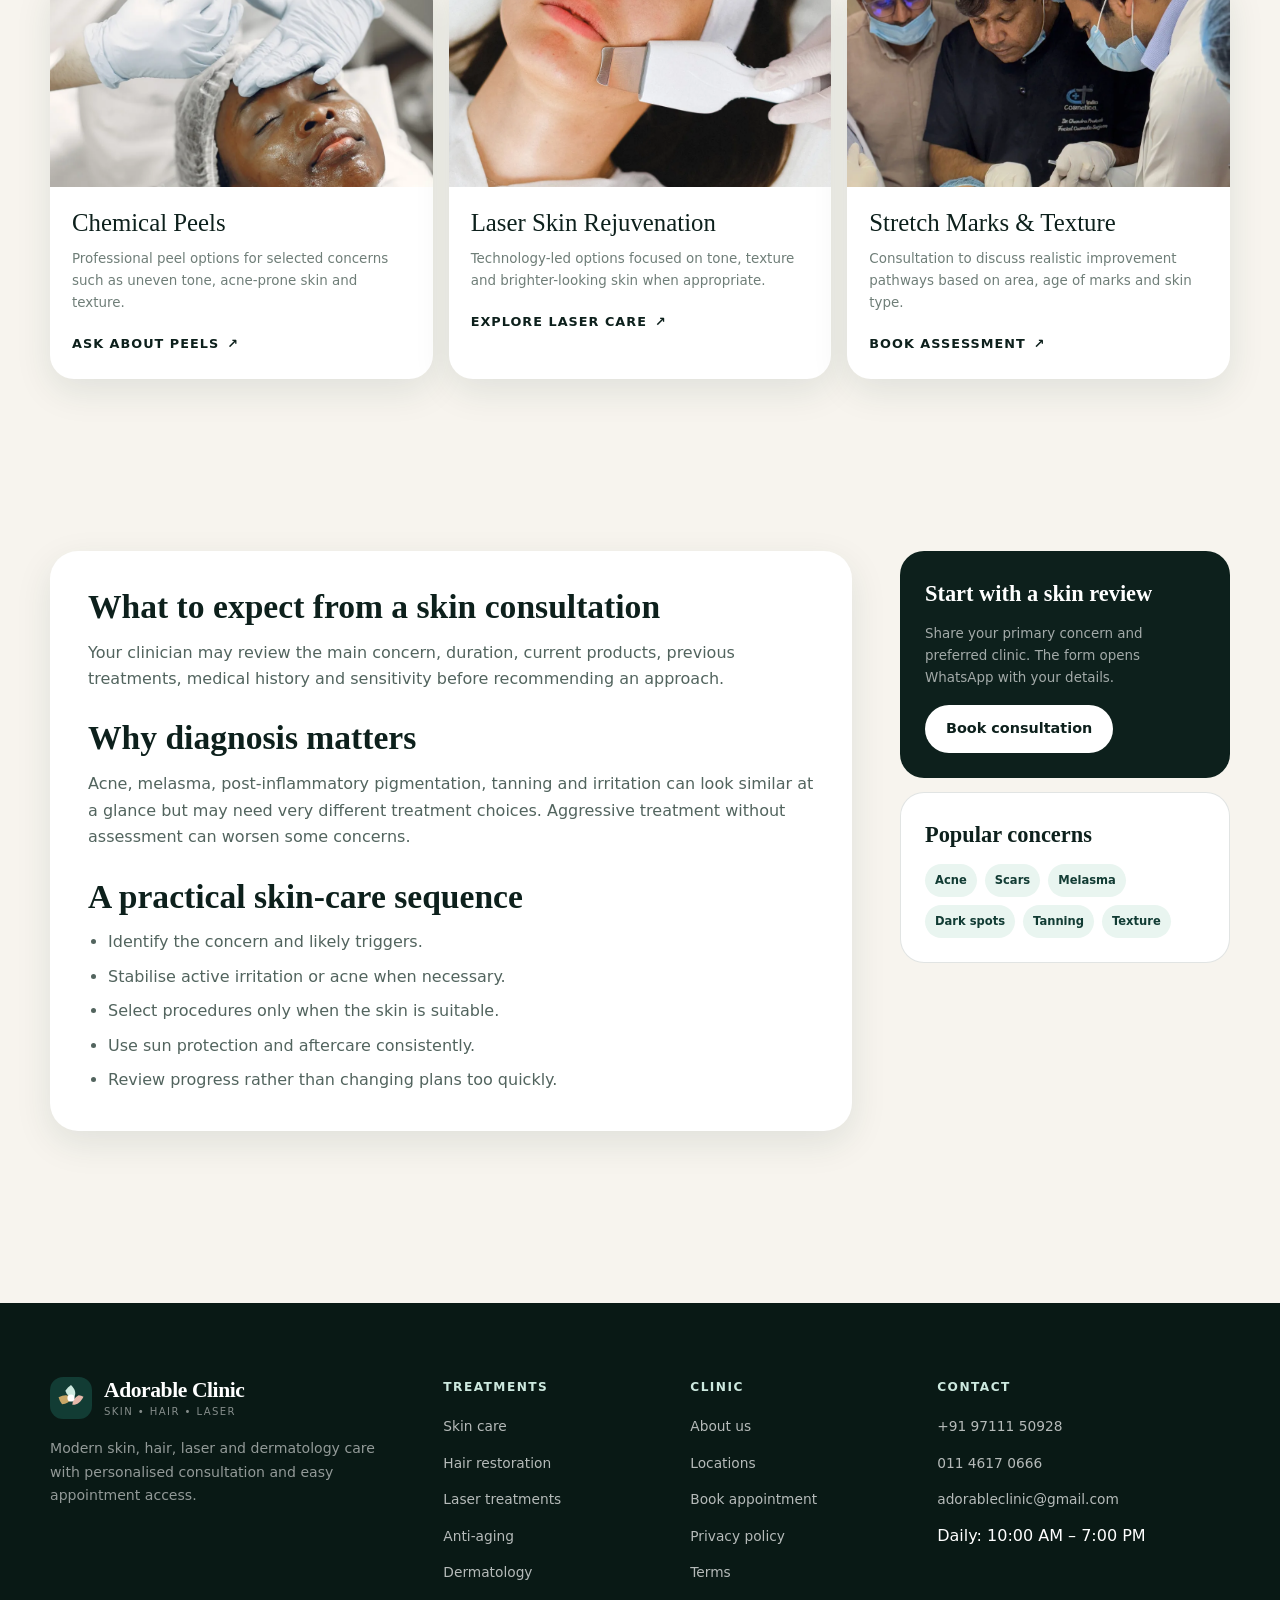
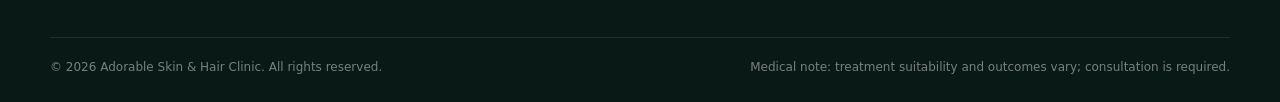
<file: skin.html>
<!doctype html>
    <html lang="en"><head><meta charset="utf-8"><meta name="viewport" content="width=device-width,initial-scale=1">
    <title>Skin Treatments in Delhi | Adorable Clinic</title><meta name="description" content="Explore acne, scar, pigmentation, melasma, peel and skin rejuvenation treatment options at Adorable Clinic.">
    <meta name="theme-color" content="#123c34"><link rel="icon" href="favicon.svg" type="image/svg+xml"><link rel="stylesheet" href="assets/css/style.css">
    <meta property="og:title" content="Skin Treatments in Delhi | Adorable Clinic"><meta property="og:description" content="Explore acne, scar, pigmentation, melasma, peel and skin rejuvenation treatment options at Adorable Clinic."><meta property="og:type" content="website">
    </head><body data-page="skin">
<div class="topbar"><div class="container"><span>Lajpat Nagar • Rajouri Garden / Subhash Nagar • Open daily 10:00 AM–7:00 PM</span><span><a href="tel:+919711150928">+91 97111 50928</a> &nbsp;•&nbsp; <a href="mailto:adorableclinic@gmail.com">adorableclinic@gmail.com</a></span></div></div>
<header class="site-header">
  <div class="container nav">
    <a class="brand" href="index.html" aria-label="Adorable Clinic home">
      <img src="assets/images/logo-mark.svg" alt="Adorable Clinic symbol">
      <span class="brand-copy"><strong>Adorable Clinic</strong><span>Skin • Hair • Laser</span></span>
    </a>
    <nav aria-label="Primary navigation"><ul class="nav-links">
      <li><a href="index.html" data-nav="home">Home</a></li>
      <li><a href="about.html" data-nav="about">About</a></li>
      <li><a href="skin.html" data-nav="skin">Skin</a></li>
      <li><a href="hair.html" data-nav="hair">Hair</a></li>
      <li><a href="laser.html" data-nav="laser">Laser</a></li>
      <li><a href="dermatology.html" data-nav="dermatology">Dermatology</a></li>
      <li><a href="contact.html" data-nav="contact">Contact</a></li>
    </ul></nav>
    <div class="nav-actions"><a class="btn btn-ghost" href="tel:+919711150928">Call clinic</a><a class="btn btn-primary" href="appointment.html">Book consultation ↗</a></div>
    <button class="menu-toggle" aria-label="Open menu" aria-expanded="false">☰</button>
  </div>
  <div class="mobile-panel">
    <a href="index.html">Home</a><a href="about.html">About</a><a href="skin.html">Skin</a><a href="hair.html">Hair</a><a href="laser.html">Laser</a><a href="anti-aging.html">Anti-Aging</a><a href="dermatology.html">Dermatology</a><a href="contact.html">Contact</a>
    <a class="btn btn-primary" href="appointment.html">Book consultation</a>
  </div>
</header>
<section class="page-hero"><div class="container page-hero-grid"><div class="page-hero-copy reveal"><div class="breadcrumbs"><a href="index.html">Home</a> / Skin care</div><span class="eyebrow">Skin care</span><h1 class="h1" style="margin-top:16px">Skin care should begin with the concern—not the trend.</h1><p class="lead">Explore consultation-led options for acne, scars, pigmentation, melasma, uneven tone, texture and rejuvenation.</p><a class="btn btn-primary" href="appointment.html">Book consultation ↗</a></div><div class="page-hero-img reveal"><img src="assets/images/skin-treatment.webp" alt="Professional skin treatment"></div></div></section>
<section class="section"><div class="container"><div class="section-head reveal"><div><span class="eyebrow">Common concerns</span><h2 class="h2" style="margin-top:14px">A clearer path from concern to care.</h2></div><p class="lead">Not every mark or pigment issue has the same cause. Proper assessment matters before selecting peels, lasers or other aesthetic procedures.</p></div><div class="treatments-grid">
<div class="treatment-card reveal"><img src="assets/images/skin-treatment.webp" alt="Acne and skin treatment"><div class="copy"><h3 class="h3">Acne & Scar Care</h3><p>Assessment-led options for active acne, post-acne marks and textural concerns.</p><a class="mini-link" href="appointment.html">Discuss your concern</a></div></div>
<div class="treatment-card reveal"><img src="assets/images/facial-treatment.webp" alt="Pigmentation and facial care"><div class="copy"><h3 class="h3">Pigmentation & Melasma</h3><p>Plans may include topical guidance, peels or laser-based options depending on suitability.</p><a class="mini-link" href="appointment.html">Discuss your concern</a></div></div>
<div class="treatment-card reveal"><img src="assets/images/hero-dermatology.webp" alt="Dermatology skin evaluation"><div class="copy"><h3 class="h3">Dermatology Review</h3><p>For rashes, dermatitis, fungal concerns or persistent skin changes that need clinical assessment.</p><a class="mini-link" href="dermatology.html">Clinical dermatology</a></div></div>
<div class="treatment-card reveal"><img src="assets/images/facial-treatment.webp" alt="Chemical peel and facial treatment"><div class="copy"><h3 class="h3">Chemical Peels</h3><p>Professional peel options for selected concerns such as uneven tone, acne-prone skin and texture.</p><a class="mini-link" href="appointment.html">Ask about peels</a></div></div>
<div class="treatment-card reveal"><img src="assets/images/skin-treatment.webp" alt="Skin rejuvenation procedure"><div class="copy"><h3 class="h3">Laser Skin Rejuvenation</h3><p>Technology-led options focused on tone, texture and brighter-looking skin when appropriate.</p><a class="mini-link" href="laser.html">Explore laser care</a></div></div>
<div class="treatment-card reveal"><img src="assets/images/clinical-team.webp" alt="Clinical aesthetic care"><div class="copy"><h3 class="h3">Stretch Marks & Texture</h3><p>Consultation to discuss realistic improvement pathways based on area, age of marks and skin type.</p><a class="mini-link" href="appointment.html">Book assessment</a></div></div>
</div></div></section>
<section class="section-tight"><div class="container content-grid"><article class="article-card reveal"><h2>What to expect from a skin consultation</h2><p>Your clinician may review the main concern, duration, current products, previous treatments, medical history and sensitivity before recommending an approach.</p><h2>Why diagnosis matters</h2><p>Acne, melasma, post-inflammatory pigmentation, tanning and irritation can look similar at a glance but may need very different treatment choices. Aggressive treatment without assessment can worsen some concerns.</p><h2>A practical skin-care sequence</h2><ul><li>Identify the concern and likely triggers.</li><li>Stabilise active irritation or acne when necessary.</li><li>Select procedures only when the skin is suitable.</li><li>Use sun protection and aftercare consistently.</li><li>Review progress rather than changing plans too quickly.</li></ul></article><aside class="sidebar"><div class="side-card dark"><h3>Start with a skin review</h3><p>Share your primary concern and preferred clinic. The form opens WhatsApp with your details.</p><a class="btn btn-light" href="appointment.html">Book consultation</a></div><div class="side-card"><h3>Popular concerns</h3><div class="pill-list"><span class="pill">Acne</span><span class="pill">Scars</span><span class="pill">Melasma</span><span class="pill">Dark spots</span><span class="pill">Tanning</span><span class="pill">Texture</span></div></div></aside></div></section>

<footer class="footer">
  <div class="container">
    <div class="footer-grid">
      <div>
        <a class="brand" href="index.html"><img src="assets/images/logo-mark.svg" alt=""><span class="brand-copy"><strong>Adorable Clinic</strong><span>Skin • Hair • Laser</span></span></a>
        <p>Modern skin, hair, laser and dermatology care with personalised consultation and easy appointment access.</p>
      </div>
      <div><h4>Treatments</h4><ul class="footer-links"><li><a href="skin.html">Skin care</a></li><li><a href="hair.html">Hair restoration</a></li><li><a href="laser.html">Laser treatments</a></li><li><a href="anti-aging.html">Anti-aging</a></li><li><a href="dermatology.html">Dermatology</a></li></ul></div>
      <div><h4>Clinic</h4><ul class="footer-links"><li><a href="about.html">About us</a></li><li><a href="contact.html">Locations</a></li><li><a href="appointment.html">Book appointment</a></li><li><a href="privacy.html">Privacy policy</a></li><li><a href="terms.html">Terms</a></li></ul></div>
      <div><h4>Contact</h4><ul class="footer-links"><li><a href="tel:+919711150928">+91 97111 50928</a></li><li><a href="tel:+911146170666">011 4617 0666</a></li><li><a href="mailto:adorableclinic@gmail.com">adorableclinic@gmail.com</a></li><li>Daily: 10:00 AM – 7:00 PM</li></ul></div>
    </div>
    <div class="footer-bottom"><span>© 2026 Adorable Skin & Hair Clinic. All rights reserved.</span><span>Medical note: treatment suitability and outcomes vary; consultation is required.</span></div>
  </div>
</footer>
<div class="floating-actions"><a class="float-action float-call" href="tel:+919711150928" aria-label="Call Adorable Clinic">☎</a><a class="float-action float-wa" href="https://wa.me/919711150928" target="_blank" rel="noopener" aria-label="WhatsApp Adorable Clinic">WA</a></div>
<div class="toast" aria-live="polite"></div>
<script src="assets/js/main.js"></script>
</body></html>
</file>
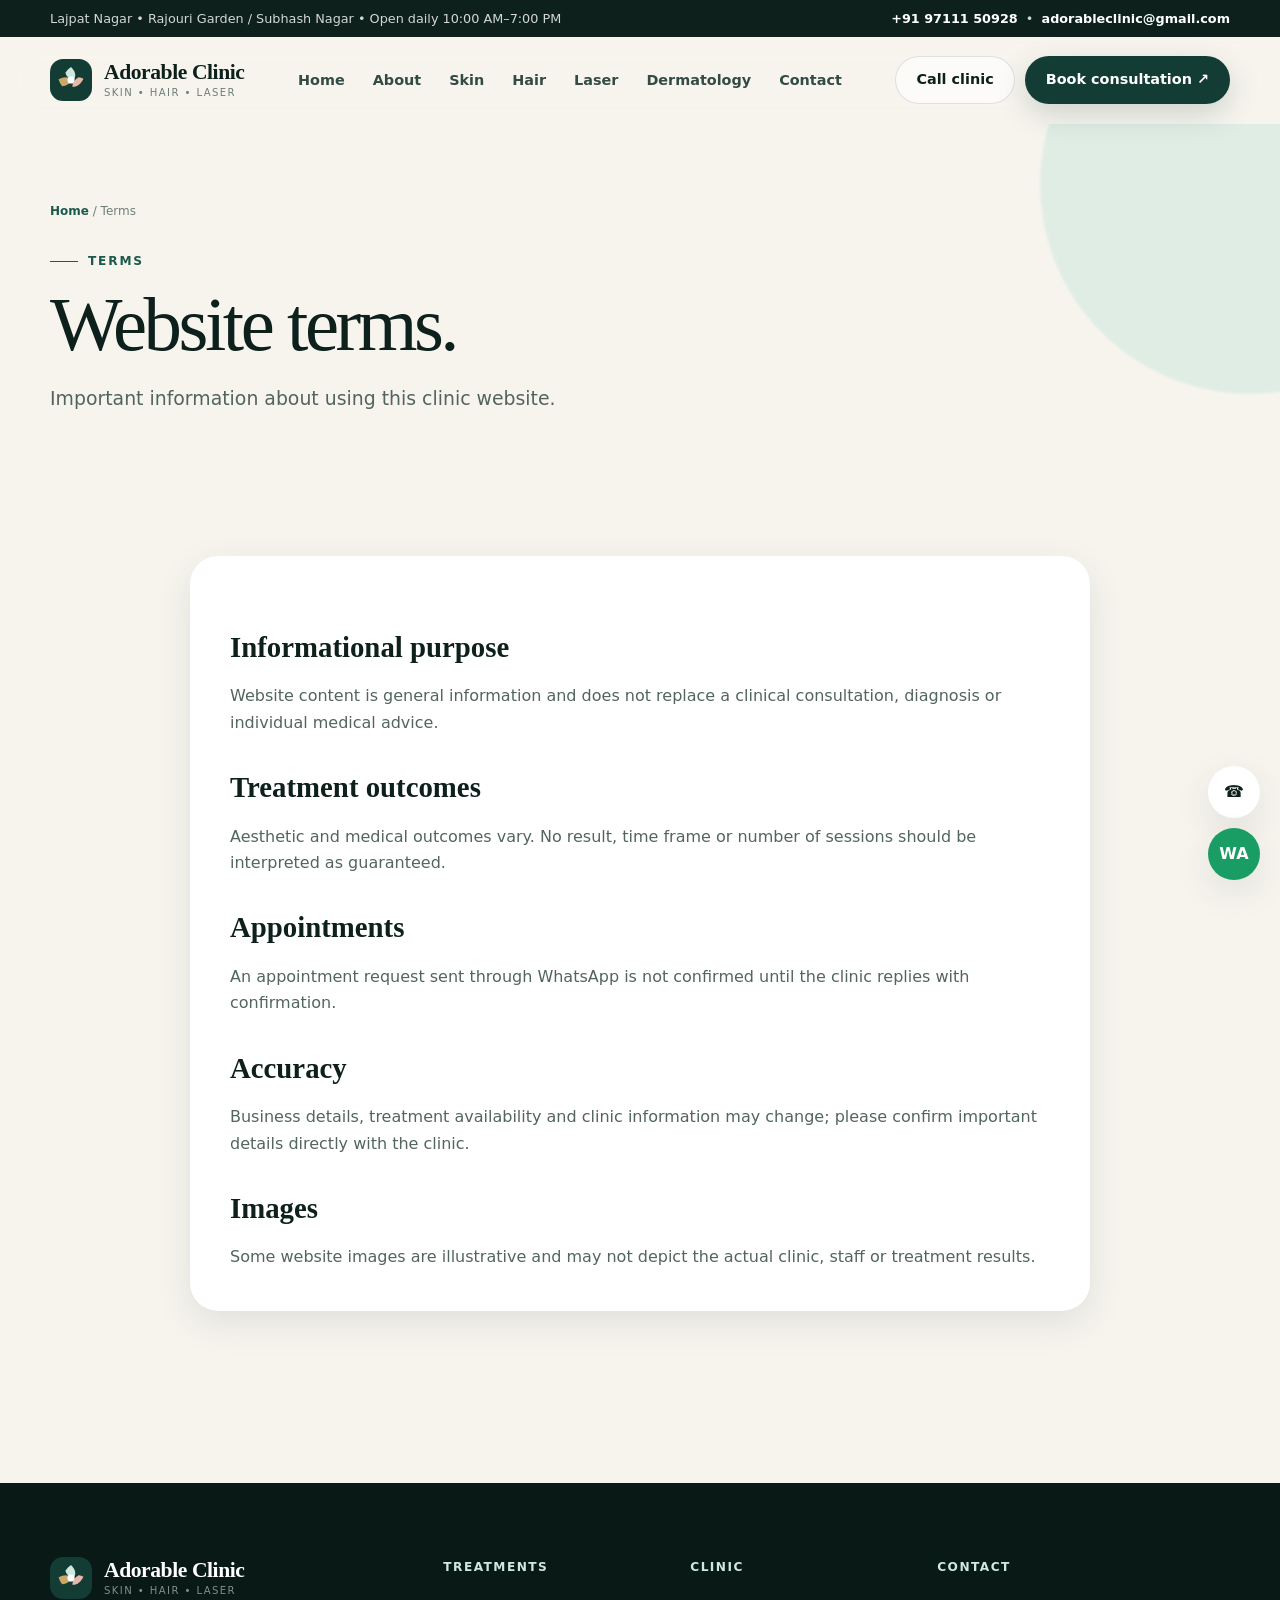
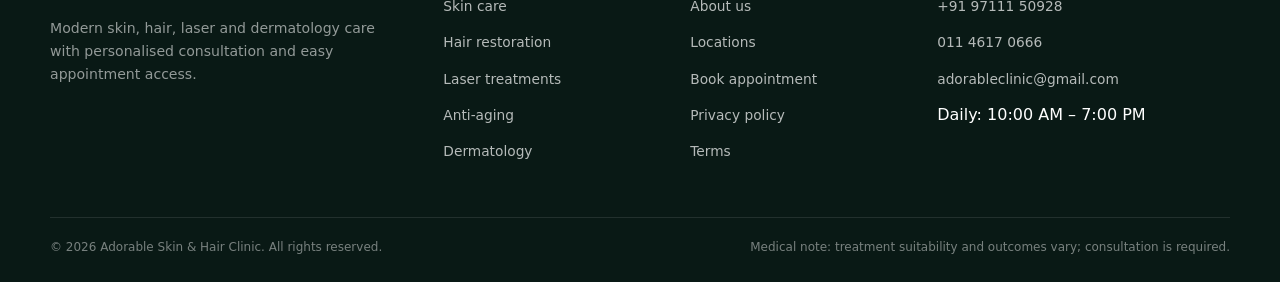
<file: terms.html>
<!doctype html>
    <html lang="en"><head><meta charset="utf-8"><meta name="viewport" content="width=device-width,initial-scale=1">
    <title>Website Terms | Adorable Clinic</title><meta name="description" content="Website terms and medical disclaimer for Adorable Clinic.">
    <meta name="theme-color" content="#123c34"><link rel="icon" href="favicon.svg" type="image/svg+xml"><link rel="stylesheet" href="assets/css/style.css">
    <meta property="og:title" content="Website Terms | Adorable Clinic"><meta property="og:description" content="Website terms and medical disclaimer for Adorable Clinic."><meta property="og:type" content="website">
    </head><body data-page="terms">
<div class="topbar"><div class="container"><span>Lajpat Nagar • Rajouri Garden / Subhash Nagar • Open daily 10:00 AM–7:00 PM</span><span><a href="tel:+919711150928">+91 97111 50928</a> &nbsp;•&nbsp; <a href="mailto:adorableclinic@gmail.com">adorableclinic@gmail.com</a></span></div></div>
<header class="site-header">
  <div class="container nav">
    <a class="brand" href="index.html" aria-label="Adorable Clinic home">
      <img src="assets/images/logo-mark.svg" alt="Adorable Clinic symbol">
      <span class="brand-copy"><strong>Adorable Clinic</strong><span>Skin • Hair • Laser</span></span>
    </a>
    <nav aria-label="Primary navigation"><ul class="nav-links">
      <li><a href="index.html" data-nav="home">Home</a></li>
      <li><a href="about.html" data-nav="about">About</a></li>
      <li><a href="skin.html" data-nav="skin">Skin</a></li>
      <li><a href="hair.html" data-nav="hair">Hair</a></li>
      <li><a href="laser.html" data-nav="laser">Laser</a></li>
      <li><a href="dermatology.html" data-nav="dermatology">Dermatology</a></li>
      <li><a href="contact.html" data-nav="contact">Contact</a></li>
    </ul></nav>
    <div class="nav-actions"><a class="btn btn-ghost" href="tel:+919711150928">Call clinic</a><a class="btn btn-primary" href="appointment.html">Book consultation ↗</a></div>
    <button class="menu-toggle" aria-label="Open menu" aria-expanded="false">☰</button>
  </div>
  <div class="mobile-panel">
    <a href="index.html">Home</a><a href="about.html">About</a><a href="skin.html">Skin</a><a href="hair.html">Hair</a><a href="laser.html">Laser</a><a href="anti-aging.html">Anti-Aging</a><a href="dermatology.html">Dermatology</a><a href="contact.html">Contact</a>
    <a class="btn btn-primary" href="appointment.html">Book consultation</a>
  </div>
</header>
<main><section class="page-hero"><div class="container"><div class="breadcrumbs"><a href="index.html">Home</a> / Terms</div><span class="eyebrow">Terms</span><h1 class="h1" style="margin-top:16px">Website terms.</h1><p class="lead" style="margin-top:20px">Important information about using this clinic website.</p></div></section><section class="section-tight"><div class="container"><div class="legal"><h2>Informational purpose</h2><p>Website content is general information and does not replace a clinical consultation, diagnosis or individual medical advice.</p><h2>Treatment outcomes</h2><p>Aesthetic and medical outcomes vary. No result, time frame or number of sessions should be interpreted as guaranteed.</p><h2>Appointments</h2><p>An appointment request sent through WhatsApp is not confirmed until the clinic replies with confirmation.</p><h2>Accuracy</h2><p>Business details, treatment availability and clinic information may change; please confirm important details directly with the clinic.</p><h2>Images</h2><p>Some website images are illustrative and may not depict the actual clinic, staff or treatment results.</p></div></div></section></main>
<footer class="footer">
  <div class="container">
    <div class="footer-grid">
      <div>
        <a class="brand" href="index.html"><img src="assets/images/logo-mark.svg" alt=""><span class="brand-copy"><strong>Adorable Clinic</strong><span>Skin • Hair • Laser</span></span></a>
        <p>Modern skin, hair, laser and dermatology care with personalised consultation and easy appointment access.</p>
      </div>
      <div><h4>Treatments</h4><ul class="footer-links"><li><a href="skin.html">Skin care</a></li><li><a href="hair.html">Hair restoration</a></li><li><a href="laser.html">Laser treatments</a></li><li><a href="anti-aging.html">Anti-aging</a></li><li><a href="dermatology.html">Dermatology</a></li></ul></div>
      <div><h4>Clinic</h4><ul class="footer-links"><li><a href="about.html">About us</a></li><li><a href="contact.html">Locations</a></li><li><a href="appointment.html">Book appointment</a></li><li><a href="privacy.html">Privacy policy</a></li><li><a href="terms.html">Terms</a></li></ul></div>
      <div><h4>Contact</h4><ul class="footer-links"><li><a href="tel:+919711150928">+91 97111 50928</a></li><li><a href="tel:+911146170666">011 4617 0666</a></li><li><a href="mailto:adorableclinic@gmail.com">adorableclinic@gmail.com</a></li><li>Daily: 10:00 AM – 7:00 PM</li></ul></div>
    </div>
    <div class="footer-bottom"><span>© 2026 Adorable Skin & Hair Clinic. All rights reserved.</span><span>Medical note: treatment suitability and outcomes vary; consultation is required.</span></div>
  </div>
</footer>
<div class="floating-actions"><a class="float-action float-call" href="tel:+919711150928" aria-label="Call Adorable Clinic">☎</a><a class="float-action float-wa" href="https://wa.me/919711150928" target="_blank" rel="noopener" aria-label="WhatsApp Adorable Clinic">WA</a></div>
<div class="toast" aria-live="polite"></div>
<script src="assets/js/main.js"></script>
</body></html>
</file>
<file: assets/css/style.css>
:root{
  --ink:#0d201c;
  --ink-soft:#233b35;
  --forest:#123c34;
  --forest-2:#1c5a4d;
  --mint:#cde9df;
  --mint-2:#e9f5f0;
  --ivory:#f7f4ee;
  --white:#ffffff;
  --sand:#e8dfd0;
  --gold:#c9a767;
  --rose:#e6b8aa;
  --muted:#6f7e78;
  --line:rgba(13,32,28,.12);
  --shadow:0 24px 70px rgba(22,58,50,.13);
  --shadow-soft:0 12px 36px rgba(22,58,50,.10);
  --radius:28px;
  --radius-sm:18px;
  --container:1180px;
}
*{box-sizing:border-box;margin:0;padding:0}
html{scroll-behavior:smooth}
body{font-family:Inter,ui-sans-serif,system-ui,-apple-system,BlinkMacSystemFont,"Segoe UI",sans-serif;background:var(--ivory);color:var(--ink);line-height:1.65;overflow-x:hidden}
img{display:block;max-width:100%}
a{color:inherit;text-decoration:none}
button,input,select,textarea{font:inherit}
button{cursor:pointer}
.container{width:min(calc(100% - 36px),var(--container));margin-inline:auto}
.section{padding:100px 0}
.section-tight{padding:72px 0}
.eyebrow{display:inline-flex;align-items:center;gap:10px;font-size:.76rem;font-weight:800;letter-spacing:.15em;text-transform:uppercase;color:var(--forest-2)}
.eyebrow:before{content:"";width:28px;height:1px;background:currentColor}
.display{font-family:Georgia,"Times New Roman",serif;font-size:clamp(3rem,7vw,6.8rem);line-height:.94;letter-spacing:-.055em;font-weight:500}
.h1{font-family:Georgia,"Times New Roman",serif;font-size:clamp(2.8rem,6vw,5.4rem);line-height:.98;letter-spacing:-.045em;font-weight:500}
.h2{font-family:Georgia,"Times New Roman",serif;font-size:clamp(2.2rem,4vw,4rem);line-height:1;letter-spacing:-.035em;font-weight:500}
.h3{font-family:Georgia,"Times New Roman",serif;font-size:1.55rem;line-height:1.15;font-weight:500}
.lead{font-size:clamp(1rem,1.5vw,1.18rem);color:#52645e;max-width:660px}
.muted{color:var(--muted)}
.text-white{color:#fff}
.topbar{background:var(--ink);color:rgba(255,255,255,.82);font-size:.8rem}
.topbar .container{display:flex;justify-content:space-between;align-items:center;gap:18px;padding:8px 0}
.topbar a{color:#fff;font-weight:700}
.site-header{position:sticky;top:0;z-index:40;background:rgba(247,244,238,.88);backdrop-filter:blur(16px);border-bottom:1px solid transparent;transition:.25s}
.site-header.scrolled{border-color:var(--line);box-shadow:0 8px 30px rgba(13,32,28,.06)}
.nav{height:86px;display:flex;align-items:center;justify-content:space-between;gap:24px}
.brand{display:flex;align-items:center;gap:12px;min-width:max-content}
.brand img{width:42px;height:42px}
.brand-copy{display:flex;flex-direction:column;line-height:1}
.brand-copy strong{font-family:Georgia,"Times New Roman",serif;font-size:1.35rem;font-weight:600;letter-spacing:-.02em}
.brand-copy span{font-size:.63rem;letter-spacing:.14em;text-transform:uppercase;color:var(--muted);margin-top:5px}
.nav-links{display:flex;align-items:center;gap:28px;list-style:none}
.nav-links a{font-size:.9rem;font-weight:650;color:#344b45;transition:.2s}
.nav-links a:hover,.nav-links a.active{color:var(--forest-2)}
.nav-actions{display:flex;align-items:center;gap:10px}
.btn{display:inline-flex;align-items:center;justify-content:center;gap:9px;min-height:48px;padding:0 20px;border-radius:999px;border:1px solid transparent;font-weight:800;font-size:.9rem;transition:.25s}
.btn:hover{transform:translateY(-2px)}
.btn-primary{background:var(--forest);color:#fff;box-shadow:0 10px 30px rgba(18,60,52,.18)}
.btn-primary:hover{background:var(--forest-2)}
.btn-ghost{border-color:var(--line);background:rgba(255,255,255,.6)}
.btn-light{background:#fff;color:var(--ink)}
.btn-outline-light{border-color:rgba(255,255,255,.32);color:#fff}
.menu-toggle{display:none;width:46px;height:46px;border-radius:50%;border:1px solid var(--line);background:#fff;align-items:center;justify-content:center;font-size:1.2rem}
.mobile-panel{display:none}
.hero{position:relative;min-height:730px;padding:70px 0 80px;overflow:hidden}
.hero:before{content:"";position:absolute;width:620px;height:620px;border-radius:50%;background:radial-gradient(circle,var(--mint) 0%,rgba(205,233,223,.1) 66%,transparent 70%);right:-200px;top:-170px;filter:blur(2px)}
.hero-grid{display:grid;grid-template-columns:1.06fr .94fr;gap:58px;align-items:center;position:relative;z-index:2}
.hero-copy{padding:30px 0}
.hero-copy .eyebrow{margin-bottom:26px}
.hero-copy .display em{font-weight:400;color:var(--forest-2)}
.hero-copy .lead{margin:26px 0 30px}
.hero-actions{display:flex;gap:12px;flex-wrap:wrap}
.hero-meta{display:flex;gap:28px;margin-top:36px;padding-top:28px;border-top:1px solid var(--line);max-width:620px}
.meta-item strong{display:block;font-family:Georgia,"Times New Roman",serif;font-size:1.7rem;line-height:1;color:var(--ink)}
.meta-item span{display:block;font-size:.75rem;text-transform:uppercase;letter-spacing:.08em;color:var(--muted);margin-top:7px}
.hero-media{position:relative;min-height:590px}
.hero-frame{position:absolute;inset:20px 0 0 38px;border-radius:180px 36px 36px 36px;overflow:hidden;box-shadow:var(--shadow);background:#dce6e1}
.hero-frame img{width:100%;height:100%;object-fit:cover;object-position:center}
.hero-frame:after{content:"";position:absolute;inset:0;background:linear-gradient(180deg,transparent 55%,rgba(13,32,28,.22))}
.hero-orbit{position:absolute;width:128px;height:128px;border:1px solid rgba(18,60,52,.25);border-radius:50%;top:0;left:0;display:grid;place-items:center;background:rgba(247,244,238,.55);backdrop-filter:blur(10px)}
.hero-orbit:after{content:"✦";font-size:2rem;color:var(--forest)}
.float-card{position:absolute;background:rgba(255,255,255,.9);backdrop-filter:blur(14px);box-shadow:var(--shadow-soft);border:1px solid rgba(255,255,255,.8);border-radius:18px;padding:16px 18px;z-index:3;max-width:220px}
.float-card strong{display:block;font-size:.9rem}
.float-card span{font-size:.75rem;color:var(--muted)}
.float-one{right:-14px;top:100px}.float-two{left:5px;bottom:38px}
.marquee{background:var(--forest);color:#fff;overflow:hidden;border-block:1px solid rgba(255,255,255,.12)}
.marquee-track{display:flex;gap:42px;white-space:nowrap;padding:17px 0;font-size:.8rem;letter-spacing:.14em;text-transform:uppercase;font-weight:800;animation:marquee 24s linear infinite}
.marquee-track span:before{content:"✦";margin-right:42px;color:var(--gold)}
@keyframes marquee{to{transform:translateX(-50%)}}
.section-head{display:flex;justify-content:space-between;align-items:flex-end;gap:30px;margin-bottom:44px}
.section-head .lead{max-width:520px}
.service-grid{display:grid;grid-template-columns:repeat(12,1fr);gap:18px}
.service-card{position:relative;overflow:hidden;border-radius:var(--radius);min-height:390px;background:#ddd;box-shadow:var(--shadow-soft);isolation:isolate}
.service-card:nth-child(1){grid-column:span 5}.service-card:nth-child(2){grid-column:span 4}.service-card:nth-child(3){grid-column:span 3}.service-card:nth-child(4){grid-column:span 4}.service-card:nth-child(5){grid-column:span 4}.service-card:nth-child(6){grid-column:span 4}
.service-card img{position:absolute;inset:0;width:100%;height:100%;object-fit:cover;transition:.5s}
.service-card:after{content:"";position:absolute;inset:0;background:linear-gradient(180deg,rgba(8,23,20,.03) 30%,rgba(8,23,20,.78) 100%);z-index:-1}
.service-card:hover img{transform:scale(1.045)}
.service-card-content{position:absolute;left:24px;right:24px;bottom:22px;color:#fff;z-index:2}
.service-card-content p{color:rgba(255,255,255,.76);font-size:.88rem;margin:8px 0 14px}
.mini-link{display:inline-flex;align-items:center;gap:8px;font-size:.8rem;font-weight:800;text-transform:uppercase;letter-spacing:.08em}
.mini-link:after{content:"↗"}
.about-split{display:grid;grid-template-columns:.9fr 1.1fr;gap:70px;align-items:center}
.photo-stack{position:relative;min-height:620px}
.photo-main{position:absolute;inset:0 80px 50px 0;border-radius:44px 44px 180px 44px;overflow:hidden;box-shadow:var(--shadow)}
.photo-main img{width:100%;height:100%;object-fit:cover}
.photo-mini{position:absolute;right:0;bottom:0;width:260px;height:290px;border:10px solid var(--ivory);border-radius:26px;overflow:hidden;box-shadow:var(--shadow-soft)}
.photo-mini img{width:100%;height:100%;object-fit:cover}
.about-copy .h2{margin:18px 0 24px}.about-copy .lead{margin-bottom:28px}
.check-list{display:grid;gap:15px;list-style:none;margin:26px 0 32px}
.check-list li{display:flex;gap:12px;align-items:flex-start;color:#41544e}
.check-list li:before{content:"✓";display:grid;place-items:center;width:24px;height:24px;flex:0 0 24px;border-radius:50%;background:var(--mint);color:var(--forest);font-weight:900;font-size:.75rem;margin-top:1px}
.finder{background:#fff;border-radius:36px;box-shadow:var(--shadow);padding:34px}
.finder-tabs{display:flex;gap:8px;flex-wrap:wrap;margin:28px 0}
.finder-tab{border:1px solid var(--line);background:#fff;color:var(--ink);padding:10px 16px;border-radius:999px;font-size:.82rem;font-weight:800}
.finder-tab.active{background:var(--ink);color:#fff}
.treatment-list{display:grid;grid-template-columns:repeat(3,1fr);gap:14px}
.treatment-item{border:1px solid var(--line);border-radius:20px;padding:18px;transition:.2s;background:#fbfaf7}
.treatment-item:hover{transform:translateY(-3px);box-shadow:var(--shadow-soft)}
.treatment-item small{display:block;color:var(--forest-2);text-transform:uppercase;letter-spacing:.08em;font-weight:800;font-size:.66rem;margin-bottom:7px}
.treatment-item strong{display:block;font-family:Georgia,"Times New Roman",serif;font-size:1.2rem}
.treatment-item p{font-size:.82rem;color:var(--muted);margin-top:7px}
.dark-section{background:var(--ink);color:#fff;position:relative;overflow:hidden}
.dark-section:before{content:"";position:absolute;width:520px;height:520px;border-radius:50%;border:1px solid rgba(255,255,255,.10);right:-140px;top:-160px;box-shadow:0 0 0 60px rgba(255,255,255,.02),0 0 0 120px rgba(255,255,255,.015)}
.dark-grid{display:grid;grid-template-columns:.85fr 1.15fr;gap:70px;align-items:start;position:relative;z-index:2}
.dark-copy .h2{margin:18px 0 22px}.dark-copy p{color:rgba(255,255,255,.66)}
.promise-grid{display:grid;grid-template-columns:repeat(2,1fr);gap:16px}
.promise{padding:26px;border:1px solid rgba(255,255,255,.12);border-radius:24px;background:rgba(255,255,255,.04);min-height:180px}
.promise-icon{width:46px;height:46px;border-radius:14px;background:rgba(205,233,223,.13);display:grid;place-items:center;color:var(--mint);font-size:1.2rem;margin-bottom:18px}
.promise p{color:rgba(255,255,255,.6);font-size:.86rem;margin-top:8px}
.steps{display:grid;grid-template-columns:repeat(4,1fr);gap:16px;margin-top:44px;position:relative;z-index:2}
.step{border-top:1px solid rgba(255,255,255,.18);padding-top:18px}
.step b{display:inline-grid;place-items:center;width:34px;height:34px;border-radius:50%;background:var(--mint);color:var(--ink);font-size:.75rem;margin-bottom:16px}
.step p{color:rgba(255,255,255,.58);font-size:.82rem;margin-top:6px}
.gallery-grid{display:grid;grid-template-columns:1.4fr .8fr .8fr;grid-template-rows:250px 250px;gap:16px}
.gallery-item{border-radius:24px;overflow:hidden;position:relative}
.gallery-item:first-child{grid-row:1 / 3}
.gallery-item img{width:100%;height:100%;object-fit:cover;transition:.4s}
.gallery-item:hover img{transform:scale(1.04)}
.gallery-item .caption{position:absolute;left:16px;bottom:16px;background:rgba(255,255,255,.9);padding:8px 12px;border-radius:999px;font-size:.72rem;font-weight:800}
.testimonials-wrap{display:grid;grid-template-columns:.78fr 1.22fr;gap:54px;align-items:center}
.testimonial-stage{position:relative;background:#fff;border-radius:32px;box-shadow:var(--shadow);padding:42px;min-height:330px}
.quote-mark{font-family:Georgia,"Times New Roman",serif;font-size:6rem;line-height:.6;color:var(--mint);position:absolute;top:34px;right:34px}
.testimonial{display:none}.testimonial.active{display:block;animation:fade .35s ease}
@keyframes fade{from{opacity:0;transform:translateY(5px)}to{opacity:1;transform:none}}
.testimonial p{font-family:Georgia,"Times New Roman",serif;font-size:clamp(1.35rem,2.4vw,2rem);line-height:1.35;max-width:720px}
.review-author{display:flex;align-items:center;gap:12px;margin-top:28px}
.avatar{width:44px;height:44px;border-radius:50%;display:grid;place-items:center;background:var(--mint);font-weight:900;color:var(--forest)}
.review-author span{display:block;font-size:.75rem;color:var(--muted)}
.slider-controls{display:flex;gap:8px;margin-top:24px}
.slider-btn{width:42px;height:42px;border-radius:50%;border:1px solid var(--line);background:#fff}
.branch-grid{display:grid;grid-template-columns:repeat(2,1fr);gap:18px}
.branch-card{border-radius:30px;background:#fff;padding:28px;box-shadow:var(--shadow-soft);display:grid;grid-template-columns:1fr auto;gap:24px;align-items:start}
.branch-card .tag{display:inline-flex;padding:7px 11px;border-radius:999px;background:var(--mint-2);font-size:.7rem;font-weight:800;text-transform:uppercase;letter-spacing:.07em;color:var(--forest-2);margin-bottom:18px}
.branch-card p{color:var(--muted);font-size:.9rem;margin:10px 0 18px}
.branch-badge{width:74px;height:74px;border-radius:24px;background:var(--ink);color:#fff;display:grid;place-items:center;font-size:1.4rem}
.cta-band{background:linear-gradient(120deg,var(--forest),#1b5146);color:#fff;border-radius:40px;padding:54px;display:flex;justify-content:space-between;align-items:center;gap:40px;position:relative;overflow:hidden}
.cta-band:after{content:"";position:absolute;width:240px;height:240px;border:1px solid rgba(255,255,255,.15);border-radius:50%;right:80px;top:-110px;box-shadow:0 0 0 45px rgba(255,255,255,.03)}
.cta-band .h2{max-width:700px;position:relative;z-index:2}.cta-band .btn{position:relative;z-index:2;flex:none}
.faq-list{max-width:900px;margin:0 auto;display:grid;gap:10px}
.faq-item{background:#fff;border:1px solid var(--line);border-radius:18px;overflow:hidden}
.faq-question{width:100%;border:0;background:transparent;padding:20px 22px;text-align:left;display:flex;justify-content:space-between;align-items:center;font-weight:800;color:var(--ink)}
.faq-question span:last-child{font-size:1.25rem;transition:.2s}
.faq-answer{display:grid;grid-template-rows:0fr;transition:.3s}.faq-answer>div{overflow:hidden}
.faq-answer p{padding:0 22px 20px;color:var(--muted);font-size:.9rem}
.faq-item.open .faq-answer{grid-template-rows:1fr}.faq-item.open .faq-question span:last-child{transform:rotate(45deg)}
.footer{background:#091915;color:#fff;margin-top:100px;padding:74px 0 24px}
.footer-grid{display:grid;grid-template-columns:1.2fr .7fr .7fr 1fr;gap:42px}
.footer .brand-copy span{color:rgba(255,255,255,.5)}
.footer p{color:rgba(255,255,255,.56);font-size:.88rem;margin-top:18px;max-width:370px}
.footer h4{font-size:.76rem;text-transform:uppercase;letter-spacing:.12em;margin-bottom:16px;color:var(--mint)}
.footer-links{list-style:none;display:grid;gap:10px}.footer-links a{color:rgba(255,255,255,.7);font-size:.86rem}.footer-links a:hover{color:#fff}
.footer-bottom{border-top:1px solid rgba(255,255,255,.1);margin-top:52px;padding-top:20px;display:flex;justify-content:space-between;gap:20px;color:rgba(255,255,255,.45);font-size:.75rem}
.floating-actions{position:fixed;right:20px;bottom:20px;z-index:50;display:flex;flex-direction:column;gap:10px}
.float-action{width:52px;height:52px;border-radius:50%;display:grid;place-items:center;box-shadow:var(--shadow-soft);font-weight:900}
.float-call{background:#fff;color:var(--ink)}.float-wa{background:#1a9d64;color:#fff}
/* inner pages */
.page-hero{padding:78px 0 70px;position:relative;overflow:hidden}.page-hero:after{content:"";position:absolute;width:420px;height:420px;border-radius:50%;background:var(--mint);filter:blur(1px);right:-180px;top:-150px;opacity:.55}
.page-hero-grid{display:grid;grid-template-columns:1.05fr .95fr;gap:54px;align-items:center;position:relative;z-index:2}
.page-hero-copy .eyebrow{margin-bottom:20px}.page-hero-copy .lead{margin:24px 0 28px}
.page-hero-img{height:440px;border-radius:120px 32px 32px 32px;overflow:hidden;box-shadow:var(--shadow)}.page-hero-img img{width:100%;height:100%;object-fit:cover}
.breadcrumbs{font-size:.75rem;color:var(--muted);margin-bottom:22px}.breadcrumbs a{color:var(--forest-2);font-weight:700}
.content-grid{display:grid;grid-template-columns:1fr 330px;gap:48px;align-items:start}.article-card{background:#fff;border-radius:28px;padding:38px;box-shadow:var(--shadow-soft)}
.article-card h2{font-family:Georgia,"Times New Roman",serif;font-size:2.1rem;line-height:1.1;margin:28px 0 14px}.article-card h2:first-child{margin-top:0}.article-card h3{font-size:1.05rem;margin:20px 0 8px}.article-card p{color:#52645e;margin:0 0 14px}.article-card ul{padding-left:20px;color:#52645e;display:grid;gap:8px}
.sidebar{display:grid;gap:14px;position:sticky;top:110px}.side-card{background:#fff;border-radius:24px;padding:24px;border:1px solid var(--line)}.side-card.dark{background:var(--ink);color:#fff}.side-card.dark p{color:rgba(255,255,255,.62)}.side-card h3{font-family:Georgia,"Times New Roman",serif;font-size:1.4rem;margin-bottom:10px}.side-card p{font-size:.84rem;color:var(--muted);margin-bottom:16px}
.pill-list{display:flex;gap:8px;flex-wrap:wrap}.pill{padding:7px 10px;border-radius:999px;background:var(--mint-2);font-size:.72rem;font-weight:700;color:var(--forest)}
.feature-cards{display:grid;grid-template-columns:repeat(3,1fr);gap:16px}.feature-card{background:#fff;border-radius:24px;padding:24px;border:1px solid var(--line)}.feature-card .num{font-family:Georgia,"Times New Roman",serif;font-size:2.6rem;color:var(--forest-2)}.feature-card p{color:var(--muted);font-size:.86rem;margin-top:8px}
.treatments-grid{display:grid;grid-template-columns:repeat(3,1fr);gap:16px}.treatment-card{background:#fff;border-radius:24px;overflow:hidden;box-shadow:var(--shadow-soft)}.treatment-card img{width:100%;height:210px;object-fit:cover}.treatment-card .copy{padding:22px}.treatment-card p{color:var(--muted);font-size:.84rem;margin:10px 0 16px}
.contact-grid{display:grid;grid-template-columns:.9fr 1.1fr;gap:38px}.contact-panel{background:var(--ink);color:#fff;border-radius:34px;padding:38px}.contact-panel p{color:rgba(255,255,255,.62)}.contact-list{display:grid;gap:18px;margin:30px 0}.contact-row{display:grid;grid-template-columns:42px 1fr;gap:12px;align-items:start}.contact-row i{width:42px;height:42px;border-radius:14px;background:rgba(205,233,223,.12);display:grid;place-items:center;font-style:normal;color:var(--mint)}.contact-row strong{display:block}.contact-row span{font-size:.82rem;color:rgba(255,255,255,.58)}
.form-card{background:#fff;border-radius:34px;padding:38px;box-shadow:var(--shadow)}.form-grid{display:grid;grid-template-columns:repeat(2,1fr);gap:16px}.field{display:grid;gap:7px}.field.full{grid-column:1/-1}.field label{font-size:.76rem;font-weight:800;color:#40534d}.field input,.field select,.field textarea{width:100%;border:1px solid var(--line);background:#fbfaf7;border-radius:14px;padding:14px 15px;outline:none;transition:.2s}.field textarea{min-height:120px;resize:vertical}.field input:focus,.field select:focus,.field textarea:focus{border-color:var(--forest-2);box-shadow:0 0 0 3px rgba(28,90,77,.08)}.form-note{font-size:.72rem;color:var(--muted);margin-top:14px}
.hours{display:grid;gap:6px;margin-top:18px}.hours div{display:flex;justify-content:space-between;font-size:.82rem;color:rgba(255,255,255,.68)}
.legal{max-width:900px;margin:0 auto;background:#fff;border-radius:28px;padding:40px;box-shadow:var(--shadow-soft)}.legal h2{font-family:Georgia,"Times New Roman",serif;font-size:1.8rem;margin:28px 0 12px}.legal p,.legal li{color:#53655f}.legal ul{padding-left:20px}
.toast{position:fixed;left:50%;bottom:24px;transform:translate(-50%,120px);background:var(--ink);color:#fff;padding:13px 18px;border-radius:999px;z-index:100;box-shadow:var(--shadow);transition:.35s;opacity:0;font-size:.85rem}.toast.show{transform:translate(-50%,0);opacity:1}
.reveal{opacity:0;transform:translateY(18px);transition:.65s ease}.reveal.visible{opacity:1;transform:none}
@media (max-width:1050px){
  .nav-links{gap:18px}.nav-links a{font-size:.84rem}.nav-actions .btn-ghost{display:none}
  .hero-grid,.page-hero-grid,.about-split,.dark-grid,.testimonials-wrap,.contact-grid{grid-template-columns:1fr}
  .hero-copy{max-width:800px}.hero-media{min-height:560px;max-width:720px;width:100%;margin:auto}.hero-frame{inset:20px 20px 0 60px}
  .about-split{gap:40px}.photo-stack{max-width:680px;width:100%}.dark-grid{gap:36px}.testimonials-wrap{gap:24px}
  .content-grid{grid-template-columns:1fr}.sidebar{position:static;grid-template-columns:repeat(2,1fr)}
  .footer-grid{grid-template-columns:1.2fr 1fr 1fr}.footer-grid>div:last-child{grid-column:1/-1}
}
@media (max-width:820px){
  .topbar .container{justify-content:center;text-align:center}.topbar .container span:last-child{display:none}
  .nav-links,.nav-actions{display:none}.menu-toggle{display:flex}.nav{height:74px}
  .mobile-panel{position:absolute;left:0;right:0;top:100%;background:var(--ivory);border-bottom:1px solid var(--line);padding:20px;z-index:35;box-shadow:var(--shadow-soft)}.mobile-panel.open{display:block}.mobile-panel a{display:block;padding:12px 6px;font-weight:800;border-bottom:1px solid var(--line)}.mobile-panel .btn{margin-top:16px}
  .section{padding:76px 0}.section-tight{padding:58px 0}.hero{padding-top:40px}.hero-meta{gap:18px;flex-wrap:wrap}.hero-media{min-height:500px}.hero-frame{inset:16px 0 0 38px}
  .section-head{align-items:flex-start;flex-direction:column;margin-bottom:30px}
  .service-card:nth-child(n){grid-column:span 6;min-height:350px}.service-card:nth-child(1),.service-card:nth-child(2){grid-column:span 6}
  .treatment-list,.feature-cards,.treatments-grid{grid-template-columns:repeat(2,1fr)}
  .promise-grid{grid-template-columns:1fr 1fr}.steps{grid-template-columns:1fr 1fr}
  .gallery-grid{grid-template-columns:1fr 1fr;grid-template-rows:330px 230px 230px}.gallery-item:first-child{grid-column:1/-1;grid-row:auto}
  .branch-grid{grid-template-columns:1fr}.cta-band{padding:38px;align-items:flex-start;flex-direction:column}
  .footer-grid{grid-template-columns:1fr 1fr}.footer-grid>div:first-child,.footer-grid>div:last-child{grid-column:1/-1}
}
@media (max-width:560px){
  .container{width:min(calc(100% - 24px),var(--container))}.section{padding:64px 0}.display{font-size:3.35rem}.h1{font-size:3.2rem}.h2{font-size:2.55rem}
  .hero{min-height:auto;padding-bottom:60px}.hero-grid{gap:28px}.hero-copy{padding-top:4px}.hero-actions .btn{width:100%}.hero-meta{justify-content:space-between}.meta-item strong{font-size:1.45rem}.meta-item span{font-size:.65rem}
  .hero-media{min-height:420px}.hero-frame{inset:10px 0 0 20px;border-radius:90px 24px 24px 24px}.hero-orbit{width:82px;height:82px}.float-card{padding:12px 14px}.float-one{right:4px;top:58px}.float-two{left:0;bottom:22px}
  .service-grid{grid-template-columns:1fr}.service-card:nth-child(n){grid-column:1;min-height:390px}.photo-stack{min-height:490px}.photo-main{inset:0 50px 40px 0;border-radius:30px 30px 110px 30px}.photo-mini{width:180px;height:210px;border-width:7px}
  .finder{padding:24px 18px;border-radius:26px}.treatment-list,.feature-cards,.treatments-grid,.promise-grid,.steps{grid-template-columns:1fr}.promise{min-height:auto}.gallery-grid{display:grid;grid-template-columns:1fr;grid-template-rows:330px 240px 240px 240px}.gallery-item:first-child{grid-column:auto}
  .testimonial-stage{padding:28px 22px;min-height:360px}.quote-mark{font-size:4.5rem;right:18px}.branch-card{grid-template-columns:1fr}.branch-badge{display:none}
  .page-hero{padding-top:46px}.page-hero-img{height:340px;border-radius:80px 24px 24px 24px}.content-grid{gap:24px}.article-card{padding:26px 22px}.sidebar{grid-template-columns:1fr}
  .form-card,.contact-panel{padding:26px 20px;border-radius:26px}.form-grid{grid-template-columns:1fr}.field.full{grid-column:auto}
  .footer{margin-top:70px;padding-top:56px}.footer-grid{grid-template-columns:1fr}.footer-grid>div:first-child,.footer-grid>div:last-child{grid-column:auto}.footer-bottom{flex-direction:column}.floating-actions{right:12px;bottom:12px}.float-action{width:48px;height:48px}
}
</file>
